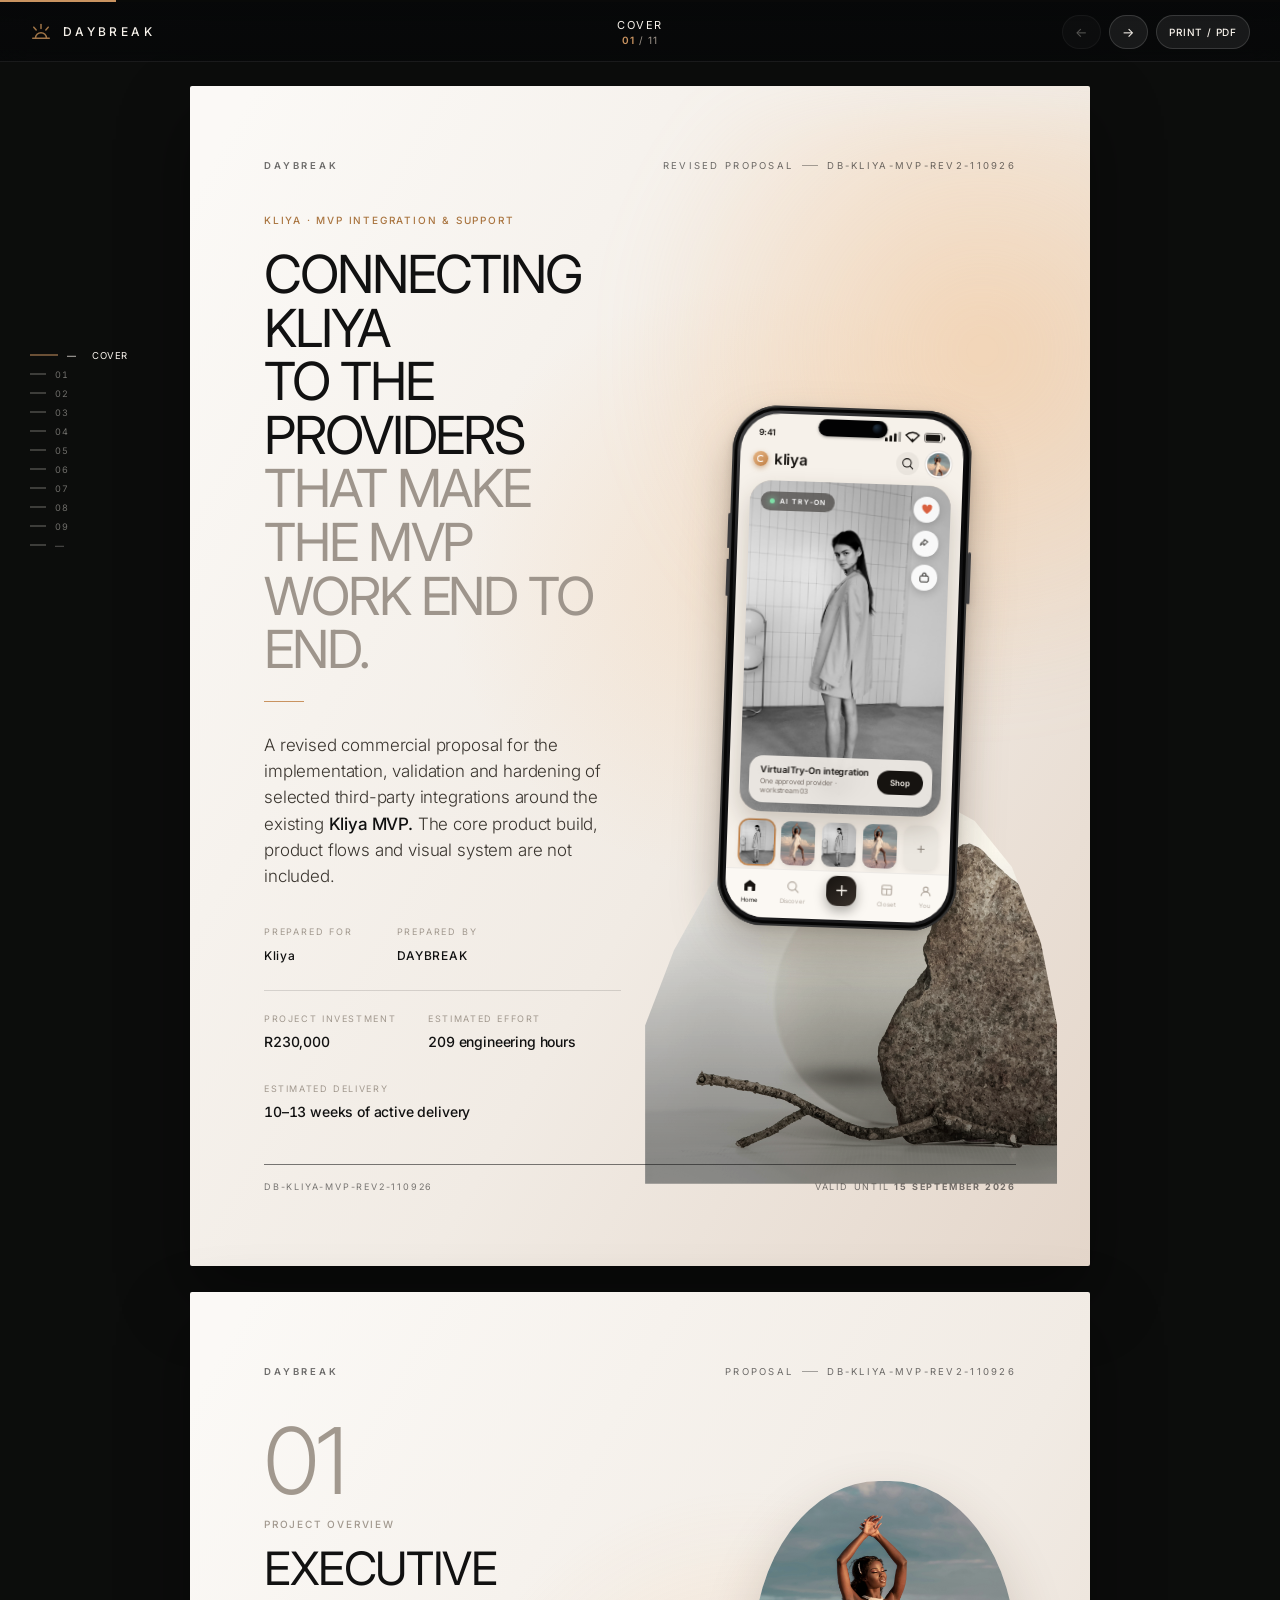
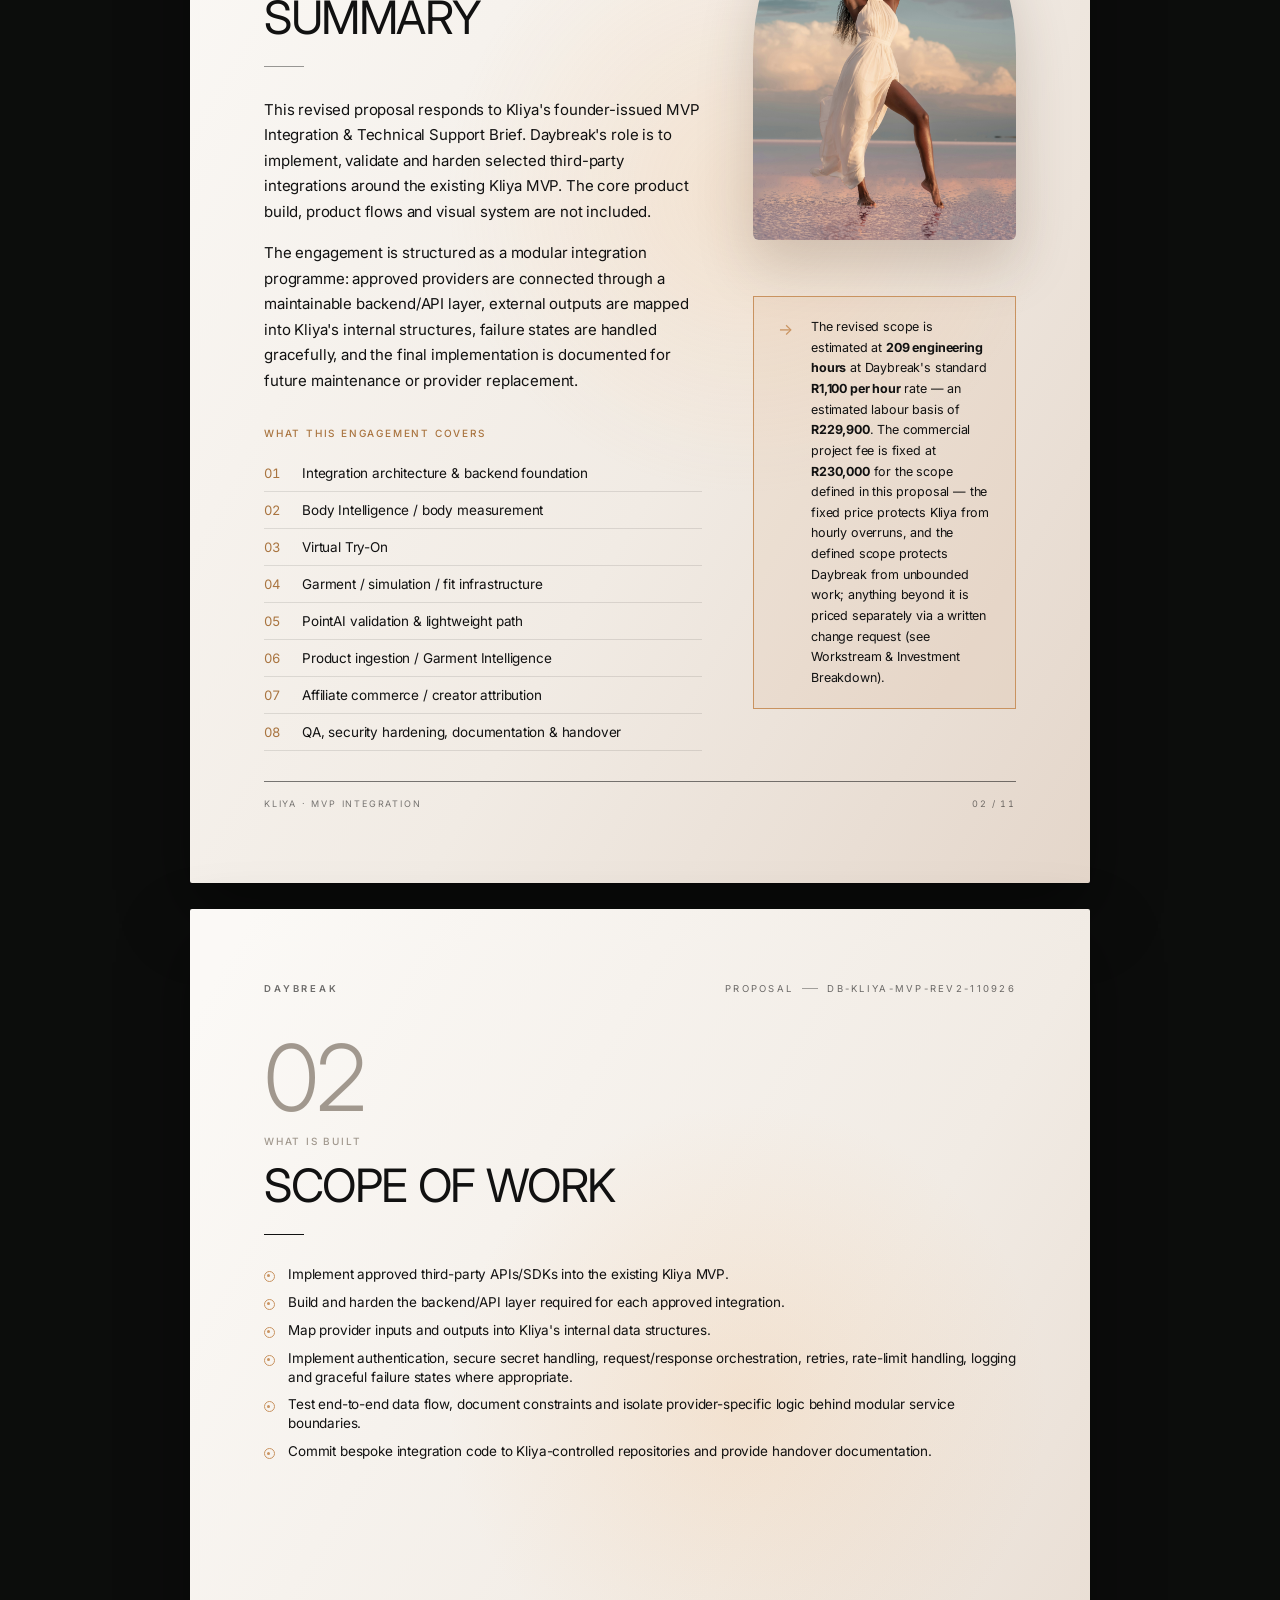
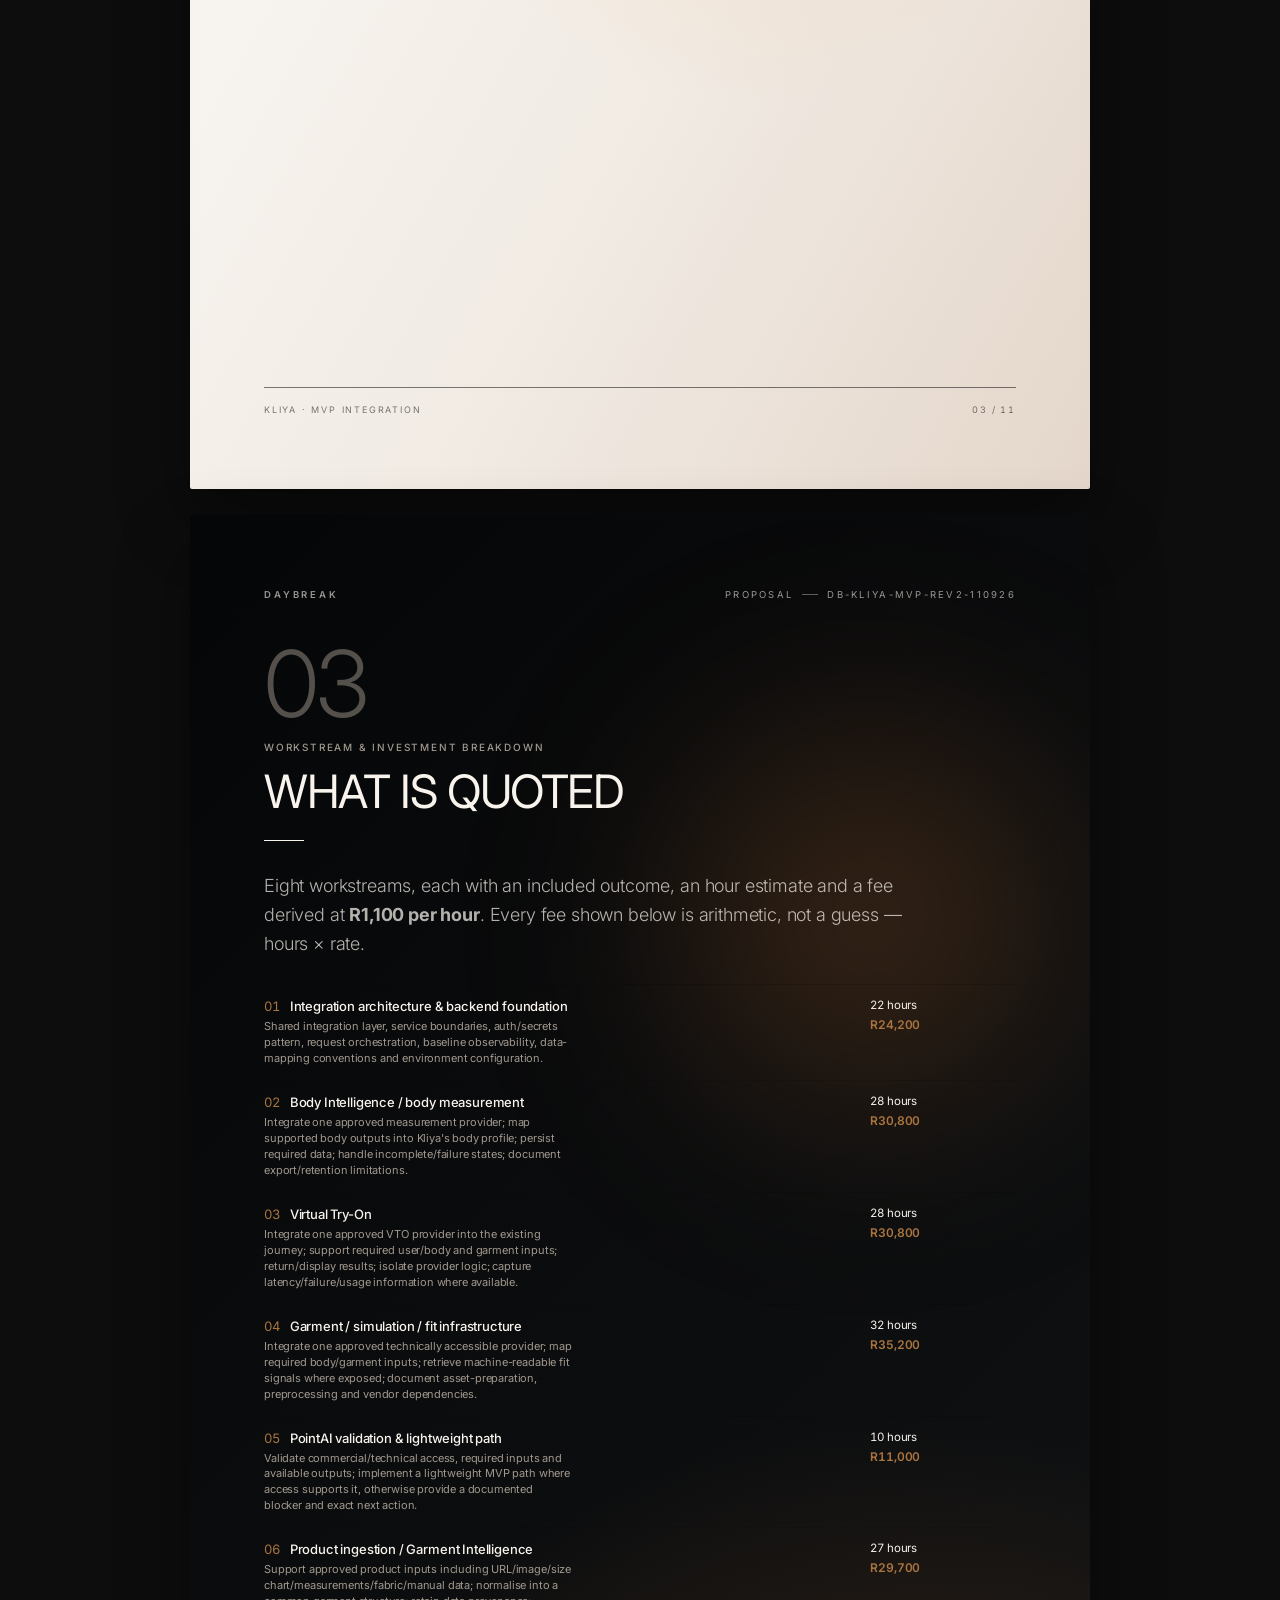
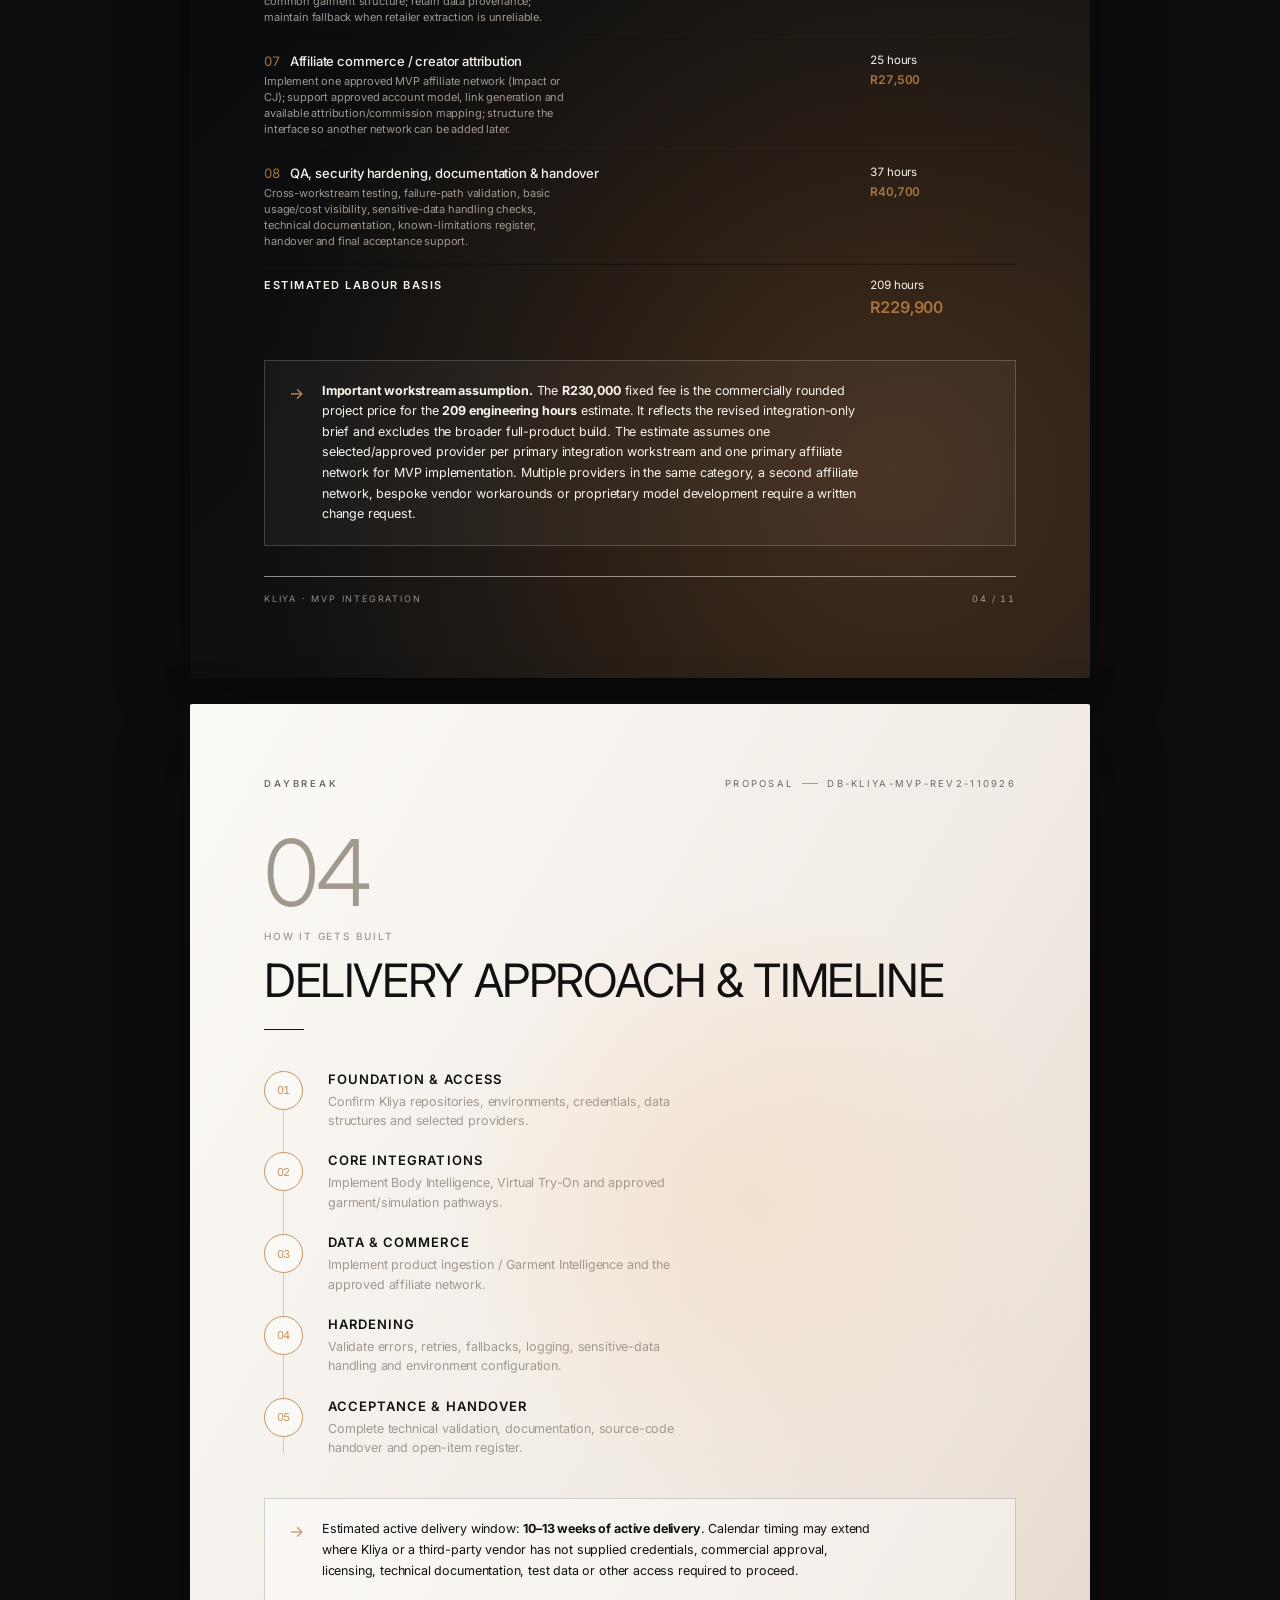
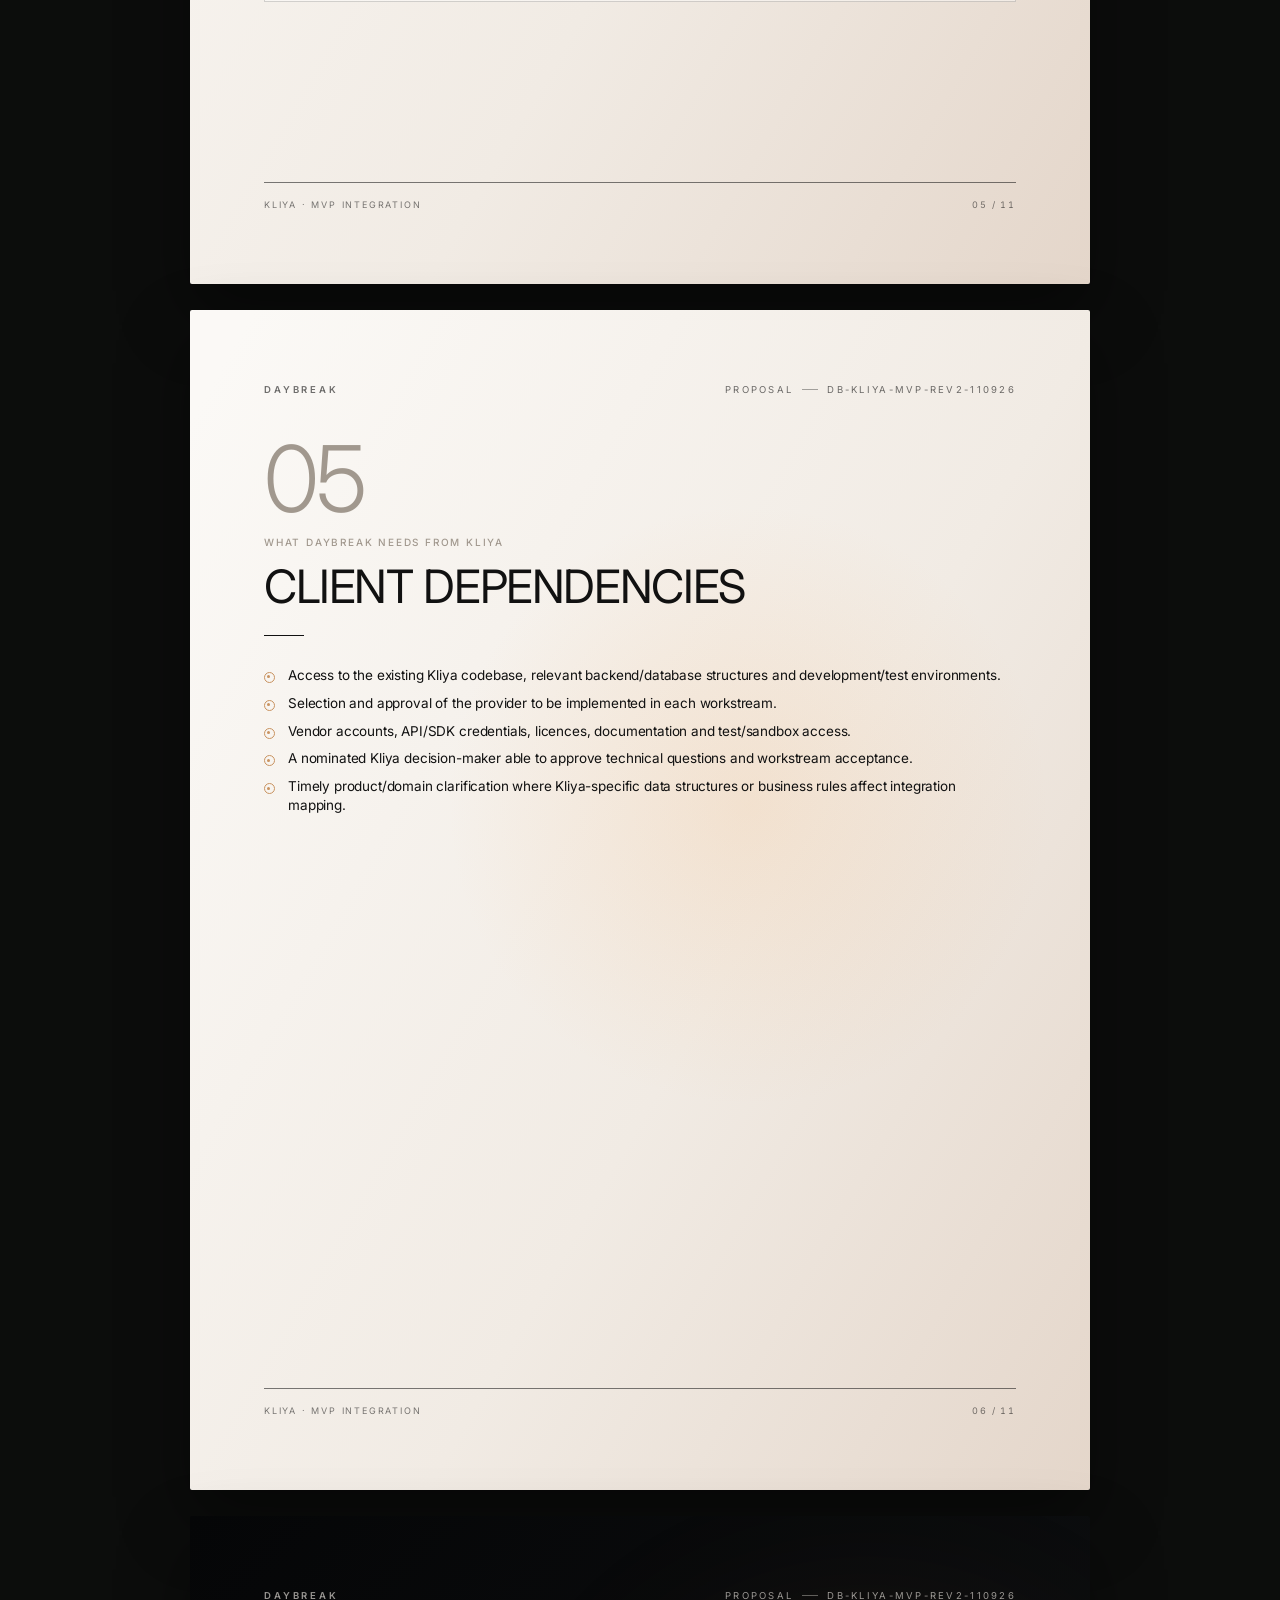
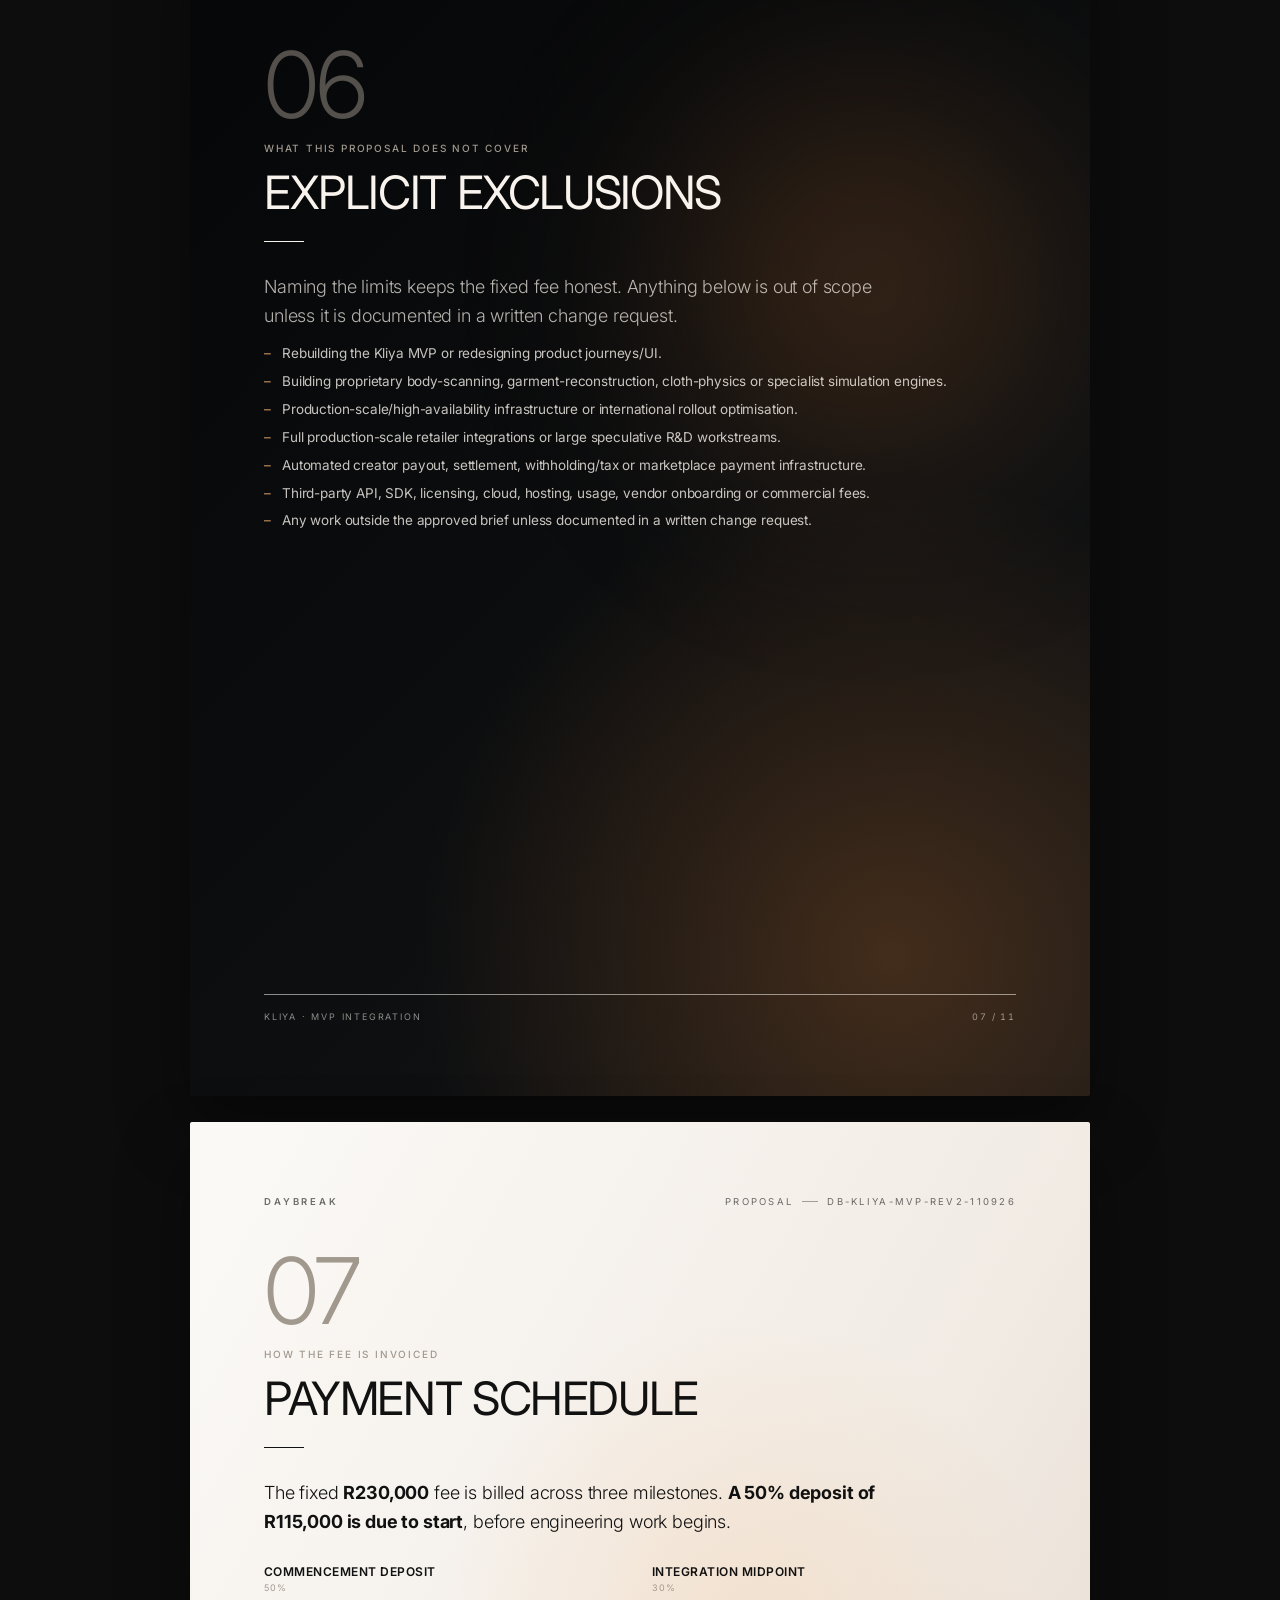
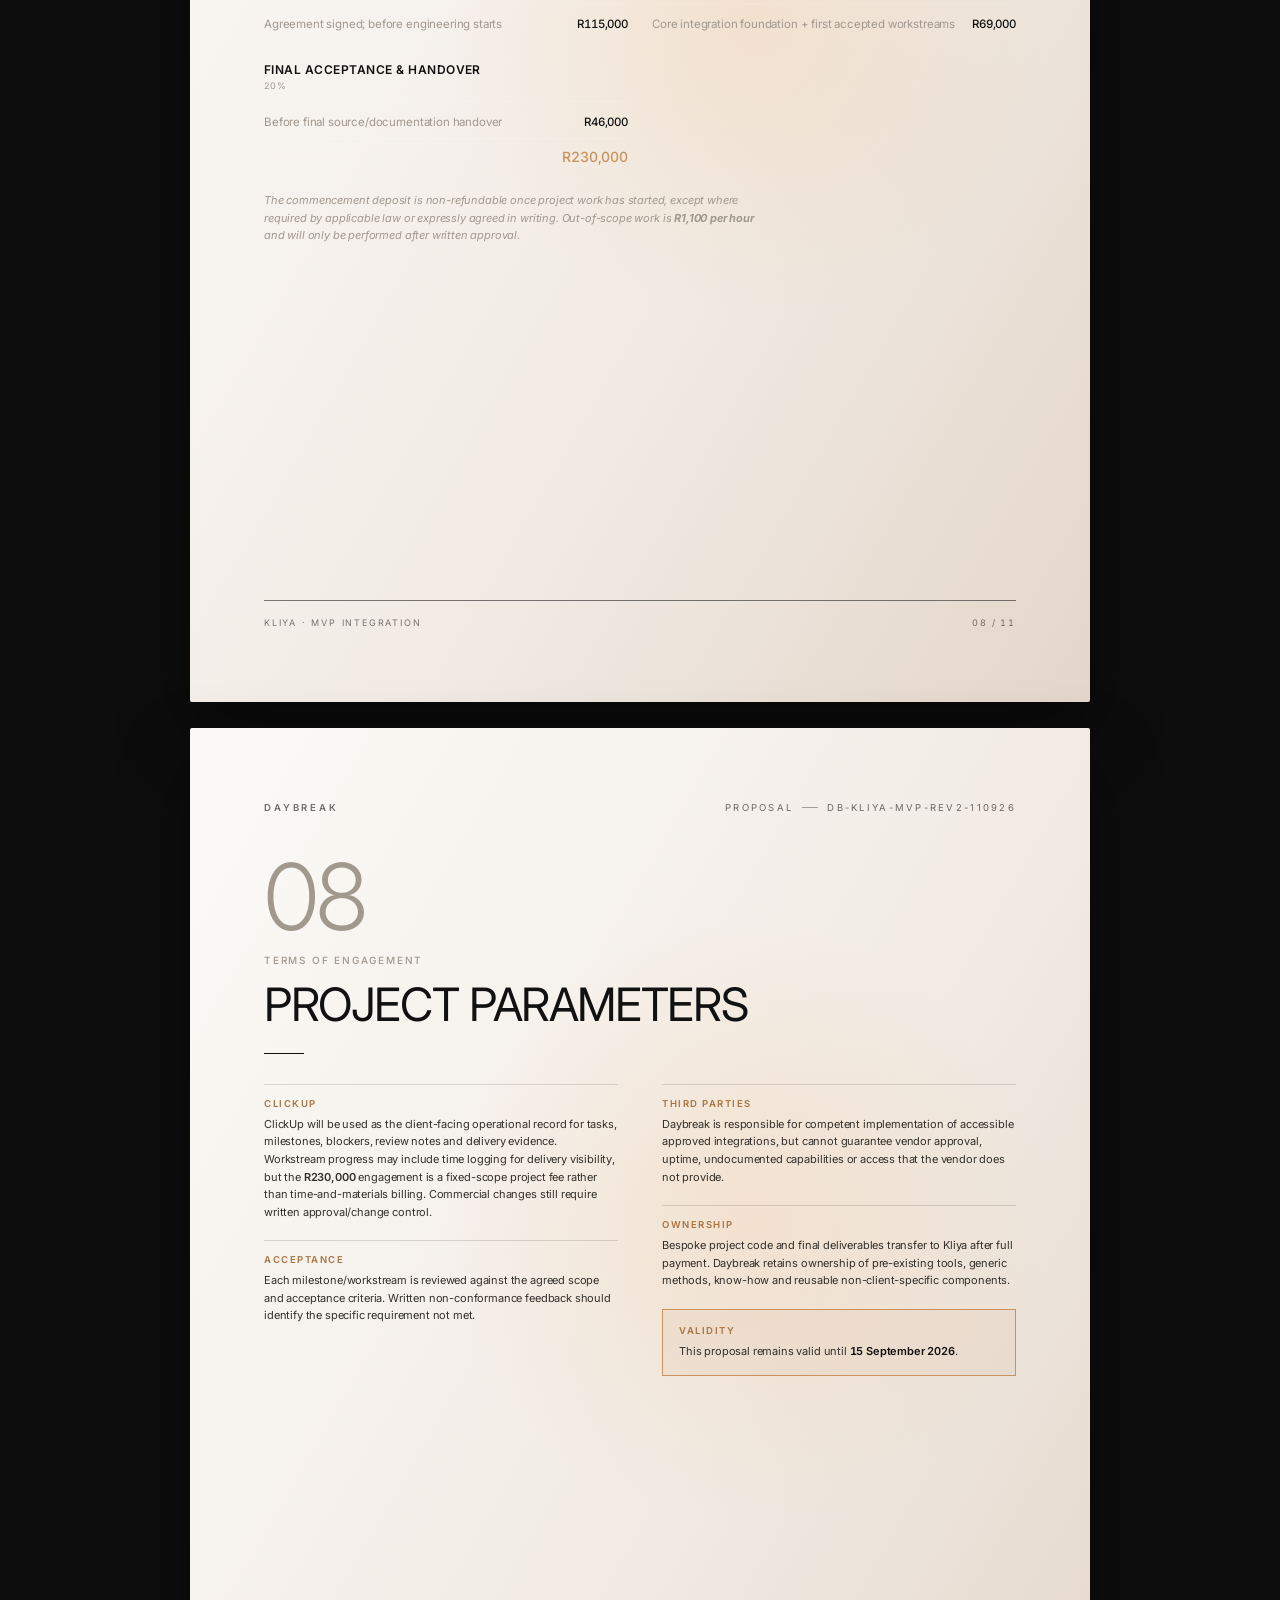
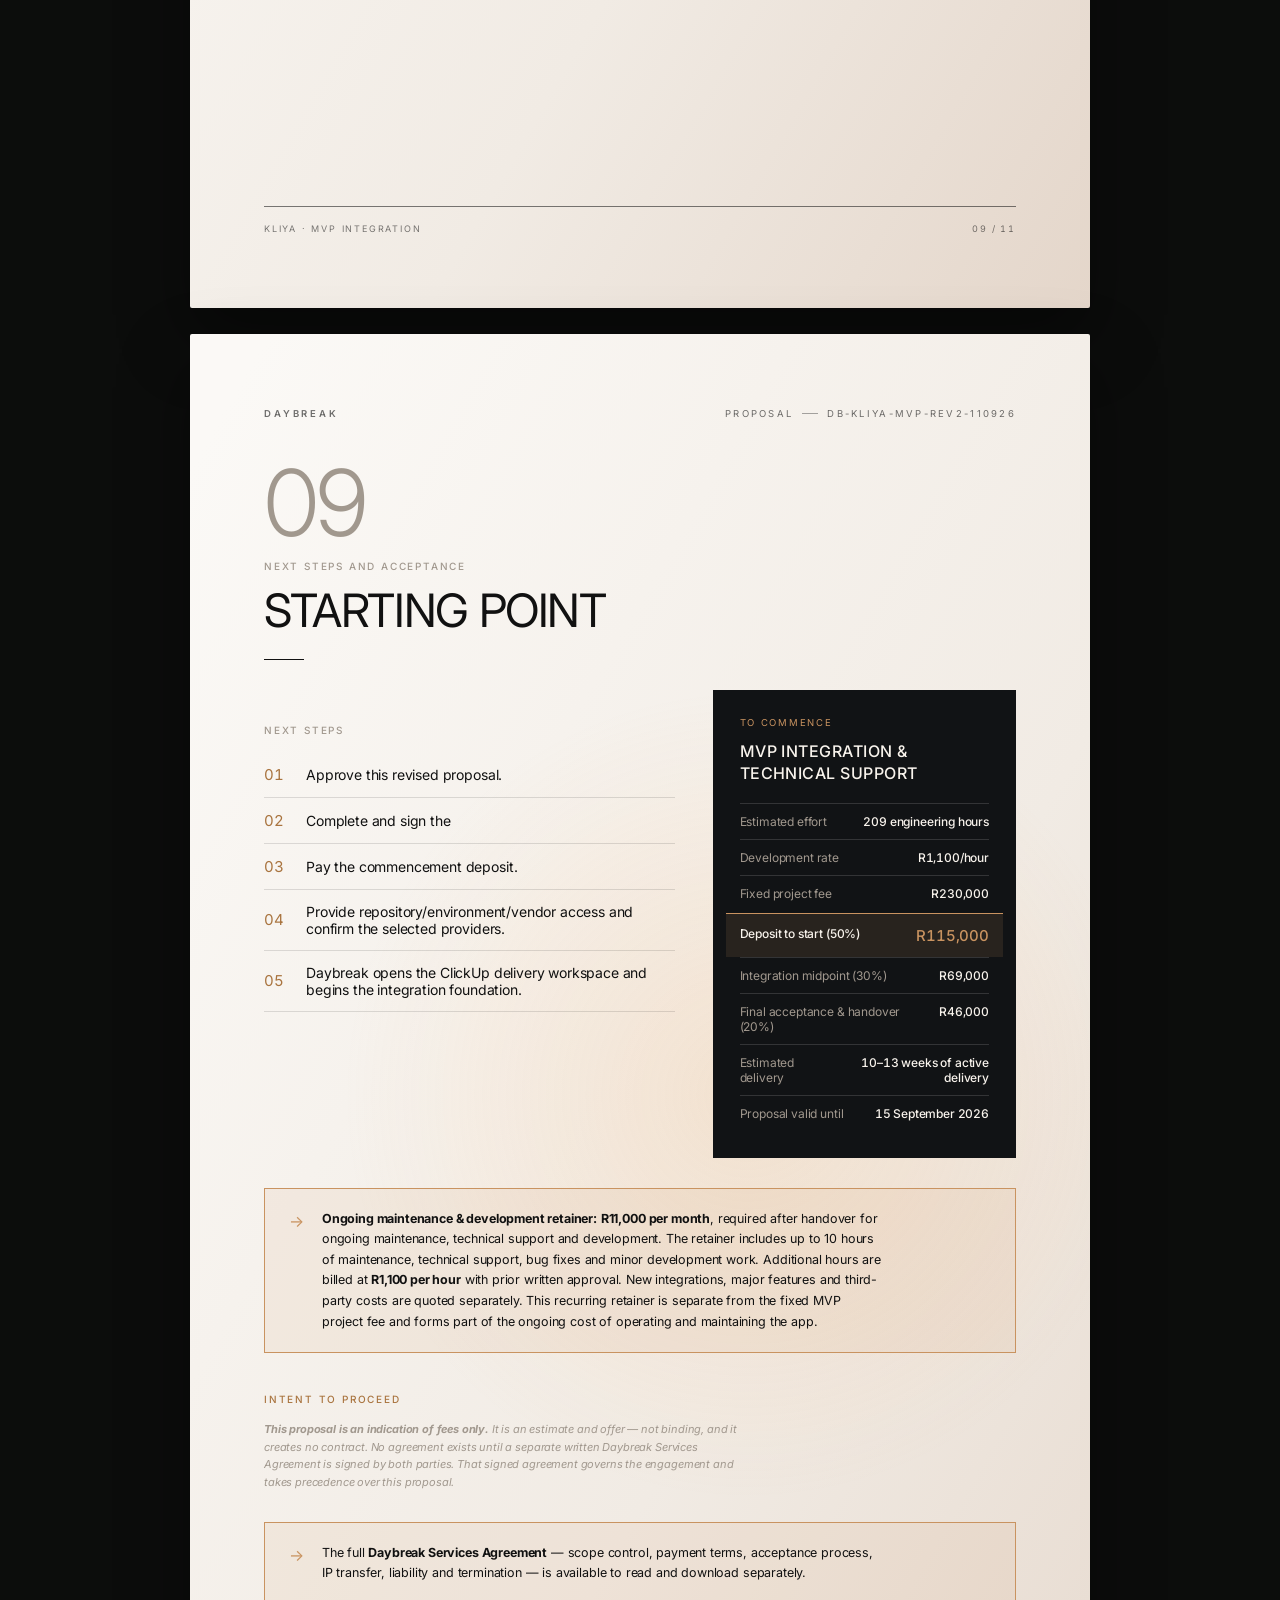
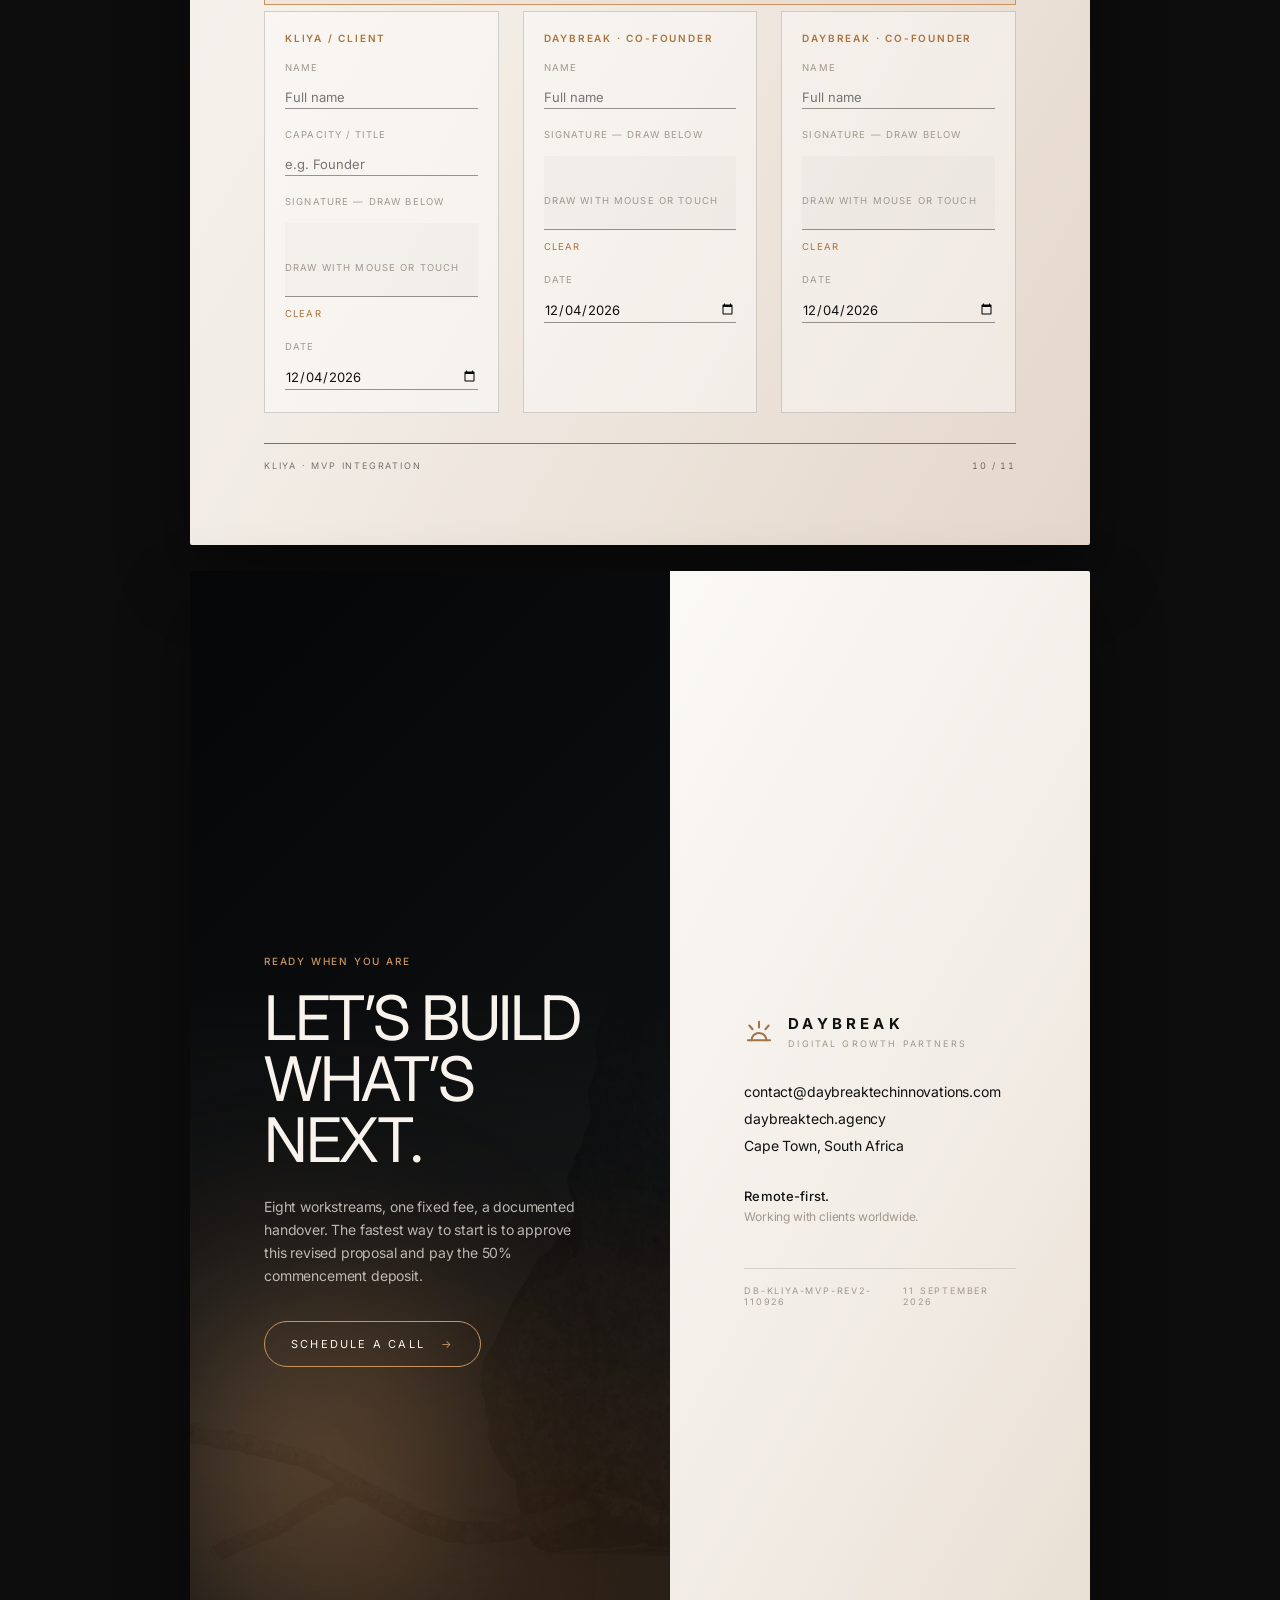
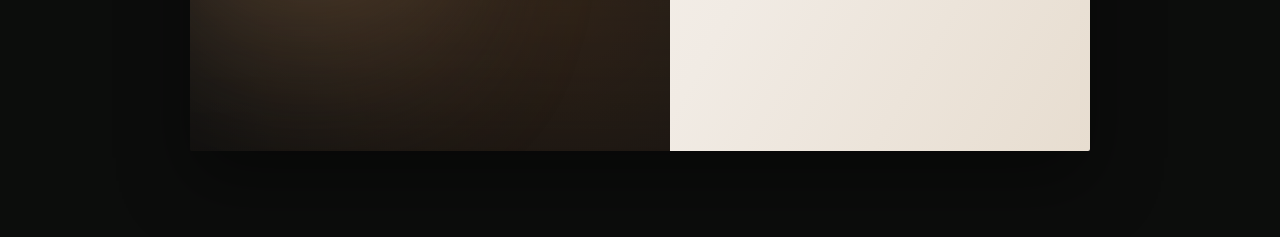
<file: index.html>
<!doctype html>
<html lang="en">
  <head>
    <meta charset="utf-8" />
    <meta name="viewport" content="width=device-width, initial-scale=1" />
    <title>Daybreak — Kliya MVP Integration &amp; Technical Support Proposal</title>
    <meta
      name="description"
      content="Daybreak revised commercial proposal for Kliya — MVP Integration &amp; Technical Support, a fixed-fee integration programme at R230,000."
    />
    <link rel="preconnect" href="https://fonts.googleapis.com" />
    <link rel="preconnect" href="https://fonts.gstatic.com" crossorigin />
    <link
      href="https://fonts.googleapis.com/css2?family=Inter:wght@300;400;500;600&display=swap"
      rel="stylesheet"
    />
    <link rel="stylesheet" href="styles.css" />
  </head>
  <body>
    <!-- fixed chrome -->
    <div class="progress" aria-hidden="true">
      <span id="progressFill"></span>
    </div>

    <header class="topbar">
      <a class="tb-brand" href="#page-1" aria-label="Daybreak — go to cover">
        <svg class="brand-sun" viewBox="0 0 32 26" fill="none" aria-hidden="true">
          <path d="M8 22 A8 8 0 0 1 24 22" stroke="currentColor" stroke-width="2.2" stroke-linecap="round" />
          <line x1="4" y1="22" x2="28" y2="22" stroke="currentColor" stroke-width="2.2" stroke-linecap="round" />
          <line x1="16" y1="2" x2="16" y2="8" stroke="currentColor" stroke-width="2.2" stroke-linecap="round" />
          <line x1="5.5" y1="6" x2="9" y2="10" stroke="currentColor" stroke-width="2.2" stroke-linecap="round" />
          <line x1="26.5" y1="6" x2="23" y2="10" stroke="currentColor" stroke-width="2.2" stroke-linecap="round" />
        </svg>
        <span>DAYBREAK</span>
      </a>
      <div class="tb-center">
        <span class="tb-title" id="tbTitle">Cover</span>
        <span class="tb-count"
          ><b id="countCurrent">01</b> / <span id="countTotal">11</span></span
        >
      </div>
      <div class="tb-actions">
        <button class="tb-btn" id="prevPage" aria-label="Previous page">
          ←
        </button>
        <button class="tb-btn" id="nextPage" aria-label="Next page">→</button>
        <button
          class="tb-btn tb-print"
          id="printBtn"
          aria-label="Print or export to PDF"
        >
          <span>PRINT / PDF</span>
        </button>
      </div>
    </header>

    <nav class="sidenav" id="sidenav" aria-label="Proposal contents"></nav>

    <main class="pages" id="pages">
      <!-- 01 · COVER -->
      <article
        class="proposal-page page-light cover"
        id="page-1"
        data-title="Cover"
      >
        <div class="cover-glow" aria-hidden="true"></div>
        <header class="page-head">
          <span class="page-brand">DAYBREAK</span>
          <span class="page-tag"
            >REVISED PROPOSAL<i></i
            ><span data-fill="doc-ref">DB-KLIYA-MVP-REV2-110926</span></span
          >
        </header>

        <div class="cover-grid">
          <div class="cover-inner">
            <p class="eyebrow gold">KLIYA · MVP INTEGRATION &amp; SUPPORT</p>
            <h1 class="cover-title">
              <span>Connecting Kliya</span>
              <span>to the providers</span>
              <span class="muted">that make the MVP</span>
              <span class="muted">work end to end.</span>
            </h1>
            <span class="rule"></span>
            <p class="cover-lead">
              A revised commercial proposal for the implementation,
              validation and hardening of selected third-party integrations
              around the existing
              <strong>Kliya MVP.</strong> The core product build, product
              flows and visual system are not included.
            </p>
            <div class="prepared">
              <div>
                <span>PREPARED FOR</span
                ><b data-fill="client-name">Kliya</b>
              </div>
              <div><span>PREPARED BY</span><b>DAYBREAK</b></div>
            </div>
            <div class="cover-stats">
              <div>
                <span>PROJECT INVESTMENT</span
                ><b data-fill="fixed-fee">R230,000</b>
              </div>
              <div>
                <span>ESTIMATED EFFORT</span
                ><b data-fill="total-hours-long">209 engineering hours</b>
              </div>
              <div>
                <span>ESTIMATED DELIVERY</span
                ><b data-fill="delivery-window">10–13 weeks of active delivery</b>
              </div>
            </div>
          </div>

          <div class="cover-stage" aria-hidden="true">
            <div class="editorial-rock"></div>
            <div class="phone-shadow"></div>
            <div
              class="device device-cover"
              aria-label="Kliya fit-intelligence app interface"
            >
              <div class="device-frame">
                <div class="device-notch"></div>
                <div class="device-screen klear">
                  <div class="k-status">
                    <span class="k-time">9:41</span>
                    <span class="k-sys">
                      <svg viewBox="0 0 18 12" width="16">
                        <rect x="0" y="7" width="3" height="5" rx="1" />
                        <rect x="5" y="4.5" width="3" height="7.5" rx="1" />
                        <rect x="10" y="2" width="3" height="10" rx="1" />
                        <rect
                          x="15"
                          y="0"
                          width="3"
                          height="12"
                          rx="1"
                          opacity=".35"
                        />
                      </svg>
                      <svg viewBox="0 0 16 12" width="15">
                        <path
                          d="M8 11.2 1 4.2a9.9 9.9 0 0 1 14 0Z"
                          fill="none"
                          stroke="currentColor"
                          stroke-width="1.4"
                        />
                        <circle cx="8" cy="9.5" r="1.4" />
                      </svg>
                      <svg viewBox="0 0 26 12" width="22">
                        <rect
                          x="0.6"
                          y="0.6"
                          width="21"
                          height="10.8"
                          rx="3"
                          fill="none"
                          stroke="currentColor"
                          stroke-width="1.1"
                          opacity=".55"
                        />
                        <rect x="2" y="2" width="17" height="8" rx="1.6" />
                        <rect x="23" y="4" width="2" height="4" rx="1" />
                      </svg>
                    </span>
                  </div>
                  <div class="k-header">
                    <div class="k-brand">
                      <span class="k-logo"></span
                      ><span class="k-word">kliya</span>
                    </div>
                    <div class="k-tools">
                      <span class="k-icon-btn"
                        ><svg viewBox="0 0 20 20" width="13">
                          <circle
                            cx="9"
                            cy="9"
                            r="6.5"
                            fill="none"
                            stroke="currentColor"
                            stroke-width="1.6"
                          />
                          <line
                            x1="14"
                            y1="14"
                            x2="18"
                            y2="18"
                            stroke="currentColor"
                            stroke-width="1.6"
                            stroke-linecap="round"
                          /></svg
                      ></span>
                      <span class="k-avatar"></span>
                    </div>
                  </div>
                  <div class="k-hero">
                    <img
                      src="assets/model-blazer.jpg"
                      alt="Fashion model previewed with Kliya virtual try-on"
                    />
                    <span class="k-badge"><i></i>AI TRY-ON</span>
                    <div class="k-side">
                      <button class="k-fab k-fab-like">
                        <svg viewBox="0 0 20 20" width="13">
                          <path
                            d="M10 17S2.5 12.3 2.5 7.3A3.8 3.8 0 0 1 10 5.7 3.8 3.8 0 0 1 17.5 7.3C17.5 12.3 10 17 10 17Z"
                          />
                        </svg>
                      </button>
                      <button class="k-fab">
                        <svg viewBox="0 0 20 20" width="12">
                          <path
                            d="M14 6.5 8 3v3.2C4 6.6 2 9.4 2 13c1.8-2.4 3.8-3.3 6-3.3v3.1Z"
                            fill="none"
                            stroke="currentColor"
                            stroke-width="1.5"
                            stroke-linejoin="round"
                          />
                        </svg>
                      </button>
                      <button class="k-fab">
                        <svg viewBox="0 0 20 20" width="12">
                          <rect
                            x="3"
                            y="7"
                            width="14"
                            height="10"
                            rx="2"
                            fill="none"
                            stroke="currentColor"
                            stroke-width="1.5"
                          />
                          <path
                            d="M7 7V5a3 3 0 0 1 6 0v2"
                            fill="none"
                            stroke="currentColor"
                            stroke-width="1.5"
                          />
                        </svg>
                      </button>
                    </div>
                    <div class="k-card">
                      <div class="k-card-info">
                        <strong>Virtual Try-On integration</strong
                        ><span>One approved provider · workstream 03</span>
                      </div>
                      <button class="k-shop">Shop</button>
                    </div>
                  </div>
                  <div class="k-rail">
                    <span class="active"
                      ><img src="assets/model-blazer.jpg" alt=""
                    /></span>
                    <span><img src="assets/model-beige.jpg" alt="" /></span>
                    <span><img src="assets/model-blazer.jpg" alt="" /></span>
                    <span><img src="assets/model-beige.jpg" alt="" /></span>
                    <span class="k-add">+</span>
                  </div>
                  <nav class="k-nav">
                    <span class="active"
                      ><svg viewBox="0 0 22 22" width="15">
                        <path
                          d="M3 9 11 3l8 6v9a1 1 0 0 1-1 1h-4v-6H8v6H4a1 1 0 0 1-1-1Z"
                        /></svg
                      ><i>Home</i></span
                    >
                    <span
                      ><svg viewBox="0 0 22 22" width="15">
                        <circle
                          cx="10"
                          cy="10"
                          r="6.2"
                          fill="none"
                          stroke="currentColor"
                          stroke-width="1.7"
                        />
                        <line
                          x1="14.5"
                          y1="14.5"
                          x2="19"
                          y2="19"
                          stroke="currentColor"
                          stroke-width="1.7"
                          stroke-linecap="round"
                        /></svg
                      ><i>Discover</i></span
                    >
                    <span class="k-create"
                      ><svg viewBox="0 0 22 22" width="15">
                        <line
                          x1="11"
                          y1="4"
                          x2="11"
                          y2="18"
                          stroke="currentColor"
                          stroke-width="2"
                          stroke-linecap="round"
                        />
                        <line
                          x1="4"
                          y1="11"
                          x2="18"
                          y2="11"
                          stroke="currentColor"
                          stroke-width="2"
                          stroke-linecap="round"
                        /></svg
                    ></span>
                    <span
                      ><svg viewBox="0 0 22 22" width="15">
                        <rect
                          x="4"
                          y="4"
                          width="14"
                          height="14"
                          rx="2"
                          fill="none"
                          stroke="currentColor"
                          stroke-width="1.7"
                        />
                        <line
                          x1="4"
                          y1="9.5"
                          x2="18"
                          y2="9.5"
                          stroke="currentColor"
                          stroke-width="1.5"
                        />
                        <line
                          x1="11"
                          y1="9.5"
                          x2="11"
                          y2="18"
                          stroke="currentColor"
                          stroke-width="1.5"
                        /></svg
                      ><i>Closet</i></span
                    >
                    <span
                      ><svg viewBox="0 0 22 22" width="15">
                        <circle
                          cx="11"
                          cy="8"
                          r="3.4"
                          fill="none"
                          stroke="currentColor"
                          stroke-width="1.7"
                        />
                        <path
                          d="M4.5 18a6.5 6.5 0 0 1 13 0"
                          fill="none"
                          stroke="currentColor"
                          stroke-width="1.7"
                        /></svg
                      ><i>You</i></span
                    >
                  </nav>
                </div>
              </div>
            </div>
          </div>
        </div>

        <footer class="page-foot">
          <span data-fill="doc-ref">DB-KLIYA-MVP-REV2-110926</span>
          <span>VALID UNTIL <b data-fill="valid-until">—</b></span>
        </footer>
      </article>

      <!-- 02 · EXECUTIVE SUMMARY -->
      <article
        class="proposal-page page-light"
        id="page-2"
        data-title="Executive Summary"
        data-num="01"
      >
        <header class="page-head">
          <span class="page-brand">DAYBREAK</span
          ><span class="page-tag"
            >PROPOSAL<i></i><span data-fill="doc-ref">DB-KLIYA-MVP-REV2-110926</span></span
          >
        </header>
        <div class="page-inner vision-grid">
          <div>
            <span class="sec-num">01</span>
            <p class="eyebrow">PROJECT OVERVIEW</p>
            <h2 class="title">Executive Summary</h2>
            <span class="rule"></span>
            <div class="prose measure">
              <p>
                This revised proposal responds to Kliya's founder-issued MVP
                Integration &amp; Technical Support Brief. Daybreak's role is
                to implement, validate and harden selected third-party
                integrations around the existing Kliya MVP. The core product
                build, product flows and visual system are not included.
              </p>
              <p>
                The engagement is structured as a modular integration
                programme: approved providers are connected through a
                maintainable backend/API layer, external outputs are mapped
                into Kliya's internal structures, failure states are handled
                gracefully, and the final implementation is documented for
                future maintenance or provider replacement.
              </p>
            </div>
            <p class="eyebrow gold spaced">WHAT THIS ENGAGEMENT COVERS</p>
            <ol class="numlist">
              <li><span>01</span>Integration architecture &amp; backend foundation</li>
              <li><span>02</span>Body Intelligence / body measurement</li>
              <li><span>03</span>Virtual Try-On</li>
              <li><span>04</span>Garment / simulation / fit infrastructure</li>
              <li><span>05</span>PointAI validation &amp; lightweight path</li>
              <li><span>06</span>Product ingestion / Garment Intelligence</li>
              <li><span>07</span>Affiliate commerce / creator attribution</li>
              <li><span>08</span>QA, security hardening, documentation &amp; handover</li>
            </ol>
          </div>
          <div class="vision-side">
            <div class="arched-image tall" aria-hidden="true">
              <img src="assets/model-beige.jpg" alt="" />
            </div>
            <div class="callout emphasis">
              <span class="co-mark">→</span>
              <p>
                The revised scope is estimated at
                <b data-fill="total-hours-long">209 engineering hours</b> at
                Daybreak's standard <b data-fill="build-rate">R1,100/hour</b>
                rate — an estimated labour basis of
                <b data-fill="labour-basis">R229,900</b>. The commercial
                project fee is fixed at
                <b data-fill="fixed-fee">R230,000</b> for the scope defined
                in this proposal — the fixed price protects Kliya from
                hourly overruns, and the defined scope protects Daybreak from
                unbounded work; anything beyond it is priced separately via a
                written change request (see Workstream &amp; Investment
                Breakdown).
              </p>
            </div>
          </div>
        </div>
        <footer class="page-foot">
          <span>KLIYA · MVP INTEGRATION</span
          ><span class="page-num">02 / 11</span>
        </footer>
      </article>

      <!-- 03 · SCOPE OF WORK -->
      <article
        class="proposal-page page-light"
        id="page-3"
        data-title="Scope of Work"
        data-num="02"
      >
        <header class="page-head">
          <span class="page-brand">DAYBREAK</span
          ><span class="page-tag"
            >PROPOSAL<i></i><span data-fill="doc-ref">DB-KLIYA-MVP-REV2-110926</span></span
          >
        </header>
        <div class="page-inner">
          <span class="sec-num">02</span>
          <p class="eyebrow">WHAT IS BUILT</p>
          <h2 class="title">Scope of Work</h2>
          <span class="rule"></span>
          <ul class="ticklist">
            <li>
              Implement approved third-party APIs/SDKs into the existing
              Kliya MVP.
            </li>
            <li>
              Build and harden the backend/API layer required for each
              approved integration.
            </li>
            <li>
              Map provider inputs and outputs into Kliya's internal data
              structures.
            </li>
            <li>
              Implement authentication, secure secret handling,
              request/response orchestration, retries, rate-limit handling,
              logging and graceful failure states where appropriate.
            </li>
            <li>
              Test end-to-end data flow, document constraints and isolate
              provider-specific logic behind modular service boundaries.
            </li>
            <li>
              Commit bespoke integration code to Kliya-controlled
              repositories and provide handover documentation.
            </li>
          </ul>
        </div>
        <footer class="page-foot">
          <span>KLIYA · MVP INTEGRATION</span
          ><span class="page-num">03 / 11</span>
        </footer>
      </article>

      <!-- 04 · WORKSTREAM & INVESTMENT BREAKDOWN -->
      <article
        class="proposal-page page-dark"
        id="page-4"
        data-title="Investment Breakdown"
        data-num="03"
      >
        <div class="dark-glow" aria-hidden="true"></div>
        <header class="page-head">
          <span class="page-brand">DAYBREAK</span
          ><span class="page-tag"
            >PROPOSAL<i></i><span data-fill="doc-ref">DB-KLIYA-MVP-REV2-110926</span></span
          >
        </header>
        <div class="page-inner">
          <span class="sec-num">03</span>
          <p class="eyebrow">WORKSTREAM &amp; INVESTMENT BREAKDOWN</p>
          <h2 class="title">What Is Quoted</h2>
          <span class="rule"></span>
          <p class="lead measure dim">
            Eight workstreams, each with an included outcome, an hour
            estimate and a fee derived at
            <b data-fill="build-rate">R1,100 per hour</b>. Every fee shown
            below is arithmetic, not a guess — hours × rate.
          </p>
          <div class="cost-list breakdown" data-lines="workstreams"></div>
          <div class="callout emphasis">
            <span class="co-mark">→</span>
            <p>
              <b>Important workstream assumption.</b> The
              <b data-fill="fixed-fee">R230,000</b> fixed fee is the
              commercially rounded project price for the
              <b data-fill="total-hours-long">209-hour</b> estimate. It
              reflects the revised integration-only brief and excludes the
              broader full-product build. The estimate assumes one
              selected/approved provider per primary integration workstream
              and one primary affiliate network for MVP implementation.
              Multiple providers in the same category, a second affiliate
              network, bespoke vendor workarounds or proprietary model
              development require a written change request.
            </p>
          </div>
        </div>
        <footer class="page-foot">
          <span>KLIYA · MVP INTEGRATION</span
          ><span class="page-num">04 / 11</span>
        </footer>
      </article>

      <!-- 05 · DELIVERY APPROACH & TIMELINE -->
      <article
        class="proposal-page page-light"
        id="page-5"
        data-title="Delivery Approach"
        data-num="04"
      >
        <header class="page-head">
          <span class="page-brand">DAYBREAK</span
          ><span class="page-tag"
            >PROPOSAL<i></i><span data-fill="doc-ref">DB-KLIYA-MVP-REV2-110926</span></span
          >
        </header>
        <div class="page-inner">
          <span class="sec-num">04</span>
          <p class="eyebrow">HOW IT GETS BUILT</p>
          <h2 class="title">Delivery Approach &amp; Timeline</h2>
          <span class="rule"></span>
          <ol class="vtimeline">
            <li>
              <span class="vt-num">01</span>
              <div>
                <strong>FOUNDATION &amp; ACCESS</strong>
                <p>
                  Confirm Kliya repositories, environments, credentials, data
                  structures and selected providers.
                </p>
              </div>
            </li>
            <li>
              <span class="vt-num">02</span>
              <div>
                <strong>CORE INTEGRATIONS</strong>
                <p>
                  Implement Body Intelligence, Virtual Try-On and approved
                  garment/simulation pathways.
                </p>
              </div>
            </li>
            <li>
              <span class="vt-num">03</span>
              <div>
                <strong>DATA &amp; COMMERCE</strong>
                <p>
                  Implement product ingestion / Garment Intelligence and the
                  approved affiliate network.
                </p>
              </div>
            </li>
            <li>
              <span class="vt-num">04</span>
              <div>
                <strong>HARDENING</strong>
                <p>
                  Validate errors, retries, fallbacks, logging, sensitive-data
                  handling and environment configuration.
                </p>
              </div>
            </li>
            <li>
              <span class="vt-num">05</span>
              <div>
                <strong>ACCEPTANCE &amp; HANDOVER</strong>
                <p>
                  Complete technical validation, documentation, source-code
                  handover and open-item register.
                </p>
              </div>
            </li>
          </ol>
          <div class="callout">
            <span class="co-mark">→</span>
            <p>
              Estimated active delivery window:
              <b data-fill="delivery-window">10–13 weeks of active delivery</b>.
              Calendar timing may extend where Kliya or a third-party vendor
              has not supplied credentials, commercial approval, licensing,
              technical documentation, test data or other access required to
              proceed.
            </p>
          </div>
        </div>
        <footer class="page-foot">
          <span>KLIYA · MVP INTEGRATION</span
          ><span class="page-num">05 / 11</span>
        </footer>
      </article>

      <!-- 06 · CLIENT DEPENDENCIES -->
      <article
        class="proposal-page page-light"
        id="page-6"
        data-title="Client Dependencies"
        data-num="05"
      >
        <header class="page-head">
          <span class="page-brand">DAYBREAK</span
          ><span class="page-tag"
            >PROPOSAL<i></i><span data-fill="doc-ref">DB-KLIYA-MVP-REV2-110926</span></span
          >
        </header>
        <div class="page-inner">
          <span class="sec-num">05</span>
          <p class="eyebrow">WHAT DAYBREAK NEEDS FROM KLIYA</p>
          <h2 class="title">Client Dependencies</h2>
          <span class="rule"></span>
          <ul class="ticklist">
            <li>
              Access to the existing Kliya codebase, relevant
              backend/database structures and development/test environments.
            </li>
            <li>
              Selection and approval of the provider to be implemented in
              each workstream.
            </li>
            <li>
              Vendor accounts, API/SDK credentials, licences, documentation
              and test/sandbox access.
            </li>
            <li>
              A nominated Kliya decision-maker able to approve technical
              questions and workstream acceptance.
            </li>
            <li>
              Timely product/domain clarification where Kliya-specific data
              structures or business rules affect integration mapping.
            </li>
          </ul>
        </div>
        <footer class="page-foot">
          <span>KLIYA · MVP INTEGRATION</span
          ><span class="page-num">06 / 11</span>
        </footer>
      </article>

      <!-- 07 · EXPLICIT EXCLUSIONS -->
      <article
        class="proposal-page page-dark"
        id="page-7"
        data-title="Exclusions"
        data-num="06"
      >
        <div class="dark-glow" aria-hidden="true"></div>
        <header class="page-head">
          <span class="page-brand">DAYBREAK</span
          ><span class="page-tag"
            >PROPOSAL<i></i><span data-fill="doc-ref">DB-KLIYA-MVP-REV2-110926</span></span
          >
        </header>
        <div class="page-inner">
          <span class="sec-num">06</span>
          <p class="eyebrow">WHAT THIS PROPOSAL DOES NOT COVER</p>
          <h2 class="title">Explicit Exclusions</h2>
          <span class="rule"></span>
          <p class="lead measure dim">
            Naming the limits keeps the fixed fee honest. Anything below is
            out of scope unless it is documented in a written change
            request.
          </p>
          <ul class="ticklist dim dash">
            <li>Rebuilding the Kliya MVP or redesigning product journeys/UI.</li>
            <li>
              Building proprietary body-scanning, garment-reconstruction,
              cloth-physics or specialist simulation engines.
            </li>
            <li>
              Production-scale/high-availability infrastructure or
              international rollout optimisation.
            </li>
            <li>
              Full production-scale retailer integrations or large
              speculative R&amp;D workstreams.
            </li>
            <li>
              Automated creator payout, settlement, withholding/tax or
              marketplace payment infrastructure.
            </li>
            <li>
              Third-party API, SDK, licensing, cloud, hosting, usage, vendor
              onboarding or commercial fees.
            </li>
            <li>Any work outside the approved brief unless documented in a written change request.</li>
          </ul>
        </div>
        <footer class="page-foot">
          <span>KLIYA · MVP INTEGRATION</span
          ><span class="page-num">07 / 11</span>
        </footer>
      </article>

      <!-- 08 · PAYMENT SCHEDULE -->
      <article
        class="proposal-page page-light"
        id="page-8"
        data-title="Payment Schedule"
        data-num="07"
      >
        <header class="page-head">
          <span class="page-brand">DAYBREAK</span
          ><span class="page-tag"
            >PROPOSAL<i></i><span data-fill="doc-ref">DB-KLIYA-MVP-REV2-110926</span></span
          >
        </header>
        <div class="page-inner">
          <span class="sec-num">07</span>
          <p class="eyebrow">HOW THE FEE IS INVOICED</p>
          <h2 class="title">Payment Schedule</h2>
          <span class="rule"></span>
          <p class="lead measure">
            The fixed <b data-fill="fixed-fee">R230,000</b> fee is billed
            across three milestones.
            <b
              >A 50% deposit of <span data-fill="deposit-amount">R115,000</span>
              is due to start</b
            >, before engineering work begins.
          </p>

          <div class="ti-block">
            <div class="ti-growth stack">
              <div class="ti-stage">
                <div class="ti-stage-head">
                  <span class="ti-stage-name">COMMENCEMENT DEPOSIT</span>
                  <span class="ti-stage-users">50%</span>
                </div>
                <div class="ti-stage-figures">
                  <div>
                    <span>Agreement signed; before engineering starts</span
                    ><b data-fill="deposit-amount">R115,000</b>
                  </div>
                </div>
              </div>
              <div class="ti-stage">
                <div class="ti-stage-head">
                  <span class="ti-stage-name">INTEGRATION MIDPOINT</span>
                  <span class="ti-stage-users">30%</span>
                </div>
                <div class="ti-stage-figures">
                  <div>
                    <span
                      >Core integration foundation + first accepted
                      workstreams</span
                    ><b data-fill="midpoint-amount">R69,000</b>
                  </div>
                </div>
              </div>
              <div class="ti-stage">
                <div class="ti-stage-head">
                  <span class="ti-stage-name">FINAL ACCEPTANCE &amp; HANDOVER</span>
                  <span class="ti-stage-users">20%</span>
                </div>
                <div class="ti-stage-figures">
                  <div>
                    <span>Before final source/documentation handover</span
                    ><b data-fill="final-amount">R46,000</b>
                  </div>
                  <div class="ti-stage-total">
                    <span>Total project fee</span
                    ><b data-fill="fixed-fee">R230,000</b>
                  </div>
                </div>
              </div>
            </div>
          </div>

          <p class="fineprint" style="margin-top: 20px">
            The commencement deposit is non-refundable once project work has
            started, except where required by applicable law or expressly
            agreed in writing. Out-of-scope work is
            <b data-fill="build-rate">R1,100 per hour</b> and will only be
            performed after written approval.
          </p>
        </div>
        <footer class="page-foot">
          <span>KLIYA · MVP INTEGRATION</span
          ><span class="page-num">08 / 11</span>
        </footer>
      </article>

      <!-- 09 · PROJECT PARAMETERS -->
      <article
        class="proposal-page page-light"
        id="page-9"
        data-title="Project Parameters"
        data-num="08"
      >
        <header class="page-head">
          <span class="page-brand">DAYBREAK</span
          ><span class="page-tag"
            >PROPOSAL<i></i><span data-fill="doc-ref">DB-KLIYA-MVP-REV2-110926</span></span
          >
        </header>
        <div class="page-inner">
          <span class="sec-num">08</span>
          <p class="eyebrow">TERMS OF ENGAGEMENT</p>
          <h2 class="title">Project Parameters</h2>
          <span class="rule"></span>
          <div class="terms-cols">
            <div class="term">
              <h5>CLICKUP</h5>
              <p>
                ClickUp will be used as the client-facing operational record
                for tasks, milestones, blockers, review notes and delivery
                evidence. Workstream progress may include time logging for
                delivery visibility, but the <b data-fill="fixed-fee">R230,000</b>
                engagement is a fixed-scope project fee rather than
                time-and-materials billing. Commercial changes still require
                written approval/change control.
              </p>
            </div>
            <div class="term">
              <h5>ACCEPTANCE</h5>
              <p>
                Each milestone/workstream is reviewed against the agreed
                scope and acceptance criteria. Written non-conformance
                feedback should identify the specific requirement not met.
              </p>
            </div>
            <div class="term">
              <h5>THIRD PARTIES</h5>
              <p>
                Daybreak is responsible for competent implementation of
                accessible approved integrations, but cannot guarantee vendor
                approval, uptime, undocumented capabilities or access that
                the vendor does not provide.
              </p>
            </div>
            <div class="term">
              <h5>OWNERSHIP</h5>
              <p>
                Bespoke project code and final deliverables transfer to
                Kliya after full payment. Daybreak retains ownership of
                pre-existing tools, generic methods, know-how and reusable
                non-client-specific components.
              </p>
            </div>
            <div class="term feature">
              <h5>VALIDITY</h5>
              <p>
                This proposal remains valid until
                <b data-fill="valid-until">15 September 2026</b>.
              </p>
            </div>
          </div>
        </div>
        <footer class="page-foot">
          <span>KLIYA · MVP INTEGRATION</span
          ><span class="page-num">09 / 11</span>
        </footer>
      </article>

      <!-- 10 · NEXT STEPS & ACCEPTANCE -->
      <article
        class="proposal-page page-light"
        id="page-10"
        data-title="Next Steps"
        data-num="09"
      >
        <header class="page-head">
          <span class="page-brand">DAYBREAK</span
          ><span class="page-tag"
            >PROPOSAL<i></i><span data-fill="doc-ref">DB-KLIYA-MVP-REV2-110926</span></span
          >
        </header>
        <div class="page-inner">
          <span class="sec-num">09</span>
          <p class="eyebrow">NEXT STEPS AND ACCEPTANCE</p>
          <h2 class="title">Starting Point</h2>
          <span class="rule"></span>
          <div class="split-scope">
            <div>
              <p class="eyebrow spaced">NEXT STEPS</p>
              <ol class="steps single">
                <li><span>01</span>Approve this revised proposal.</li>
                <li>
                  <span>02</span>Complete and sign the
                  <!-- <a href="agreement.html">Daybreak Services Agreement</a>. -->
                </li>
                <li><span>03</span>Pay the commencement deposit.</li>
                <li>
                  <span>04</span>Provide repository/environment/vendor access
                  and confirm the selected providers.
                </li>
                <li>
                  <span>05</span>Daybreak opens the ClickUp delivery
                  workspace and begins the integration foundation.
                </li>
              </ol>
            </div>
            <aside class="price-card solid">
              <span class="pc-label gold">TO COMMENCE</span>
              <span class="pc-title">MVP INTEGRATION &amp; TECHNICAL SUPPORT</span>
              <div class="pc-meta">
                <div>
                  <span>Estimated effort</span
                  ><b data-fill="total-hours-long">209 engineering hours</b>
                </div>
                <div>
                  <span>Development rate</span
                  ><b data-fill="build-rate-short">R1,100/hour</b>
                </div>
                <div>
                  <span>Fixed project fee</span
                  ><b data-fill="fixed-fee">R230,000</b>
                </div>
                <div class="pc-meta-total">
                  <span>Deposit to start (50%)</span
                  ><b data-fill="deposit-amount">R115,000</b>
                </div>
                <div>
                  <span>Integration midpoint (30%)</span
                  ><b data-fill="midpoint-amount">R69,000</b>
                </div>
                <div>
                  <span>Final acceptance &amp; handover (20%)</span
                  ><b data-fill="final-amount">R46,000</b>
                </div>
                <div>
                  <span>Estimated delivery</span
                  ><b data-fill="delivery-window">10–13 weeks</b>
                </div>
                <div>
                  <span>Proposal valid until</span
                  ><b data-fill="valid-until">—</b>
                </div>
              </div>
            </aside>
          </div>

          <div class="callout emphasis">
            <span class="co-mark">→</span>
            <p>
              <b>Ongoing maintenance &amp; development retainer:</b>
              <b>R11,000 per month</b>, required after handover for ongoing
              maintenance, technical support and development. The retainer
              includes up to 10 hours of maintenance,
              technical support, bug fixes and minor development work. Additional
              hours are billed at <b data-fill="build-rate">R1,100/hour</b> with
              prior written approval. New integrations, major features and
              third-party costs are quoted separately. This recurring retainer
              is separate from the fixed MVP project fee and forms part of the
              ongoing cost of operating and maintaining the app.
            </p>
          </div>

          <div class="accept">
            <p class="eyebrow gold spaced">INTENT TO PROCEED</p>
            <p class="fineprint" style="margin-top: 0">
              <b>This proposal is an indication of fees only.</b> It is an
              estimate and offer — not binding, and it creates no contract.
              No agreement exists until a separate written Daybreak Services
              Agreement is signed by both parties. That signed agreement
              governs the engagement and takes precedence over this
              proposal.
            </p>
            <div class="callout emphasis">
              <span class="co-mark">→</span>
              <p>
                The full <b>Daybreak Services Agreement</b> — scope control,
                payment terms, acceptance process, IP transfer, liability and
                termination — is available to read and download separately.
                <!-- <a href="agreement.html"><b>Open the Services Agreement →</b></a> -->
              </p>
            </div>
            <div class="sign-grid three">
              <div class="sign-block">
                <h5>KLIYA / CLIENT</h5>
                <div class="sig-line">
                  <span>Name</span><input type="text" placeholder="Full name" />
                </div>
                <div class="sig-line">
                  <span>Capacity / title</span
                  ><input type="text" placeholder="e.g. Founder" />
                </div>
                <div class="sig-line">
                  <span>Signature — draw below</span>
                  <div class="sig-pad-wrap">
                    <canvas class="sig-pad"></canvas>
                    <span class="sig-pad-hint">Draw with mouse or touch</span>
                  </div>
                  <button type="button" class="sig-clear">Clear</button>
                </div>
                <div class="sig-line"><span>Date</span><input type="date" /></div>
              </div>
              <div class="sign-block">
                <h5>DAYBREAK · CO-FOUNDER</h5>
                <div class="sig-line">
                  <span>Name</span><input type="text" placeholder="Full name" />
                </div>
                <div class="sig-line">
                  <span>Signature — draw below</span>
                  <div class="sig-pad-wrap">
                    <canvas class="sig-pad"></canvas>
                    <span class="sig-pad-hint">Draw with mouse or touch</span>
                  </div>
                  <button type="button" class="sig-clear">Clear</button>
                </div>
                <div class="sig-line"><span>Date</span><input type="date" /></div>
              </div>
              <div class="sign-block">
                <h5>DAYBREAK · CO-FOUNDER</h5>
                <div class="sig-line">
                  <span>Name</span><input type="text" placeholder="Full name" />
                </div>
                <div class="sig-line">
                  <span>Signature — draw below</span>
                  <div class="sig-pad-wrap">
                    <canvas class="sig-pad"></canvas>
                    <span class="sig-pad-hint">Draw with mouse or touch</span>
                  </div>
                  <button type="button" class="sig-clear">Clear</button>
                </div>
                <div class="sig-line"><span>Date</span><input type="date" /></div>
              </div>
            </div>
          </div>
        </div>
        <footer class="page-foot">
          <span>KLIYA · MVP INTEGRATION</span
          ><span class="page-num">10 / 11</span>
        </footer>
      </article>

      <!-- 11 · CLOSING -->
      <article
        class="proposal-page page-split"
        id="page-11"
        data-title="Closing"
      >
        <div class="split-dark">
          <div class="split-glow" aria-hidden="true"></div>
          <p class="eyebrow gold">READY WHEN YOU ARE</p>
          <h2 class="contact-title">LET’S BUILD<br />WHAT’S NEXT.</h2>
          <p class="contact-sub">
            Eight workstreams, one fixed fee, a documented handover. The
            fastest way to start is to approve this revised proposal and pay
            the 50% commencement deposit.
          </p>
          <a
            class="primary-button"
            href="mailto:contact@daybreaktechinnovations.com"
            ><span>SCHEDULE A CALL</span><i>→</i></a
          >
        </div>
        <div class="split-light">
          <div class="contact-brand">
            <svg class="brand-sun" viewBox="0 0 32 26" fill="none" aria-hidden="true">
              <path d="M8 22 A8 8 0 0 1 24 22" stroke="currentColor" stroke-width="2.2" stroke-linecap="round" />
              <line x1="4" y1="22" x2="28" y2="22" stroke="currentColor" stroke-width="2.2" stroke-linecap="round" />
              <line x1="16" y1="2" x2="16" y2="8" stroke="currentColor" stroke-width="2.2" stroke-linecap="round" />
              <line x1="5.5" y1="6" x2="9" y2="10" stroke="currentColor" stroke-width="2.2" stroke-linecap="round" />
              <line x1="26.5" y1="6" x2="23" y2="10" stroke="currentColor" stroke-width="2.2" stroke-linecap="round" />
            </svg>
            <div>
              <strong>DAYBREAK</strong><span>DIGITAL GROWTH PARTNERS</span>
            </div>
          </div>
          <div class="contact-lines">
            <a href="mailto:contact@daybreaktechinnovations.com"
              >contact@daybreaktechinnovations.com</a
            >
            <a href="https://daybreaktech.agency">daybreaktech.agency</a>
            <span>Cape Town, South Africa</span>
          </div>
          <div class="contact-remote">
            <strong>Remote-first.</strong>
            <span>Working with clients worldwide.</span>
          </div>
          <div class="contact-foot">
            <span data-fill="doc-ref">DB-KLIYA-MVP-REV2-110926</span>
            <span data-fill="issue-date">11 SEPTEMBER 2026</span>
          </div>
        </div>
      </article>
    </main>

    <script src="script.js"></script>
    <script src="signature-pad.js"></script>
  </body>
</html>
</file>
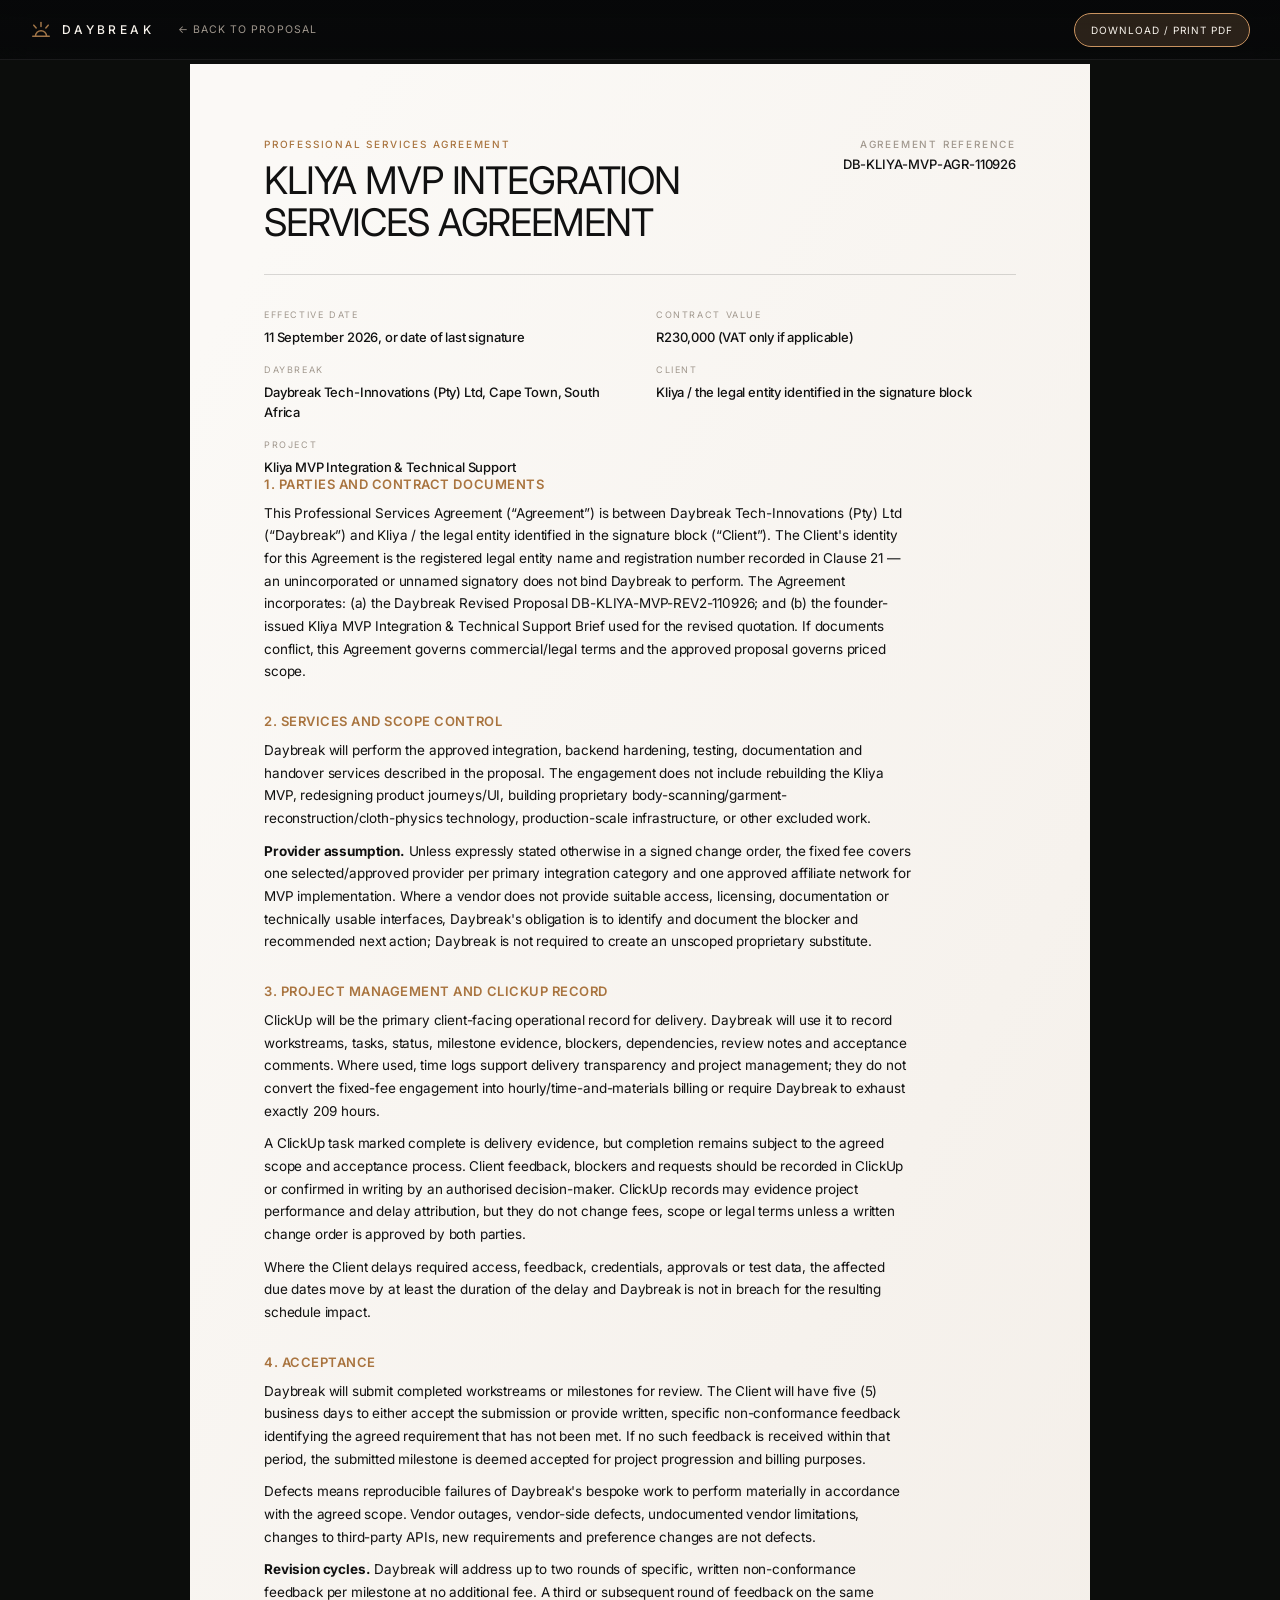
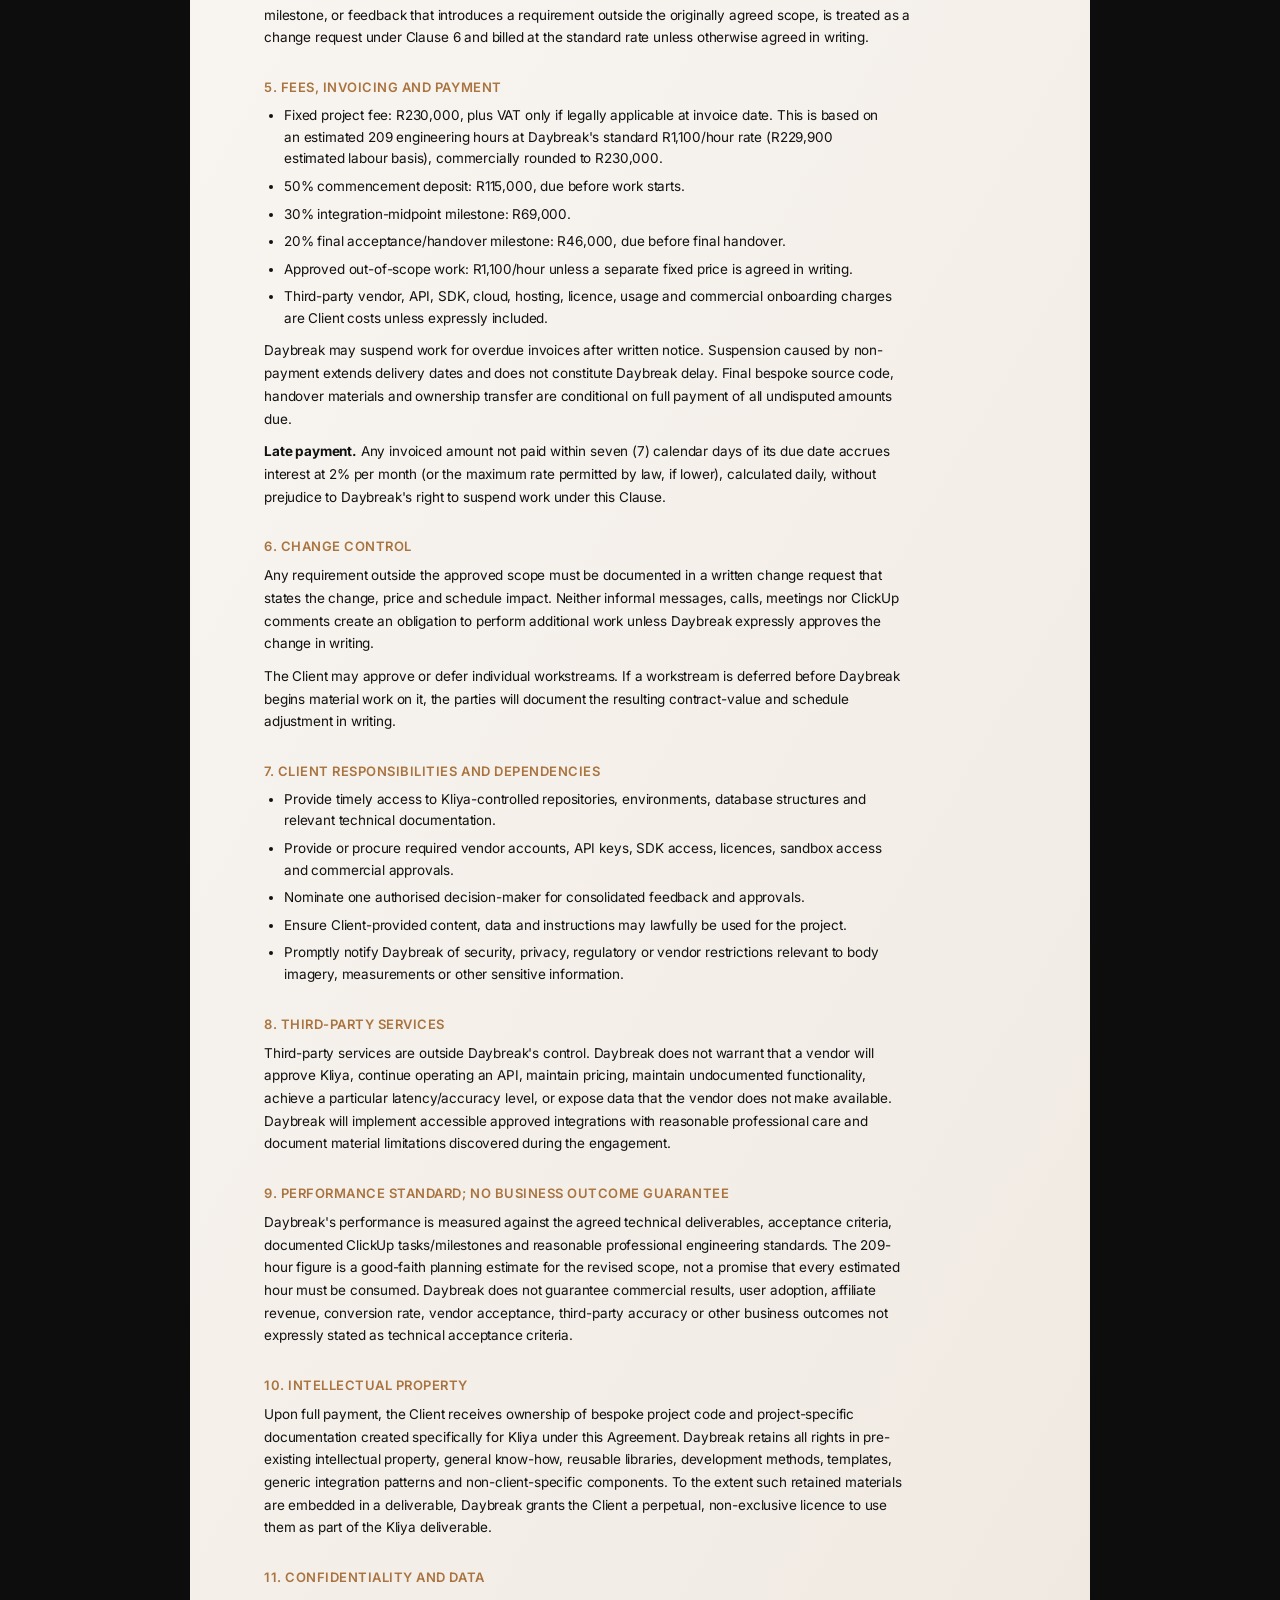
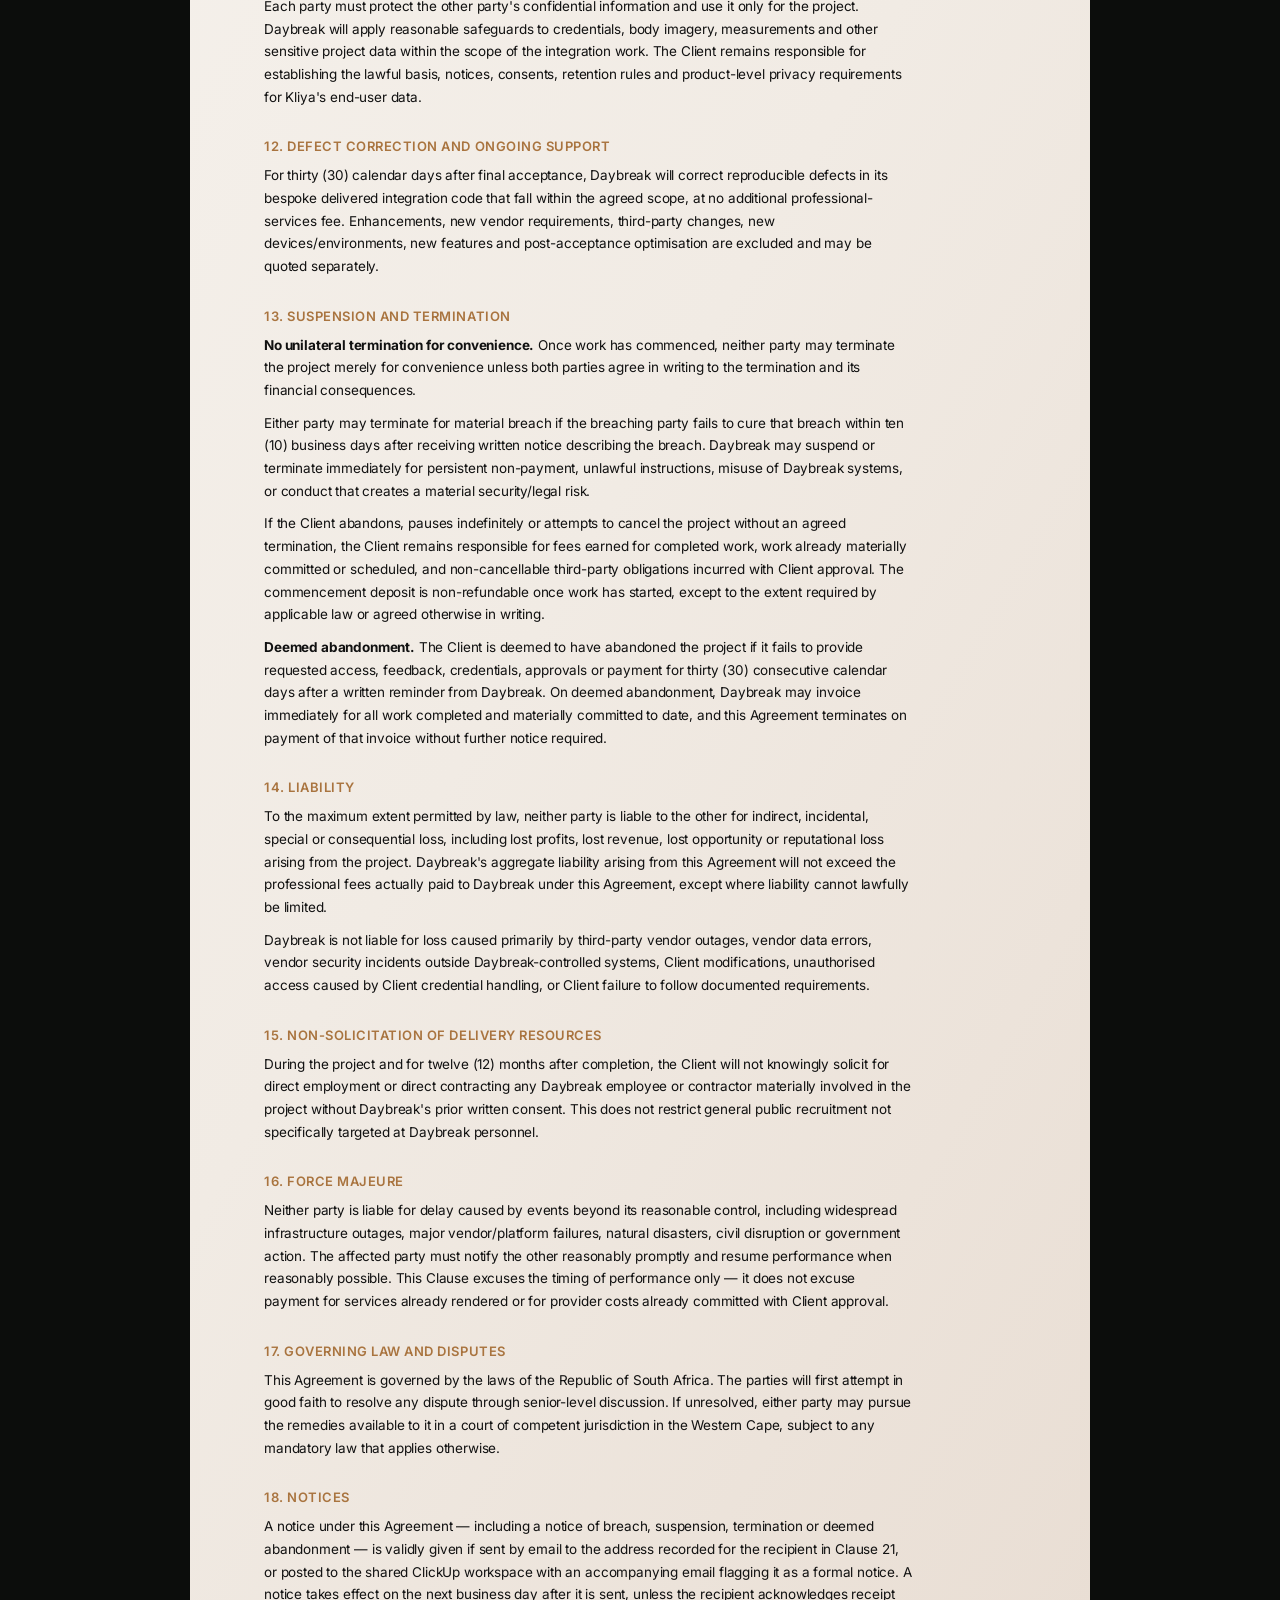
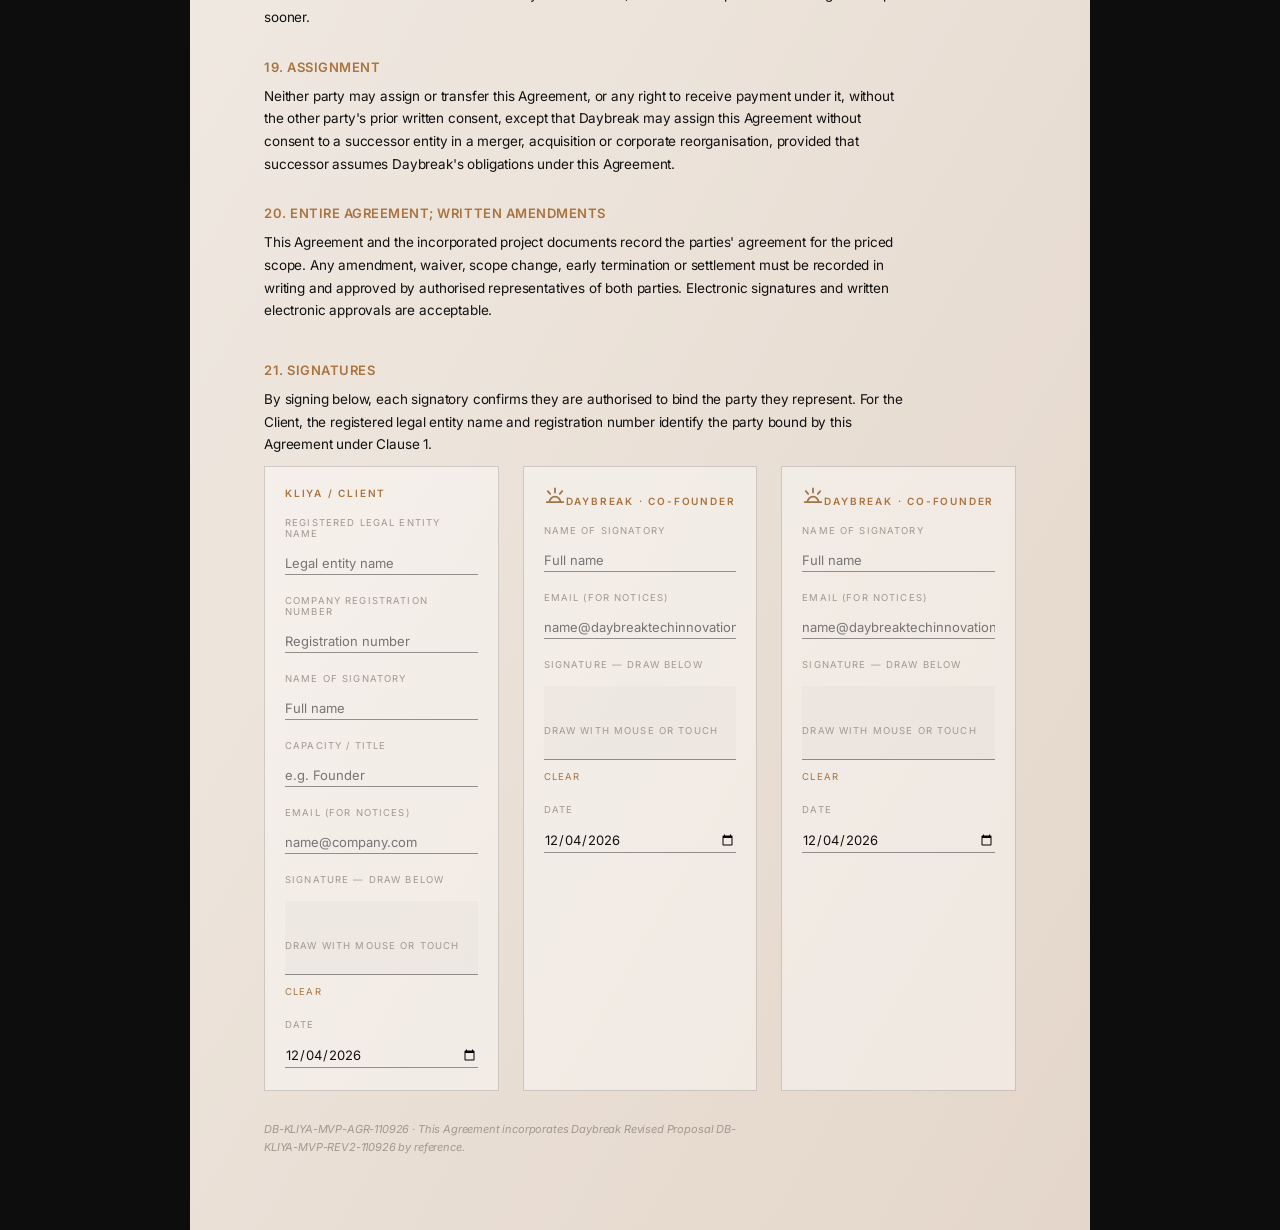
<file: agreement.html>
<!doctype html>
<html lang="en">
  <head>
    <meta charset="utf-8" />
    <meta name="viewport" content="width=device-width, initial-scale=1" />
    <title>Daybreak — Kliya MVP Integration Services Agreement</title>
    <meta
      name="description"
      content="Professional Services Agreement between Daybreak Tech-Innovations (Pty) Ltd and Kliya for MVP Integration &amp; Technical Support — DB-KLIYA-MVP-AGR-110926."
    />
    <link rel="preconnect" href="https://fonts.googleapis.com" />
    <link rel="preconnect" href="https://fonts.gstatic.com" crossorigin />
    <link
      href="https://fonts.googleapis.com/css2?family=Inter:wght@300;400;500;600&display=swap"
      rel="stylesheet"
    />
    <link rel="stylesheet" href="styles.css" />
    <style>
      /* Agreement-specific layout: a single continuous legal document rather
         than the paginated proposal deck. Reuses the same design tokens,
         type scale and component classes as index.html. */
      body.agreement {
        padding-top: 64px;
      }
      .agr-topbar {
        position: fixed;
        top: 0;
        left: 0;
        right: 0;
        height: 60px;
        z-index: 110;
        display: flex;
        align-items: center;
        justify-content: space-between;
        padding: 0 clamp(16px, 3vw, 30px);
        background: linear-gradient(
          to bottom,
          rgba(7, 8, 9, 0.96),
          rgba(7, 8, 9, 0.82)
        );
        backdrop-filter: blur(16px);
        border-bottom: 1px solid rgba(255, 255, 255, 0.08);
        color: var(--white);
      }
      .agr-topbar a.tb-brand {
        display: flex;
        align-items: center;
        gap: 10px;
        color: inherit;
        text-decoration: none;
        font-size: 12px;
        font-weight: 500;
        letter-spacing: 0.28em;
      }
      .agr-back {
        color: var(--muted);
        text-decoration: none;
        font-size: 10.5px;
        letter-spacing: 0.1em;
        text-transform: uppercase;
        margin-right: auto;
        margin-left: 24px;
      }
      .agr-back:hover {
        color: var(--white);
      }
      .agr-doc {
        max-width: var(--page-w);
        margin: 0 auto;
        padding: clamp(30px, 6vw, 74px);
        background: linear-gradient(
          120deg,
          #fbf9f6 4%,
          #f1ebe4 58%,
          #e4d6ca 100%
        );
        color: var(--ink);
      }
      .agr-head {
        display: flex;
        align-items: flex-start;
        justify-content: space-between;
        gap: 24px;
        flex-wrap: wrap;
        border-bottom: 1px solid rgba(0, 0, 0, 0.14);
        padding-bottom: 30px;
        margin-bottom: 34px;
      }
      .agr-title h1 {
        font-weight: 400;
        font-size: clamp(24px, 3.4vw, 38px);
        line-height: 1.1;
        letter-spacing: -0.03em;
        text-transform: uppercase;
        margin: 10px 0 0;
      }
      .agr-parties {
        display: grid;
        grid-template-columns: repeat(2, minmax(160px, 1fr));
        gap: 18px 32px;
        margin-top: 30px;
      }
      .agr-parties div span {
        display: block;
        font-size: 9px;
        letter-spacing: 0.18em;
        text-transform: uppercase;
        color: var(--muted);
        margin-bottom: 6px;
      }
      .agr-parties div b {
        font-size: 13px;
        font-weight: 500;
      }
      .clause {
        margin: 0 0 30px;
        break-inside: avoid;
        page-break-inside: avoid;
      }
      .clause h3 {
        font-size: 13px;
        font-weight: 600;
        letter-spacing: 0.04em;
        text-transform: uppercase;
        color: var(--warm-deep);
        margin: 0 0 10px;
      }
      .clause p {
        font-size: 13.5px;
        line-height: 1.68;
        margin: 0 0 10px;
        max-width: 72ch;
      }
      .clause ul {
        margin: 0 0 10px;
        padding-left: 20px;
      }
      .clause li {
        font-size: 13.5px;
        line-height: 1.6;
        margin-bottom: 6px;
        max-width: 68ch;
      }
      .agr-download {
        display: inline-flex;
        align-items: center;
        gap: 8px;
        height: 34px;
        padding: 0 16px;
        border-radius: 999px;
        background: rgba(201, 147, 96, 0.18);
        border: 1px solid var(--warm);
        color: var(--white);
        font-size: 10px;
        letter-spacing: 0.1em;
        text-transform: uppercase;
        cursor: pointer;
        font-family: inherit;
      }
      .agr-download:hover {
        background: rgba(201, 147, 96, 0.32);
      }
      .agr-sign-note {
        margin: 40px 0 0;
      }
      @media print {
        .agr-topbar {
          display: none !important;
        }
        body.agreement {
          padding-top: 0;
          -webkit-print-color-adjust: exact;
          print-color-adjust: exact;
        }
        .agr-doc {
          padding: 16mm 16mm;
          max-width: none;
          min-height: 297mm;
          -webkit-print-color-adjust: exact;
          print-color-adjust: exact;
        }
        .clause {
          break-inside: avoid;
          page-break-inside: avoid;
        }
      }
      @page {
        size: A4;
        margin: 0;
      }
      @media (max-width: 640px) {
        .agr-parties {
          grid-template-columns: 1fr;
        }
      }
    </style>
  </head>
  <body class="agreement">
    <header class="agr-topbar">
      <a class="tb-brand" href="index.html">
        <svg class="brand-sun" viewBox="0 0 32 26" fill="none" aria-hidden="true">
          <path d="M8 22 A8 8 0 0 1 24 22" stroke="currentColor" stroke-width="2.2" stroke-linecap="round" />
          <line x1="4" y1="22" x2="28" y2="22" stroke="currentColor" stroke-width="2.2" stroke-linecap="round" />
          <line x1="16" y1="2" x2="16" y2="8" stroke="currentColor" stroke-width="2.2" stroke-linecap="round" />
          <line x1="5.5" y1="6" x2="9" y2="10" stroke="currentColor" stroke-width="2.2" stroke-linecap="round" />
          <line x1="26.5" y1="6" x2="23" y2="10" stroke="currentColor" stroke-width="2.2" stroke-linecap="round" />
        </svg>
        <span>DAYBREAK</span>
      </a>
      <a class="agr-back" href="index.html">← BACK TO PROPOSAL</a>
      <button class="agr-download" id="agrPrint">
        <span>DOWNLOAD / PRINT PDF</span>
      </button>
    </header>

    <main class="agr-doc">
      <div class="agr-head">
        <div class="agr-title">
          <p class="eyebrow gold">PROFESSIONAL SERVICES AGREEMENT</p>
          <h1>Kliya MVP Integration<br />Services Agreement</h1>
        </div>
        <div style="text-align: right">
          <p class="eyebrow">AGREEMENT REFERENCE</p>
          <p style="font-size: 13px; font-weight: 500; margin: 6px 0 0">
            DB-KLIYA-MVP-AGR-110926
          </p>
        </div>
      </div>

      <div class="agr-parties">
        <div>
          <span>EFFECTIVE DATE</span
          ><b>11 September 2026, or date of last signature</b>
        </div>
        <div>
          <span>CONTRACT VALUE</span><b>R230,000 (VAT only if applicable)</b>
        </div>
        <div>
          <span>DAYBREAK</span
          ><b>Daybreak Tech-Innovations (Pty) Ltd, Cape Town, South Africa</b>
        </div>
        <div>
          <span>CLIENT</span
          ><b>Kliya / the legal entity identified in the signature block</b>
        </div>
        <div style="grid-column: 1 / -1">
          <span>PROJECT</span><b>Kliya MVP Integration &amp; Technical Support</b>
        </div>
      </div>

      <div class="clause">
        <h3>1. Parties and Contract Documents</h3>
        <p>
          This Professional Services Agreement (“Agreement”) is between
          Daybreak Tech-Innovations (Pty) Ltd (“Daybreak”) and Kliya / the
          legal entity identified in the signature block (“Client”). The
          Client's identity for this Agreement is the registered legal
          entity name and registration number recorded in Clause 21 — an
          unincorporated or unnamed signatory does not bind Daybreak to
          perform. The Agreement incorporates: (a) the Daybreak Revised
          Proposal DB-KLIYA-MVP-REV2-110926; and (b) the founder-issued
          Kliya MVP Integration &amp; Technical Support Brief used for the
          revised quotation. If documents conflict, this Agreement governs
          commercial/legal terms and the approved proposal governs priced
          scope.
        </p>
      </div>

      <div class="clause">
        <h3>2. Services and Scope Control</h3>
        <p>
          Daybreak will perform the approved integration, backend hardening,
          testing, documentation and handover services described in the
          proposal. The engagement does not include rebuilding the Kliya
          MVP, redesigning product journeys/UI, building proprietary
          body-scanning/garment-reconstruction/cloth-physics technology,
          production-scale infrastructure, or other excluded work.
        </p>
        <p>
          <b>Provider assumption.</b> Unless expressly stated otherwise in a
          signed change order, the fixed fee covers one selected/approved
          provider per primary integration category and one approved
          affiliate network for MVP implementation. Where a vendor does not
          provide suitable access, licensing, documentation or technically
          usable interfaces, Daybreak's obligation is to identify and
          document the blocker and recommended next action; Daybreak is not
          required to create an unscoped proprietary substitute.
        </p>
      </div>

      <div class="clause">
        <h3>3. Project Management and ClickUp Record</h3>
        <p>
          ClickUp will be the primary client-facing operational record for
          delivery. Daybreak will use it to record workstreams, tasks,
          status, milestone evidence, blockers, dependencies, review notes
          and acceptance comments. Where used, time logs support delivery
          transparency and project management; they do not convert the
          fixed-fee engagement into hourly/time-and-materials billing or
          require Daybreak to exhaust exactly 209 hours.
        </p>
        <p>
          A ClickUp task marked complete is delivery evidence, but
          completion remains subject to the agreed scope and acceptance
          process. Client feedback, blockers and requests should be recorded
          in ClickUp or confirmed in writing by an authorised
          decision-maker. ClickUp records may evidence project performance
          and delay attribution, but they do not change fees, scope or legal
          terms unless a written change order is approved by both parties.
        </p>
        <p>
          Where the Client delays required access, feedback, credentials,
          approvals or test data, the affected due dates move by at least
          the duration of the delay and Daybreak is not in breach for the
          resulting schedule impact.
        </p>
      </div>

      <div class="clause">
        <h3>4. Acceptance</h3>
        <p>
          Daybreak will submit completed workstreams or milestones for
          review. The Client will have five (5) business days to either
          accept the submission or provide written, specific
          non-conformance feedback identifying the agreed requirement that
          has not been met. If no such feedback is received within that
          period, the submitted milestone is deemed accepted for project
          progression and billing purposes.
        </p>
        <p>
          Defects means reproducible failures of Daybreak's bespoke work to
          perform materially in accordance with the agreed scope. Vendor
          outages, vendor-side defects, undocumented vendor limitations,
          changes to third-party APIs, new requirements and preference
          changes are not defects.
        </p>
        <p>
          <b>Revision cycles.</b> Daybreak will address up to two rounds of
          specific, written non-conformance feedback per milestone at no
          additional fee. A third or subsequent round of feedback on the
          same milestone, or feedback that introduces a requirement outside
          the originally agreed scope, is treated as a change request under
          Clause 6 and billed at the standard rate unless otherwise agreed
          in writing.
        </p>
      </div>

      <div class="clause">
        <h3>5. Fees, Invoicing and Payment</h3>
        <ul>
          <li>
            Fixed project fee: R230,000, plus VAT only if legally applicable
            at invoice date. This is based on an estimated 209 engineering
            hours at Daybreak's standard R1,100/hour rate (R229,900
            estimated labour basis), commercially rounded to R230,000.
          </li>
          <li>50% commencement deposit: R115,000, due before work starts.</li>
          <li>30% integration-midpoint milestone: R69,000.</li>
          <li>
            20% final acceptance/handover milestone: R46,000, due before
            final handover.
          </li>
          <li>
            Approved out-of-scope work: R1,100/hour unless a separate fixed
            price is agreed in writing.
          </li>
          <li>
            Third-party vendor, API, SDK, cloud, hosting, licence, usage and
            commercial onboarding charges are Client costs unless expressly
            included.
          </li>
        </ul>
        <p>
          Daybreak may suspend work for overdue invoices after written
          notice. Suspension caused by non-payment extends delivery dates
          and does not constitute Daybreak delay. Final bespoke source
          code, handover materials and ownership transfer are conditional
          on full payment of all undisputed amounts due.
        </p>
        <p>
          <b>Late payment.</b> Any invoiced amount not paid within seven (7)
          calendar days of its due date accrues interest at 2% per month
          (or the maximum rate permitted by law, if lower), calculated
          daily, without prejudice to Daybreak's right to suspend work under
          this Clause.
        </p>
      </div>

      <div class="clause">
        <h3>6. Change Control</h3>
        <p>
          Any requirement outside the approved scope must be documented in a
          written change request that states the change, price and schedule
          impact. Neither informal messages, calls, meetings nor ClickUp
          comments create an obligation to perform additional work unless
          Daybreak expressly approves the change in writing.
        </p>
        <p>
          The Client may approve or defer individual workstreams. If a
          workstream is deferred before Daybreak begins material work on
          it, the parties will document the resulting contract-value and
          schedule adjustment in writing.
        </p>
      </div>

      <div class="clause">
        <h3>7. Client Responsibilities and Dependencies</h3>
        <ul>
          <li>
            Provide timely access to Kliya-controlled repositories,
            environments, database structures and relevant technical
            documentation.
          </li>
          <li>
            Provide or procure required vendor accounts, API keys, SDK
            access, licences, sandbox access and commercial approvals.
          </li>
          <li>
            Nominate one authorised decision-maker for consolidated feedback
            and approvals.
          </li>
          <li>
            Ensure Client-provided content, data and instructions may
            lawfully be used for the project.
          </li>
          <li>
            Promptly notify Daybreak of security, privacy, regulatory or
            vendor restrictions relevant to body imagery, measurements or
            other sensitive information.
          </li>
        </ul>
      </div>

      <div class="clause">
        <h3>8. Third-Party Services</h3>
        <p>
          Third-party services are outside Daybreak's control. Daybreak does
          not warrant that a vendor will approve Kliya, continue operating
          an API, maintain pricing, maintain undocumented functionality,
          achieve a particular latency/accuracy level, or expose data that
          the vendor does not make available. Daybreak will implement
          accessible approved integrations with reasonable professional
          care and document material limitations discovered during the
          engagement.
        </p>
      </div>

      <div class="clause">
        <h3>9. Performance Standard; No Business Outcome Guarantee</h3>
        <p>
          Daybreak's performance is measured against the agreed technical
          deliverables, acceptance criteria, documented ClickUp
          tasks/milestones and reasonable professional engineering
          standards. The 209-hour figure is a good-faith planning estimate
          for the revised scope, not a promise that every estimated hour
          must be consumed. Daybreak does not guarantee commercial results,
          user adoption, affiliate revenue, conversion rate, vendor
          acceptance, third-party accuracy or other business outcomes not
          expressly stated as technical acceptance criteria.
        </p>
      </div>

      <div class="clause">
        <h3>10. Intellectual Property</h3>
        <p>
          Upon full payment, the Client receives ownership of bespoke
          project code and project-specific documentation created
          specifically for Kliya under this Agreement. Daybreak retains all
          rights in pre-existing intellectual property, general know-how,
          reusable libraries, development methods, templates, generic
          integration patterns and non-client-specific components. To the
          extent such retained materials are embedded in a deliverable,
          Daybreak grants the Client a perpetual, non-exclusive licence to
          use them as part of the Kliya deliverable.
        </p>
      </div>

      <div class="clause">
        <h3>11. Confidentiality and Data</h3>
        <p>
          Each party must protect the other party's confidential
          information and use it only for the project. Daybreak will apply
          reasonable safeguards to credentials, body imagery, measurements
          and other sensitive project data within the scope of the
          integration work. The Client remains responsible for establishing
          the lawful basis, notices, consents, retention rules and
          product-level privacy requirements for Kliya's end-user data.
        </p>
      </div>

      <div class="clause">
        <h3>12. Defect Correction and Ongoing Support</h3>
        <p>
          For thirty (30) calendar days after final acceptance, Daybreak
          will correct reproducible defects in its bespoke delivered
          integration code that fall within the agreed scope, at no
          additional professional-services fee. Enhancements, new vendor
          requirements, third-party changes, new devices/environments, new
          features and post-acceptance optimisation are excluded and may be
          quoted separately.
        </p>
      </div>

      <div class="clause">
        <h3>13. Suspension and Termination</h3>
        <p>
          <b>No unilateral termination for convenience.</b> Once work has
          commenced, neither party may terminate the project merely for
          convenience unless both parties agree in writing to the
          termination and its financial consequences.
        </p>
        <p>
          Either party may terminate for material breach if the breaching
          party fails to cure that breach within ten (10) business days
          after receiving written notice describing the breach. Daybreak
          may suspend or terminate immediately for persistent non-payment,
          unlawful instructions, misuse of Daybreak systems, or conduct that
          creates a material security/legal risk.
        </p>
        <p>
          If the Client abandons, pauses indefinitely or attempts to cancel
          the project without an agreed termination, the Client remains
          responsible for fees earned for completed work, work already
          materially committed or scheduled, and non-cancellable
          third-party obligations incurred with Client approval. The
          commencement deposit is non-refundable once work has started,
          except to the extent required by applicable law or agreed
          otherwise in writing.
        </p>
        <p>
          <b>Deemed abandonment.</b> The Client is deemed to have abandoned
          the project if it fails to provide requested access, feedback,
          credentials, approvals or payment for thirty (30) consecutive
          calendar days after a written reminder from Daybreak. On deemed
          abandonment, Daybreak may invoice immediately for all work
          completed and materially committed to date, and this Agreement
          terminates on payment of that invoice without further notice
          required.
        </p>
      </div>

      <div class="clause">
        <h3>14. Liability</h3>
        <p>
          To the maximum extent permitted by law, neither party is liable
          to the other for indirect, incidental, special or consequential
          loss, including lost profits, lost revenue, lost opportunity or
          reputational loss arising from the project. Daybreak's aggregate
          liability arising from this Agreement will not exceed the
          professional fees actually paid to Daybreak under this Agreement,
          except where liability cannot lawfully be limited.
        </p>
        <p>
          Daybreak is not liable for loss caused primarily by third-party
          vendor outages, vendor data errors, vendor security incidents
          outside Daybreak-controlled systems, Client modifications,
          unauthorised access caused by Client credential handling, or
          Client failure to follow documented requirements.
        </p>
      </div>

      <div class="clause">
        <h3>15. Non-Solicitation of Delivery Resources</h3>
        <p>
          During the project and for twelve (12) months after completion,
          the Client will not knowingly solicit for direct employment or
          direct contracting any Daybreak employee or contractor materially
          involved in the project without Daybreak's prior written consent.
          This does not restrict general public recruitment not
          specifically targeted at Daybreak personnel.
        </p>
      </div>

      <div class="clause">
        <h3>16. Force Majeure</h3>
        <p>
          Neither party is liable for delay caused by events beyond its
          reasonable control, including widespread infrastructure outages,
          major vendor/platform failures, natural disasters, civil
          disruption or government action. The affected party must notify
          the other reasonably promptly and resume performance when
          reasonably possible. This Clause excuses the timing of
          performance only — it does not excuse payment for services
          already rendered or for provider costs already committed with
          Client approval.
        </p>
      </div>

      <div class="clause">
        <h3>17. Governing Law and Disputes</h3>
        <p>
          This Agreement is governed by the laws of the Republic of South
          Africa. The parties will first attempt in good faith to resolve
          any dispute through senior-level discussion. If unresolved,
          either party may pursue the remedies available to it in a court
          of competent jurisdiction in the Western Cape, subject to any
          mandatory law that applies otherwise.
        </p>
      </div>

      <div class="clause">
        <h3>18. Notices</h3>
        <p>
          A notice under this Agreement — including a notice of breach,
          suspension, termination or deemed abandonment — is validly given
          if sent by email to the address recorded for the recipient in
          Clause 21, or posted to the shared ClickUp workspace with an
          accompanying email flagging it as a formal notice. A notice takes
          effect on the next business day after it is sent, unless the
          recipient acknowledges receipt sooner.
        </p>
      </div>

      <div class="clause">
        <h3>19. Assignment</h3>
        <p>
          Neither party may assign or transfer this Agreement, or any
          right to receive payment under it, without the other party's
          prior written consent, except that Daybreak may assign this
          Agreement without consent to a successor entity in a merger,
          acquisition or corporate reorganisation, provided that successor
          assumes Daybreak's obligations under this Agreement.
        </p>
      </div>

      <div class="clause">
        <h3>20. Entire Agreement; Written Amendments</h3>
        <p>
          This Agreement and the incorporated project documents record the
          parties' agreement for the priced scope. Any amendment, waiver,
          scope change, early termination or settlement must be recorded in
          writing and approved by authorised representatives of both
          parties. Electronic signatures and written electronic approvals
          are acceptable.
        </p>
      </div>

      <div class="clause agr-sign-note">
        <h3>21. Signatures</h3>
        <p>
          By signing below, each signatory confirms they are authorised to
          bind the party they represent. For the Client, the registered
          legal entity name and registration number identify the party
          bound by this Agreement under Clause 1.
        </p>
      </div>

      <div class="sign-grid three">
        <div class="sign-block">
          <h5>KLIYA / CLIENT</h5>
          <div class="sig-line">
            <span>Registered legal entity name</span
            ><input type="text" placeholder="Legal entity name" />
          </div>
          <div class="sig-line">
            <span>Company registration number</span
            ><input type="text" placeholder="Registration number" />
          </div>
          <div class="sig-line">
            <span>Name of signatory</span
            ><input type="text" placeholder="Full name" />
          </div>
          <div class="sig-line">
            <span>Capacity / title</span
            ><input type="text" placeholder="e.g. Founder" />
          </div>
          <div class="sig-line">
            <span>Email (for notices)</span
            ><input type="text" placeholder="name@company.com" />
          </div>
          <div class="sig-line">
            <span>Signature — draw below</span>
            <div class="sig-pad-wrap">
              <canvas class="sig-pad"></canvas>
              <span class="sig-pad-hint">Draw with mouse or touch</span>
            </div>
            <button type="button" class="sig-clear">Clear</button>
          </div>
          <div class="sig-line"><span>Date</span><input type="date" /></div>
        </div>
        <div class="sign-block">
          <h5><svg class="brand-sun tiny" viewBox="0 0 32 26" fill="none" aria-hidden="true"><path d="M8 22 A8 8 0 0 1 24 22" stroke="currentColor" stroke-width="2.6" stroke-linecap="round"/><line x1="4" y1="22" x2="28" y2="22" stroke="currentColor" stroke-width="2.6" stroke-linecap="round"/><line x1="16" y1="2" x2="16" y2="8" stroke="currentColor" stroke-width="2.6" stroke-linecap="round"/><line x1="5.5" y1="6" x2="9" y2="10" stroke="currentColor" stroke-width="2.6" stroke-linecap="round"/><line x1="26.5" y1="6" x2="23" y2="10" stroke="currentColor" stroke-width="2.6" stroke-linecap="round"/></svg>DAYBREAK · CO-FOUNDER</h5>
          <div class="sig-line">
            <span>Name of signatory</span
            ><input type="text" placeholder="Full name" />
          </div>
          <div class="sig-line">
            <span>Email (for notices)</span
            ><input type="text" placeholder="name@daybreaktechinnovations.com" />
          </div>
          <div class="sig-line">
            <span>Signature — draw below</span>
            <div class="sig-pad-wrap">
              <canvas class="sig-pad"></canvas>
              <span class="sig-pad-hint">Draw with mouse or touch</span>
            </div>
            <button type="button" class="sig-clear">Clear</button>
          </div>
          <div class="sig-line"><span>Date</span><input type="date" /></div>
        </div>
        <div class="sign-block">
          <h5><svg class="brand-sun tiny" viewBox="0 0 32 26" fill="none" aria-hidden="true"><path d="M8 22 A8 8 0 0 1 24 22" stroke="currentColor" stroke-width="2.6" stroke-linecap="round"/><line x1="4" y1="22" x2="28" y2="22" stroke="currentColor" stroke-width="2.6" stroke-linecap="round"/><line x1="16" y1="2" x2="16" y2="8" stroke="currentColor" stroke-width="2.6" stroke-linecap="round"/><line x1="5.5" y1="6" x2="9" y2="10" stroke="currentColor" stroke-width="2.6" stroke-linecap="round"/><line x1="26.5" y1="6" x2="23" y2="10" stroke="currentColor" stroke-width="2.6" stroke-linecap="round"/></svg>DAYBREAK · CO-FOUNDER</h5>
          <div class="sig-line">
            <span>Name of signatory</span
            ><input type="text" placeholder="Full name" />
          </div>
          <div class="sig-line">
            <span>Email (for notices)</span
            ><input type="text" placeholder="name@daybreaktechinnovations.com" />
          </div>
          <div class="sig-line">
            <span>Signature — draw below</span>
            <div class="sig-pad-wrap">
              <canvas class="sig-pad"></canvas>
              <span class="sig-pad-hint">Draw with mouse or touch</span>
            </div>
            <button type="button" class="sig-clear">Clear</button>
          </div>
          <div class="sig-line"><span>Date</span><input type="date" /></div>
        </div>
      </div>

      <p class="fineprint" style="margin-top: 30px">
        DB-KLIYA-MVP-AGR-110926 · This Agreement incorporates Daybreak
        Revised Proposal DB-KLIYA-MVP-REV2-110926 by reference.
      </p>
    </main>

    <script src="signature-pad.js"></script>
    <script>
      document
        .getElementById("agrPrint")
        .addEventListener("click", () => window.print());
    </script>
  </body>
</html>
</file>
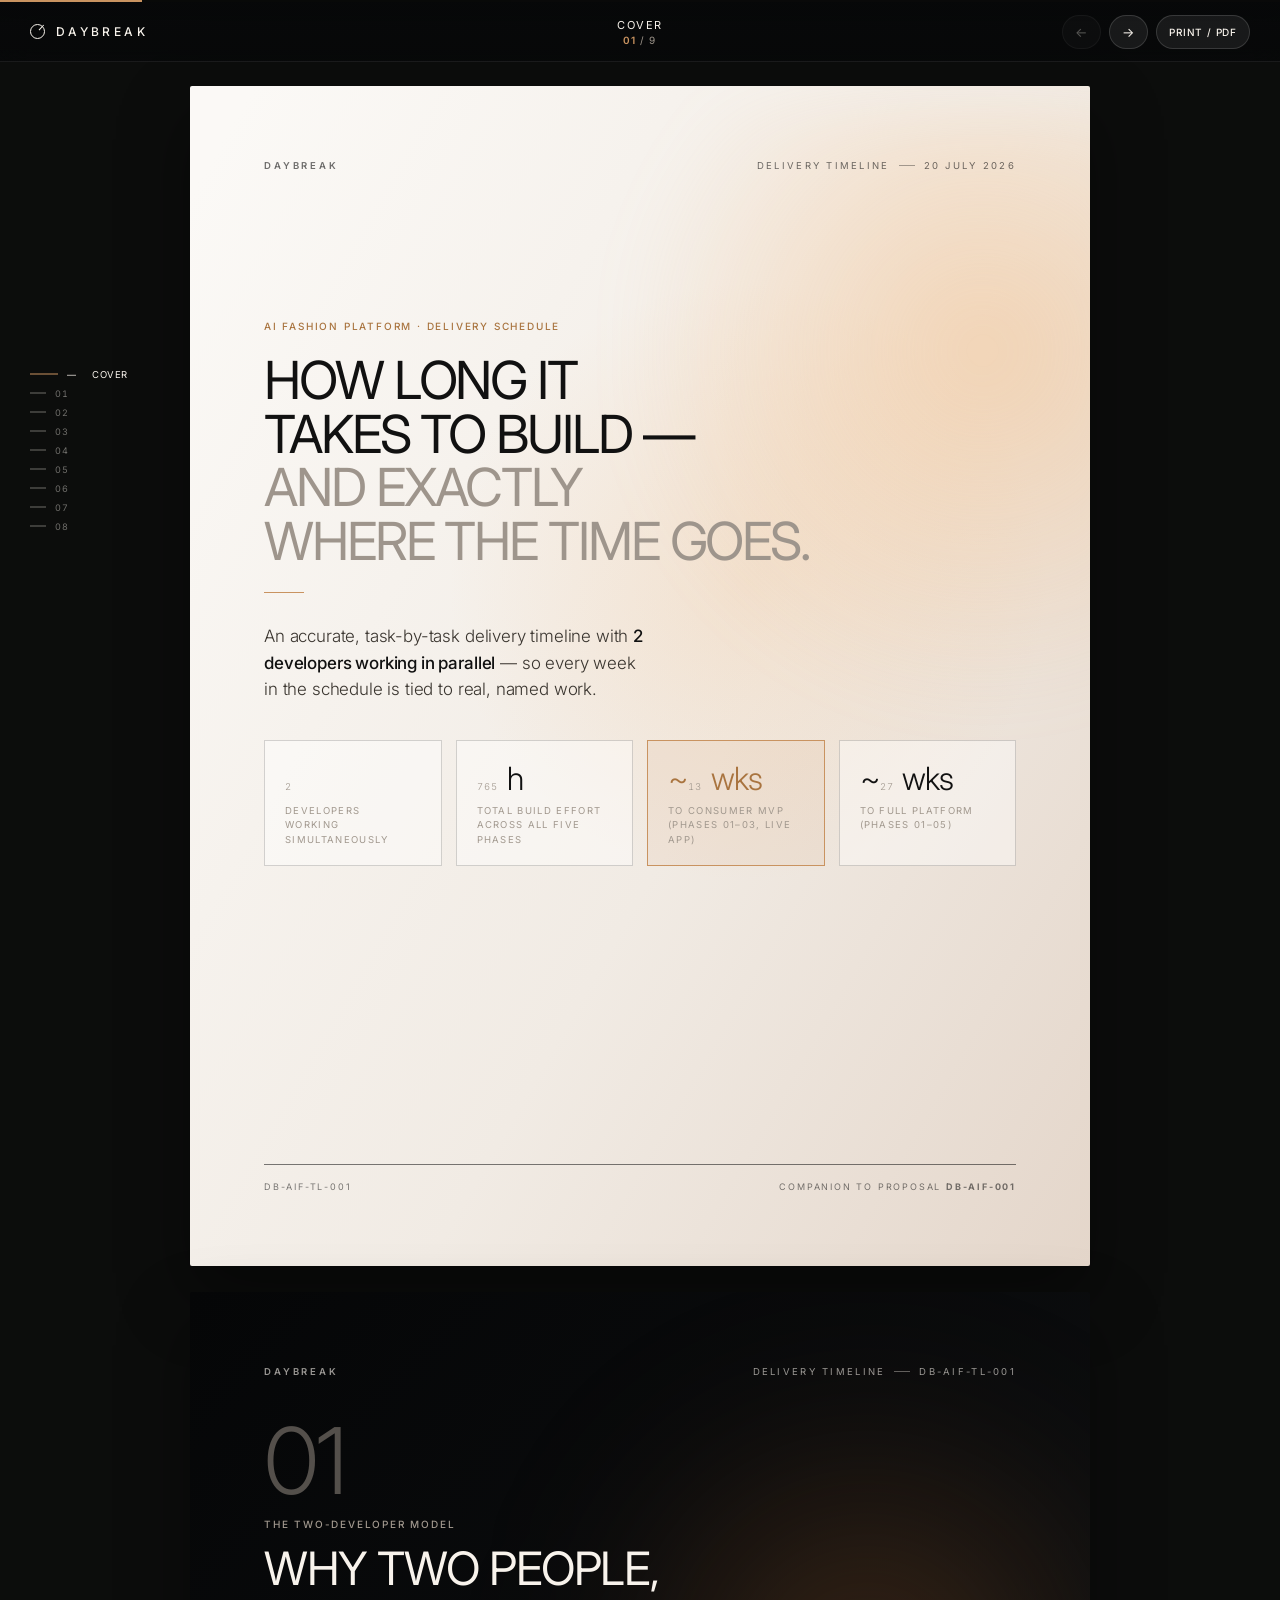
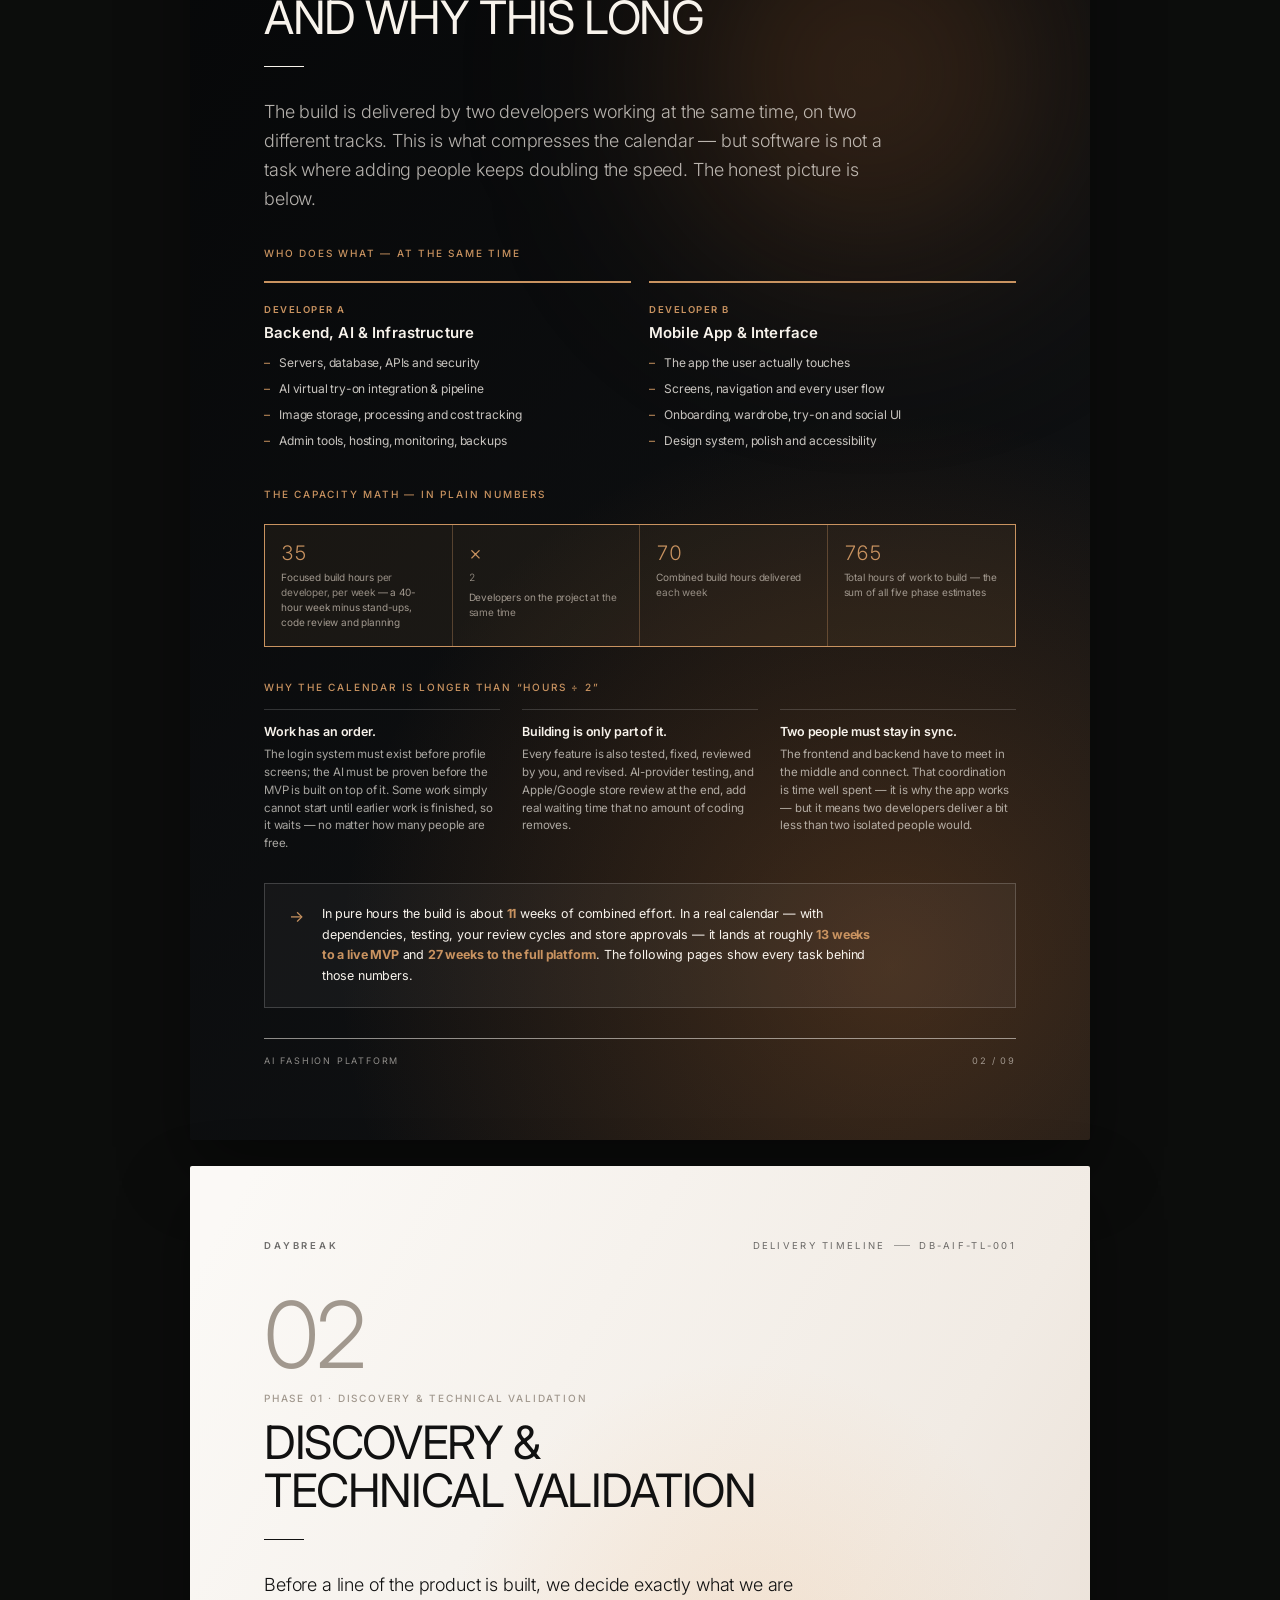
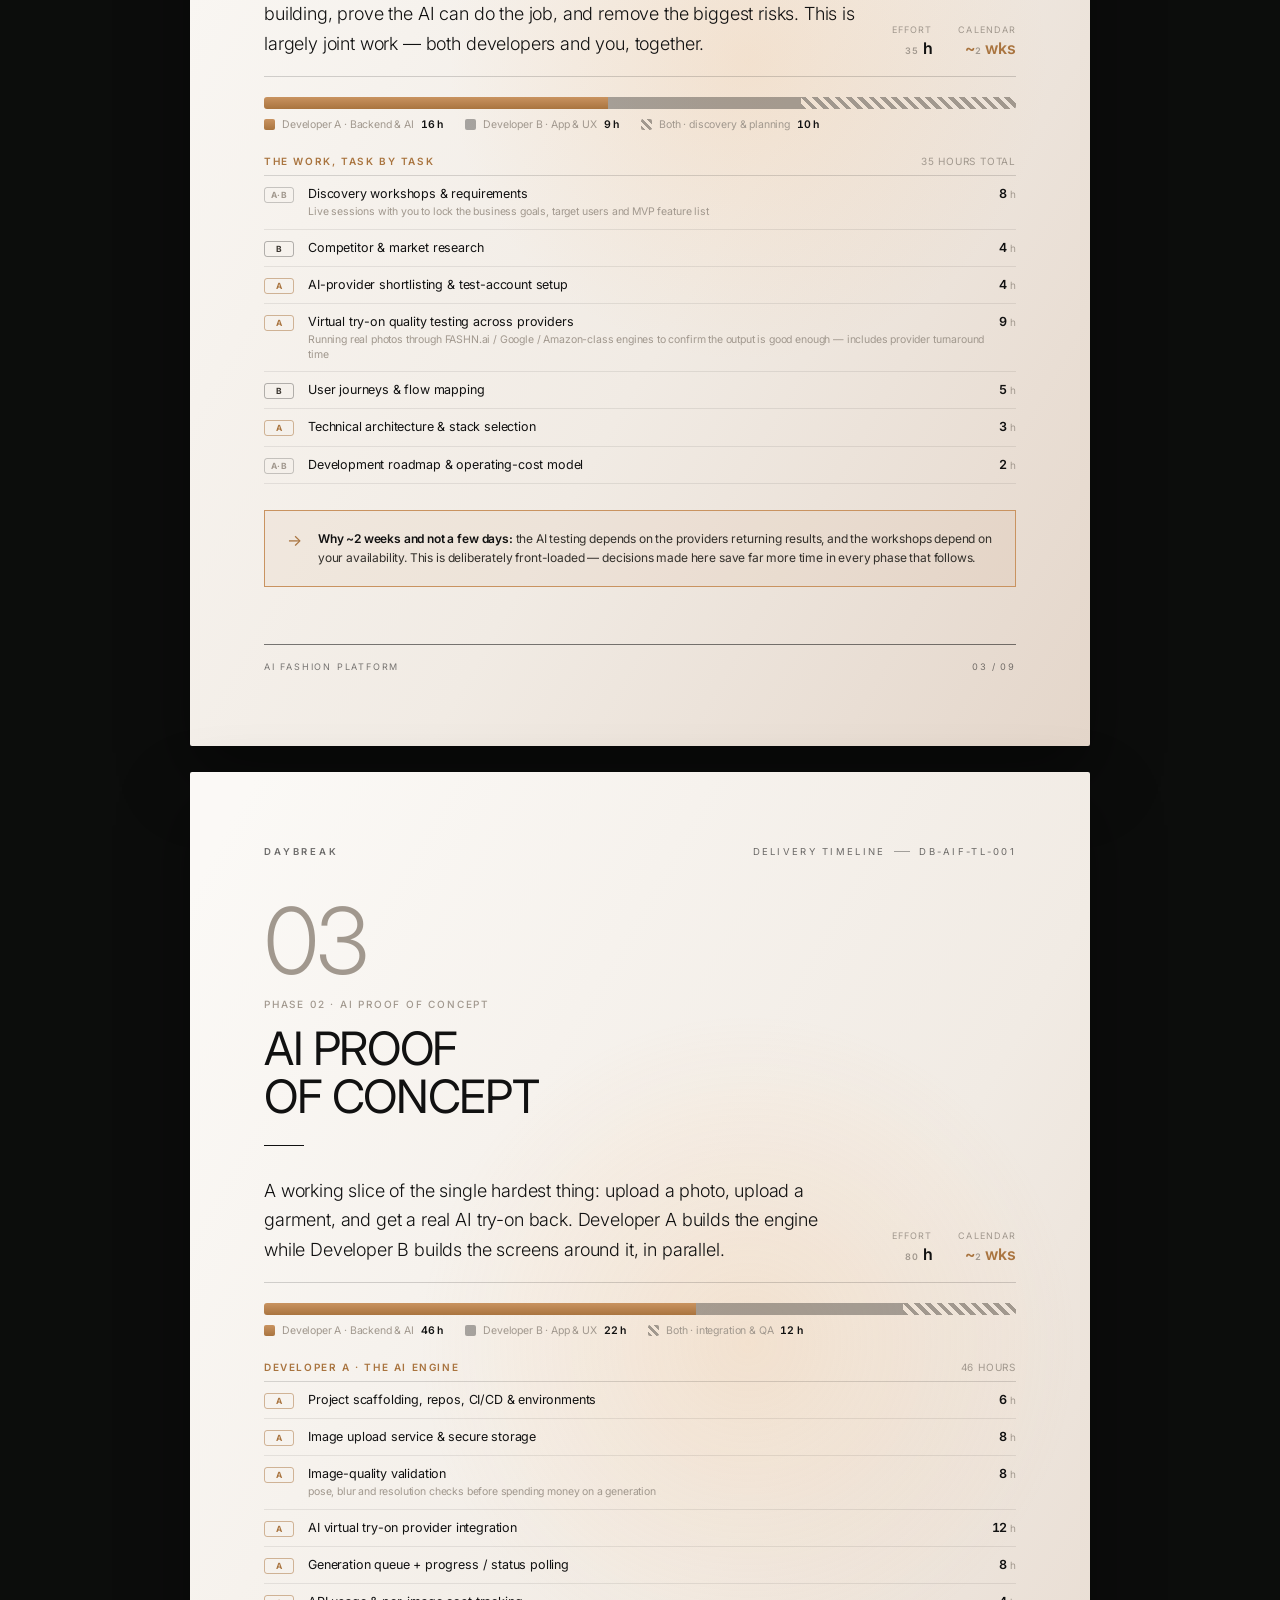
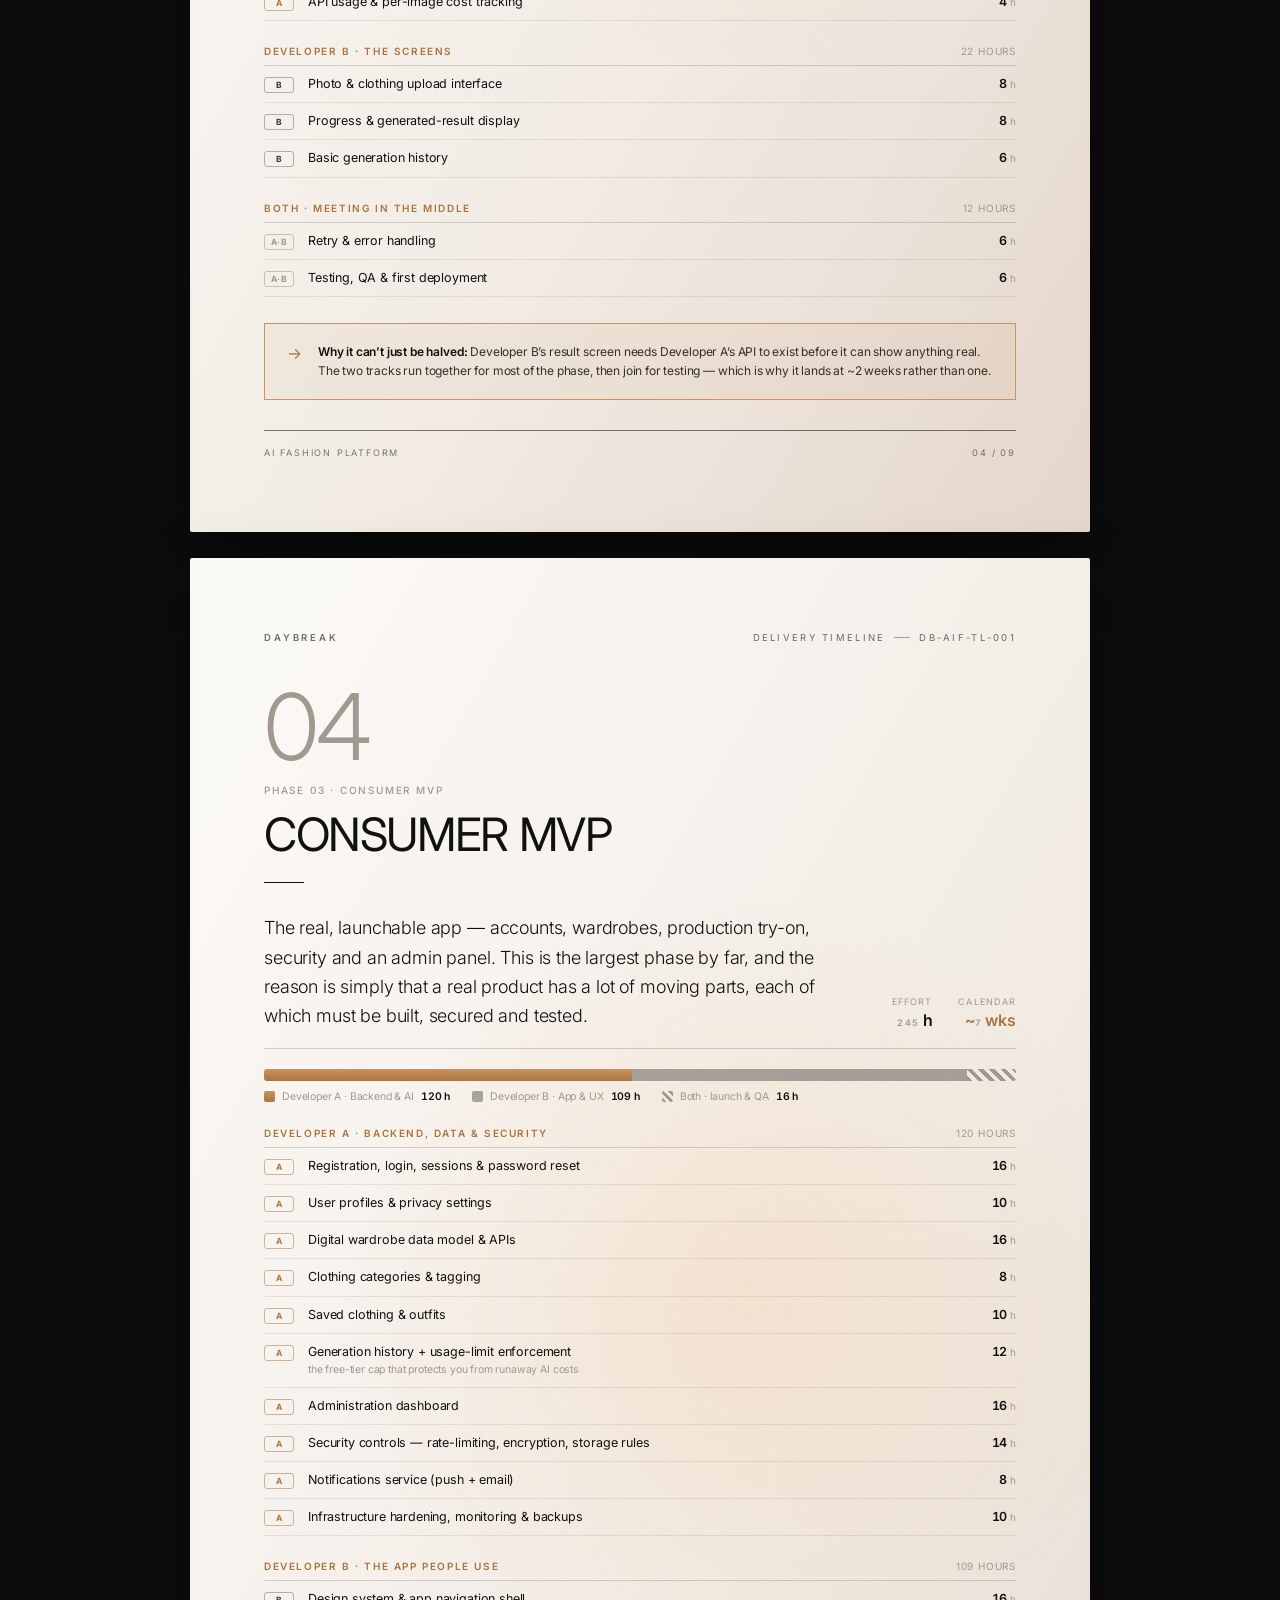
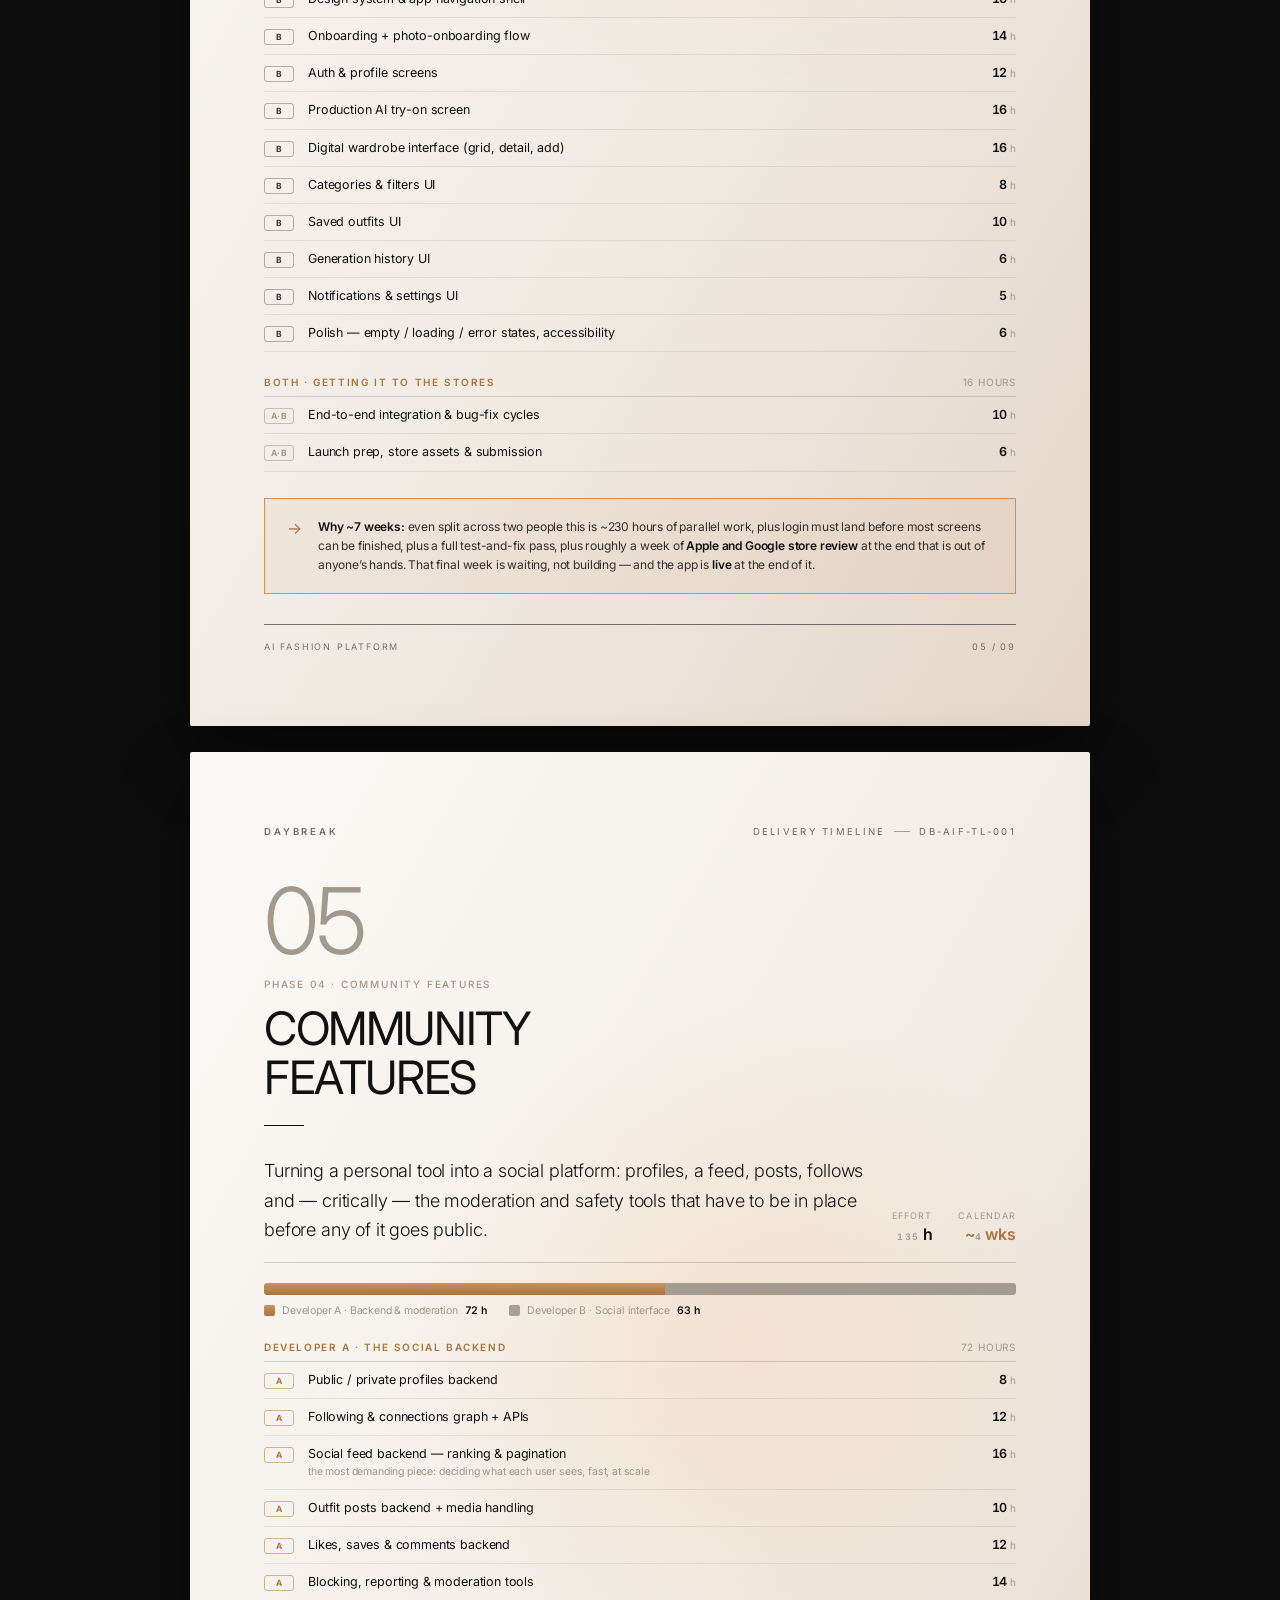
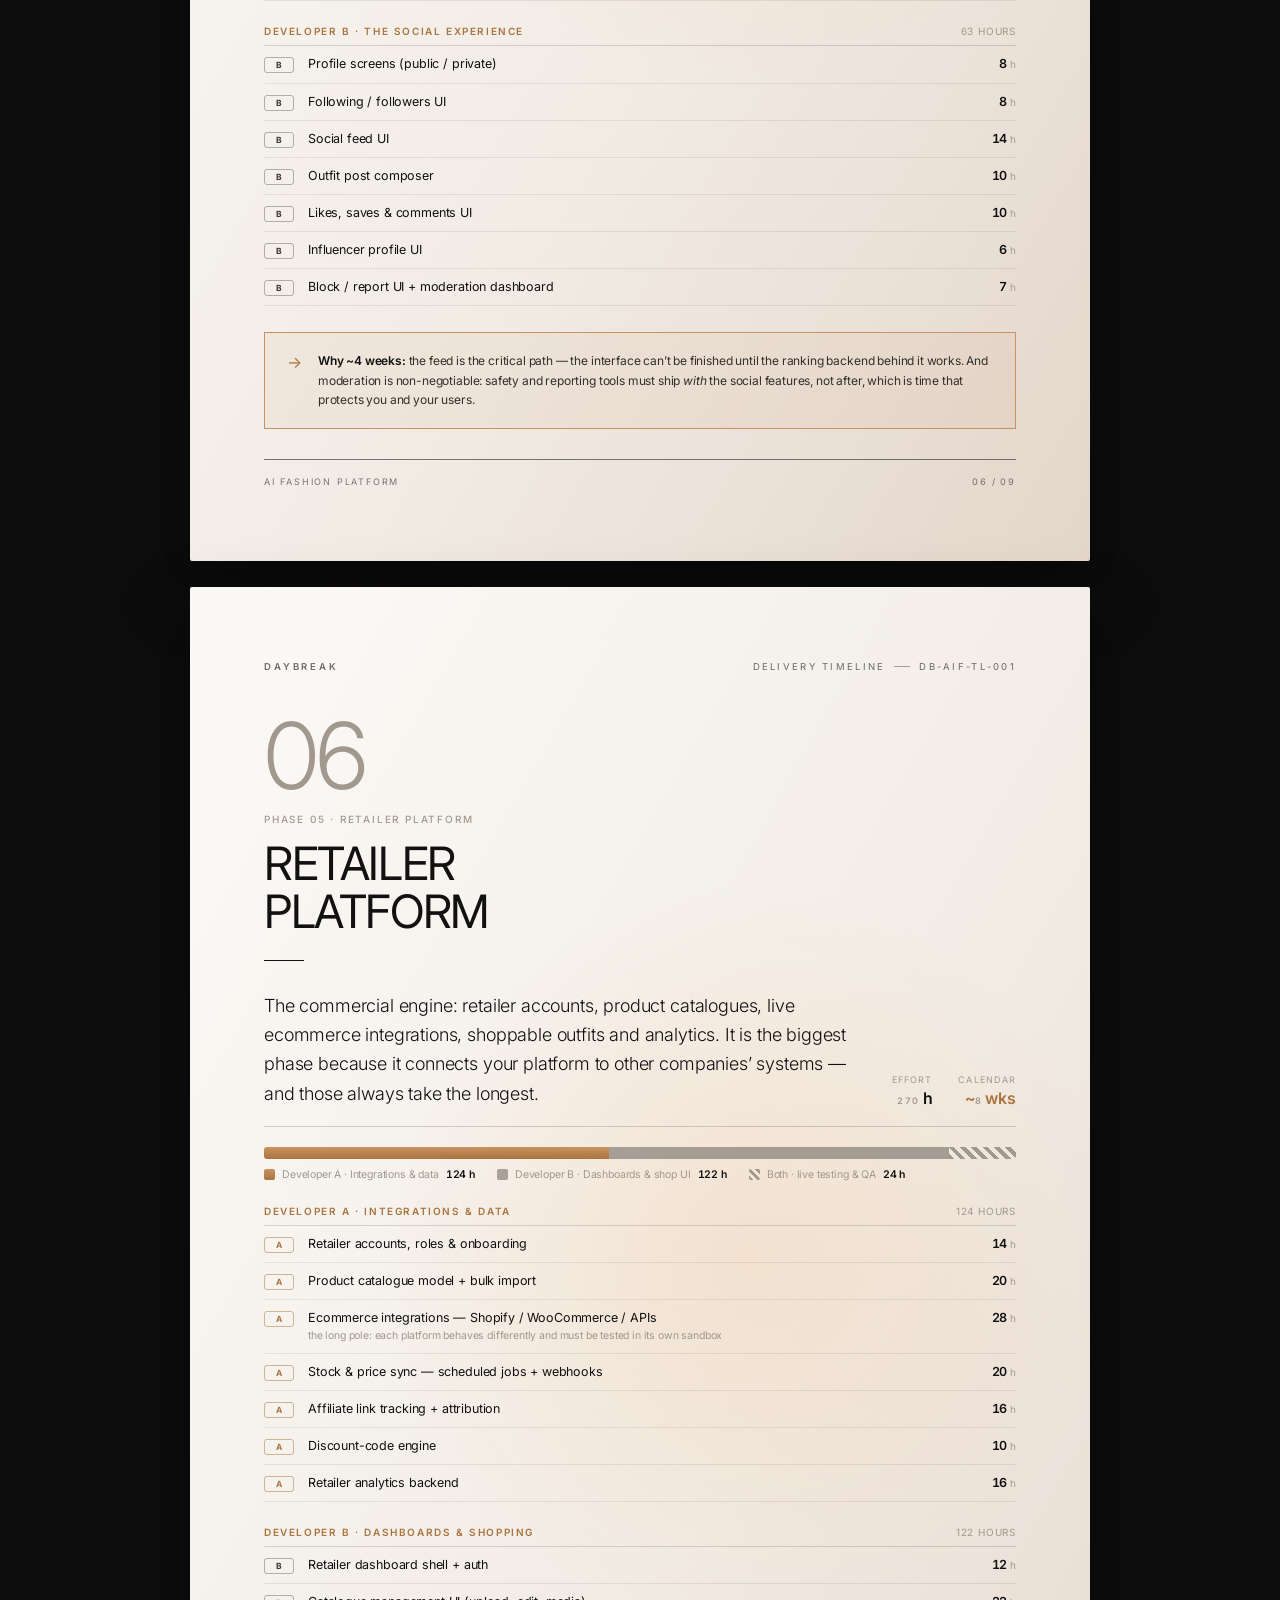
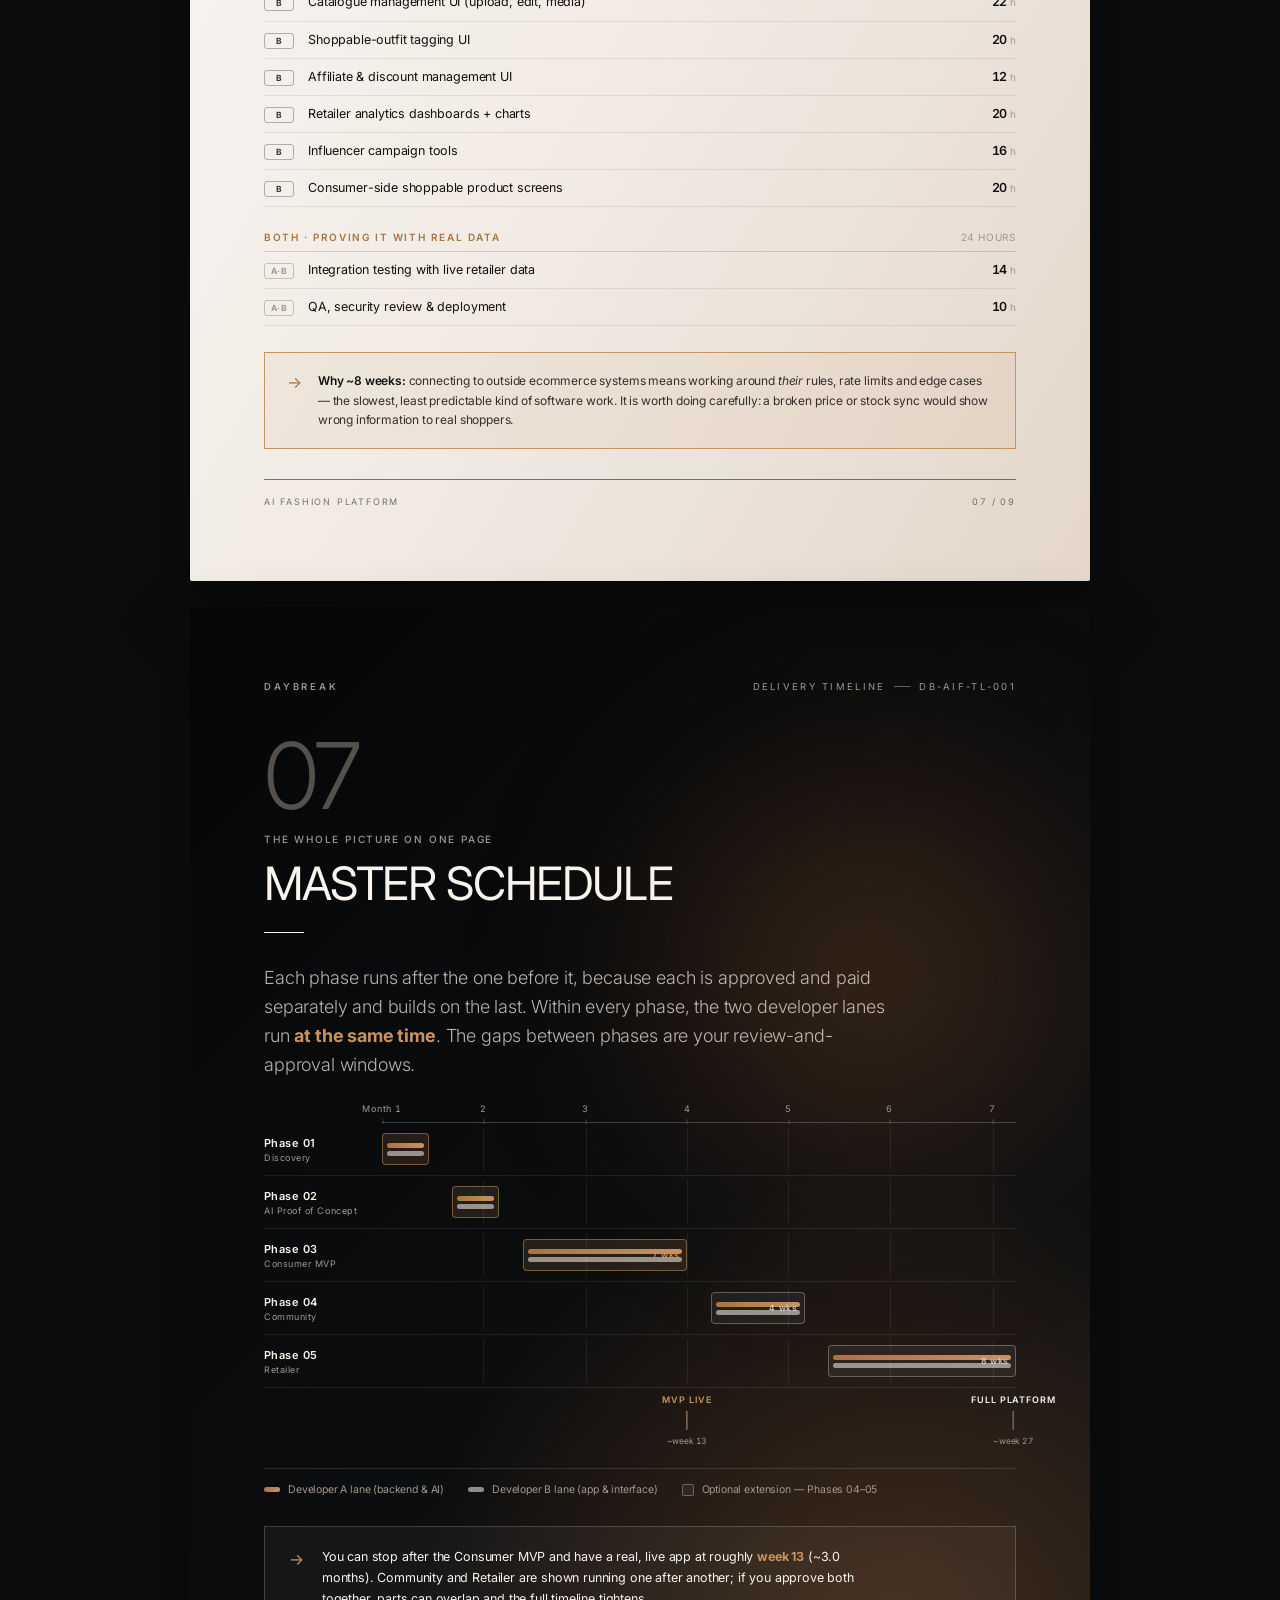
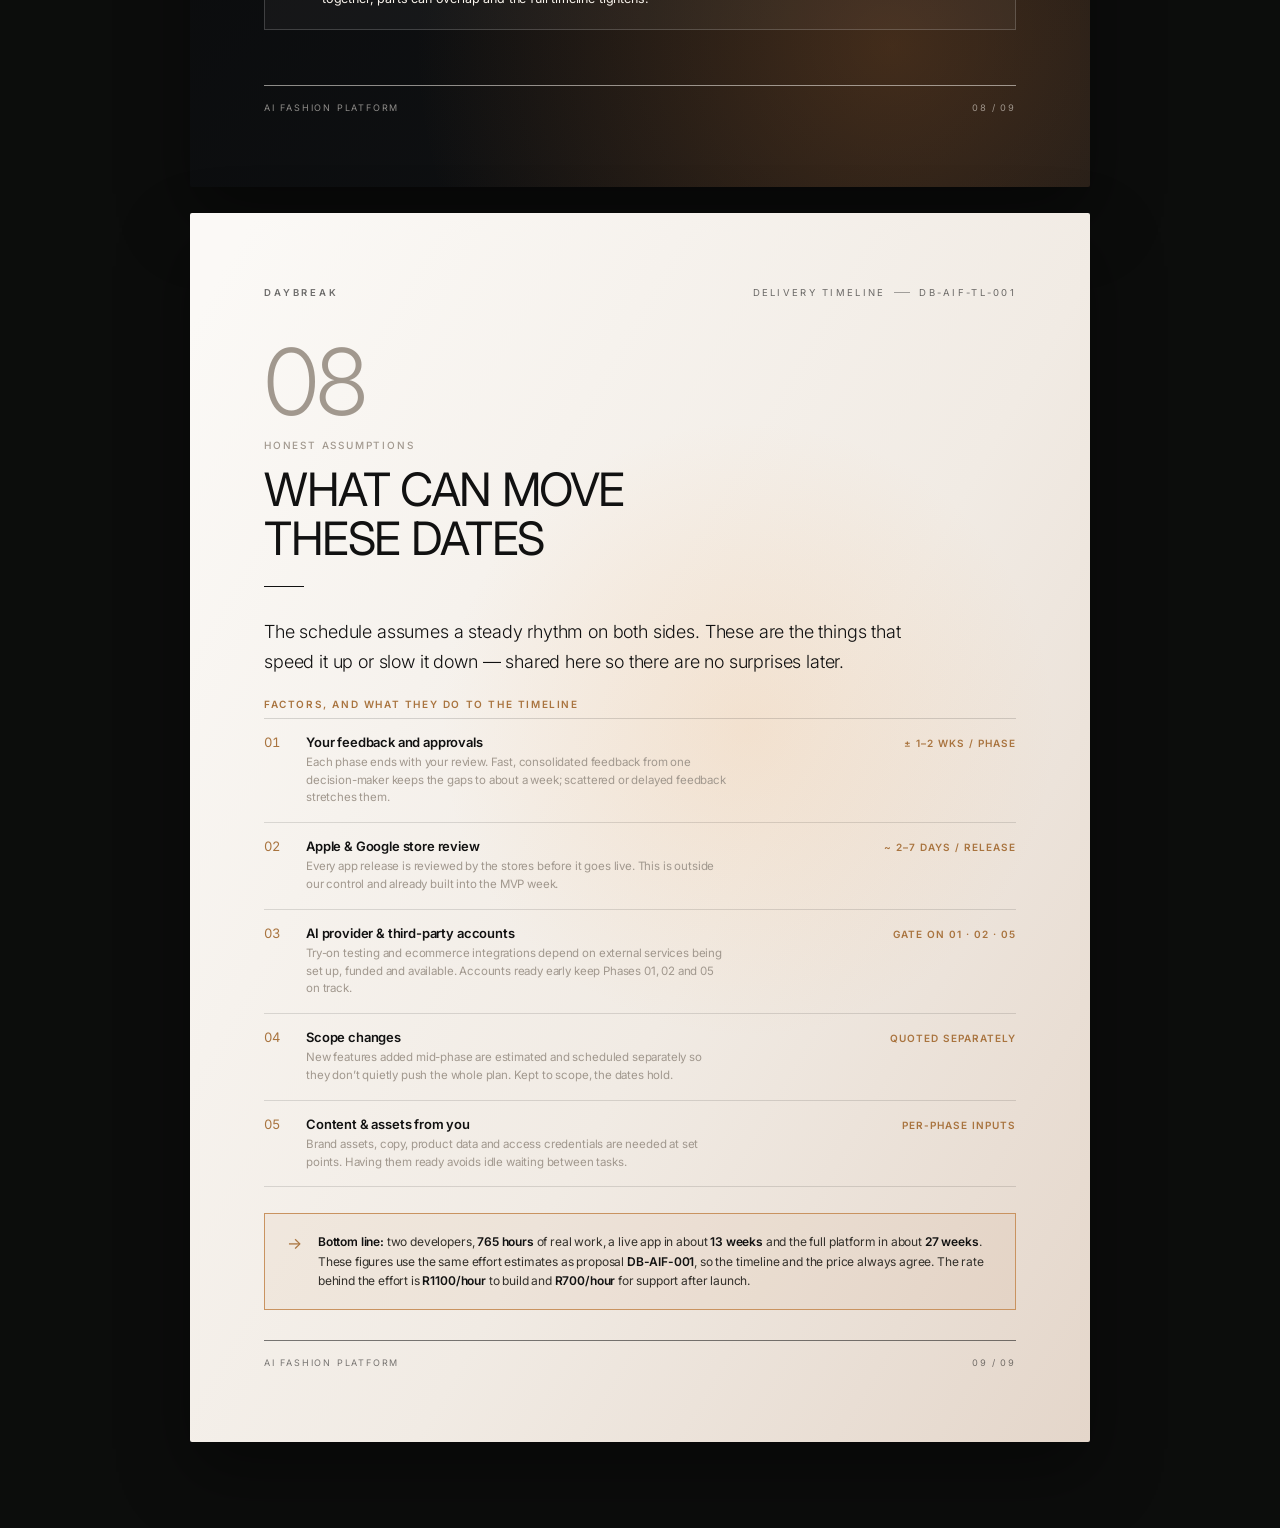
<file: timeline.html>
<!doctype html>
<html lang="en">
  <head>
    <meta charset="utf-8" />
    <meta name="viewport" content="width=device-width, initial-scale=1" />
    <title>Daybreak — AI Fashion Platform Delivery Timeline</title>
    <meta
      name="description"
      content="Daybreak delivery timeline for the AI Fashion Platform — two developers, task-by-task effort and an accurate calendar schedule."
    />
    <link rel="preconnect" href="https://fonts.googleapis.com" />
    <link rel="preconnect" href="https://fonts.gstatic.com" crossorigin />
    <link
      href="https://fonts.googleapis.com/css2?family=Inter:wght@300;400;500;600&display=swap"
      rel="stylesheet"
    />
    <link rel="stylesheet" href="styles.css" />
    <link rel="stylesheet" href="timeline.css" />
  </head>
  <body>
    <!-- fixed chrome -->
    <div class="progress" aria-hidden="true">
      <span id="progressFill"></span>
    </div>

    <header class="topbar">
      <a class="tb-brand" href="#page-1" aria-label="Daybreak — go to cover">
        <span class="brand-mark" aria-hidden="true"></span>
        <span>DAYBREAK</span>
      </a>
      <div class="tb-center">
        <span class="tb-title" id="tbTitle">Cover</span>
        <span class="tb-count"
          ><b id="countCurrent">01</b> / <span id="countTotal">9</span></span
        >
      </div>
      <div class="tb-actions">
        <button class="tb-btn" id="prevPage" aria-label="Previous page">
          ←
        </button>
        <button class="tb-btn" id="nextPage" aria-label="Next page">→</button>
        <button
          class="tb-btn tb-print"
          id="printBtn"
          aria-label="Print or export to PDF"
        >
          <span>PRINT / PDF</span>
        </button>
      </div>
    </header>

    <nav class="sidenav" id="sidenav" aria-label="Timeline contents"></nav>

    <main class="pages" id="pages">
      <!-- 01 · COVER -->
      <article
        class="proposal-page page-light cover"
        id="page-1"
        data-title="Cover"
      >
        <div class="cover-glow" aria-hidden="true"></div>
        <header class="page-head">
          <span class="page-brand">DAYBREAK</span>
          <span class="page-tag">DELIVERY TIMELINE<i></i>20 JULY 2026</span>
        </header>

        <div class="cover-inner" style="margin: auto 0">
          <p class="eyebrow gold">AI FASHION PLATFORM · DELIVERY SCHEDULE</p>
          <h1 class="cover-title">
            <span>How long it</span>
            <span>takes to build —</span>
            <span class="muted">and exactly</span>
            <span class="muted">where the time goes.</span>
          </h1>
          <span class="rule"></span>
          <p class="cover-lead">
            An accurate, task-by-task delivery timeline with
            <strong
              ><span data-fill="devs">2</span> developers working in
              parallel</strong
            >
            — so every week in the schedule is tied to real, named work.
          </p>

          <div class="tl-cover-foot">
            <div class="tl-stat">
              <b><span data-fill="devs">2</span></b>
              <span>Developers<br />working simultaneously</span>
            </div>
            <div class="tl-stat">
              <b><span data-fill="full-hours">765</span> h</b>
              <span>Total build effort<br />across all five phases</span>
            </div>
            <div class="tl-stat warm">
              <b>~<span data-fill="core-calendar">13</span> wks</b>
              <span>To Consumer MVP<br />(Phases 01–03, live app)</span>
            </div>
            <div class="tl-stat">
              <b>~<span data-fill="full-calendar">27</span> wks</b>
              <span>To full platform<br />(Phases 01–05)</span>
            </div>
          </div>
        </div>

        <footer class="page-foot">
          <span>DB-AIF-TL-001</span>
          <span>COMPANION TO PROPOSAL <b>DB-AIF-001</b></span>
        </footer>
      </article>

      <!-- 02 · HOW THIS TIMELINE IS BUILT -->
      <article
        class="proposal-page page-dark"
        id="page-2"
        data-title="How It's Estimated"
        data-num="01"
      >
        <div class="dark-glow" aria-hidden="true"></div>
        <header class="page-head">
          <span class="page-brand">DAYBREAK</span
          ><span class="page-tag">DELIVERY TIMELINE<i></i>DB-AIF-TL-001</span>
        </header>
        <div class="page-inner">
          <span class="sec-num">01</span>
          <p class="eyebrow">THE TWO-DEVELOPER MODEL</p>
          <h2 class="title">Why Two People,<br />and Why This Long</h2>
          <span class="rule"></span>
          <p class="lead measure dim">
            The build is delivered by two developers working at the same time,
            on two different tracks. This is what compresses the calendar — but
            software is not a task where adding people keeps doubling the speed.
            The honest picture is below.
          </p>

          <p class="eyebrow gold spaced">WHO DOES WHAT — AT THE SAME TIME</p>
          <div class="roles-grid">
            <div class="role-card">
              <span class="r-tag">DEVELOPER A</span>
              <h4>Backend, AI &amp; Infrastructure</h4>
              <ul>
                <li>Servers, database, APIs and security</li>
                <li>AI virtual try-on integration &amp; pipeline</li>
                <li>Image storage, processing and cost tracking</li>
                <li>Admin tools, hosting, monitoring, backups</li>
              </ul>
            </div>
            <div class="role-card">
              <span class="r-tag">DEVELOPER B</span>
              <h4>Mobile App &amp; Interface</h4>
              <ul>
                <li>The app the user actually touches</li>
                <li>Screens, navigation and every user flow</li>
                <li>Onboarding, wardrobe, try-on and social UI</li>
                <li>Design system, polish and accessibility</li>
              </ul>
            </div>
          </div>

          <p class="eyebrow gold spaced">
            THE CAPACITY MATH — IN PLAIN NUMBERS
          </p>
          <div class="velo">
            <div>
              <b data-fill="hours-per-dev">35</b>
              <span
                >Focused build hours <em>per developer, per week</em> — a
                40-hour week minus stand-ups, code review and planning</span
              >
            </div>
            <div>
              <b>× <span data-fill="devs">2</span></b>
              <span>Developers on the project <em>at the same time</em></span>
            </div>
            <div>
              <b data-fill="weekly-capacity">70</b>
              <span>Combined build hours delivered <em>each week</em></span>
            </div>
            <div>
              <b data-fill="full-hours">765</b>
              <span
                >Total hours of work to build — the sum of all five phase
                estimates</span
              >
            </div>
          </div>

          <p class="eyebrow gold spaced">
            WHY THE CALENDAR IS LONGER THAN “HOURS ÷ 2”
          </p>
          <div class="method-grid">
            <div class="method-point">
              <b>Work has an order.</b>
              <p>
                The login system must exist before profile screens; the AI must
                be proven before the MVP is built on top of it. Some work simply
                cannot start until earlier work is finished, so it waits — no
                matter how many people are free.
              </p>
            </div>
            <div class="method-point">
              <b>Building is only part of it.</b>
              <p>
                Every feature is also tested, fixed, reviewed by you, and
                revised. AI-provider testing, and Apple/Google store review at
                the end, add real waiting time that no amount of coding removes.
              </p>
            </div>
            <div class="method-point">
              <b>Two people must stay in sync.</b>
              <p>
                The frontend and backend have to meet in the middle and connect.
                That coordination is time well spent — it is why the app works —
                but it means two developers deliver a bit less than two isolated
                people would.
              </p>
            </div>
          </div>

          <div class="callout">
            <span class="co-mark">→</span>
            <p>
              In pure hours the build is about
              <b class="gold" data-fill="pure-weeks">11</b> weeks of combined
              effort. In a real calendar — with dependencies, testing, your
              review cycles and store approvals — it lands at roughly
              <b class="gold"
                ><span data-fill="core-calendar">13</span> weeks to a live
                MVP</b
              >
              and
              <b class="gold"
                ><span data-fill="full-calendar">27</span> weeks to the full
                platform</b
              >. The following pages show every task behind those numbers.
            </p>
          </div>
        </div>
        <footer class="page-foot">
          <span>AI FASHION PLATFORM</span><span class="page-num">02 / 09</span>
        </footer>
      </article>

      <!-- 03 · PHASE 01 -->
      <article
        class="proposal-page page-light"
        id="page-3"
        data-title="Phase 01 · Discovery"
        data-num="02"
      >
        <header class="page-head">
          <span class="page-brand">DAYBREAK</span
          ><span class="page-tag">DELIVERY TIMELINE<i></i>DB-AIF-TL-001</span>
        </header>
        <div class="page-inner">
          <span class="sec-num">02</span>
          <p class="eyebrow">PHASE 01 · DISCOVERY &amp; TECHNICAL VALIDATION</p>
          <h2 class="title">Discovery &amp;<br />Technical Validation</h2>
          <span class="rule"></span>

          <div class="pd-head">
            <div class="pd-title">
              <p class="lead measure" style="margin: 0">
                Before a line of the product is built, we decide exactly what we
                are building, prove the AI can do the job, and remove the
                biggest risks. This is largely joint work — both developers and
                you, together.
              </p>
            </div>
            <div class="pd-metrics">
              <div class="pd-metric">
                <span>Effort</span><b><span data-fill="p1-hours">35</span> h</b>
              </div>
              <div class="pd-metric warm">
                <span>Calendar</span
                ><b>~<span data-fill="p1-weeks">2</span> wks</b>
              </div>
            </div>
          </div>

          <div class="split-bar">
            <i class="sa" style="width: 45.7%"></i>
            <i class="sb" style="width: 25.7%"></i>
            <i class="ss" style="width: 28.6%"></i>
          </div>
          <div class="split-legend">
            <span
              ><i class="la"></i>Developer A · Backend &amp; AI
              <b>16 h</b></span
            >
            <span><i class="lb"></i>Developer B · App &amp; UX <b>9 h</b></span>
            <span
              ><i class="ls"></i>Both · discovery &amp; planning
              <b>10 h</b></span
            >
          </div>

          <div class="task-group">
            <div class="task-group-label">
              THE WORK, TASK BY TASK <em>35 hours total</em>
            </div>
            <div class="task-row">
              <span class="t-who ab">A·B</span>
              <span class="t-name"
                >Discovery workshops &amp; requirements
                <small
                  >Live sessions with you to lock the business goals, target
                  users and MVP feature list</small
                ></span
              ><span class="t-hrs">8 <em>h</em></span>
            </div>
            <div class="task-row">
              <span class="t-who b">B</span>
              <span class="t-name">Competitor &amp; market research</span
              ><span class="t-hrs">4 <em>h</em></span>
            </div>
            <div class="task-row">
              <span class="t-who">A</span>
              <span class="t-name"
                >AI-provider shortlisting &amp; test-account setup</span
              ><span class="t-hrs">4 <em>h</em></span>
            </div>
            <div class="task-row">
              <span class="t-who">A</span>
              <span class="t-name"
                >Virtual try-on quality testing across providers
                <small
                  >Running real photos through FASHN.ai / Google / Amazon-class
                  engines to confirm the output is good enough — includes
                  provider turnaround time</small
                ></span
              ><span class="t-hrs">9 <em>h</em></span>
            </div>
            <div class="task-row">
              <span class="t-who b">B</span>
              <span class="t-name">User journeys &amp; flow mapping</span
              ><span class="t-hrs">5 <em>h</em></span>
            </div>
            <div class="task-row">
              <span class="t-who">A</span>
              <span class="t-name"
                >Technical architecture &amp; stack selection</span
              ><span class="t-hrs">3 <em>h</em></span>
            </div>
            <div class="task-row">
              <span class="t-who ab">A·B</span>
              <span class="t-name"
                >Development roadmap &amp; operating-cost model</span
              ><span class="t-hrs">2 <em>h</em></span>
            </div>
          </div>

          <div class="why-time">
            <span class="co-mark">→</span>
            <p>
              <b>Why ~2 weeks and not a few days:</b> the AI testing depends on
              the providers returning results, and the workshops depend on your
              availability. This is deliberately front-loaded — decisions made
              here save far more time in every phase that follows.
            </p>
          </div>
        </div>
        <footer class="page-foot">
          <span>AI FASHION PLATFORM</span><span class="page-num">03 / 09</span>
        </footer>
      </article>

      <!-- 04 · PHASE 02 -->
      <article
        class="proposal-page page-light"
        id="page-4"
        data-title="Phase 02 · AI Proof of Concept"
        data-num="03"
      >
        <header class="page-head">
          <span class="page-brand">DAYBREAK</span
          ><span class="page-tag">DELIVERY TIMELINE<i></i>DB-AIF-TL-001</span>
        </header>
        <div class="page-inner">
          <span class="sec-num">03</span>
          <p class="eyebrow">PHASE 02 · AI PROOF OF CONCEPT</p>
          <h2 class="title">AI Proof<br />of Concept</h2>
          <span class="rule"></span>

          <div class="pd-head">
            <div class="pd-title">
              <p class="lead measure" style="margin: 0">
                A working slice of the single hardest thing: upload a photo,
                upload a garment, and get a real AI try-on back. Developer A
                builds the engine while Developer B builds the screens around
                it, in parallel.
              </p>
            </div>
            <div class="pd-metrics">
              <div class="pd-metric">
                <span>Effort</span><b><span data-fill="p2-hours">80</span> h</b>
              </div>
              <div class="pd-metric warm">
                <span>Calendar</span
                ><b>~<span data-fill="p2-weeks">2</span> wks</b>
              </div>
            </div>
          </div>

          <div class="split-bar">
            <i class="sa" style="width: 57.5%"></i>
            <i class="sb" style="width: 27.5%"></i>
            <i class="ss" style="width: 15%"></i>
          </div>
          <div class="split-legend">
            <span
              ><i class="la"></i>Developer A · Backend &amp; AI
              <b>46 h</b></span
            >
            <span
              ><i class="lb"></i>Developer B · App &amp; UX <b>22 h</b></span
            >
            <span
              ><i class="ls"></i>Both · integration &amp; QA <b>12 h</b></span
            >
          </div>

          <div class="task-group">
            <div class="task-group-label">
              DEVELOPER A · THE AI ENGINE <em>46 hours</em>
            </div>
            <div class="task-row">
              <span class="t-who">A</span
              ><span class="t-name"
                >Project scaffolding, repos, CI/CD &amp; environments</span
              ><span class="t-hrs">6 <em>h</em></span>
            </div>
            <div class="task-row">
              <span class="t-who">A</span
              ><span class="t-name"
                >Image upload service &amp; secure storage</span
              ><span class="t-hrs">8 <em>h</em></span>
            </div>
            <div class="task-row">
              <span class="t-who">A</span
              ><span class="t-name"
                >Image-quality validation
                <small
                  >pose, blur and resolution checks before spending money on a
                  generation</small
                ></span
              ><span class="t-hrs">8 <em>h</em></span>
            </div>
            <div class="task-row">
              <span class="t-who">A</span
              ><span class="t-name">AI virtual try-on provider integration</span
              ><span class="t-hrs">12 <em>h</em></span>
            </div>
            <div class="task-row">
              <span class="t-who">A</span
              ><span class="t-name"
                >Generation queue + progress / status polling</span
              ><span class="t-hrs">8 <em>h</em></span>
            </div>
            <div class="task-row">
              <span class="t-who">A</span
              ><span class="t-name"
                >API usage &amp; per-image cost tracking</span
              ><span class="t-hrs">4 <em>h</em></span>
            </div>
          </div>

          <div class="task-group">
            <div class="task-group-label">
              DEVELOPER B · THE SCREENS <em>22 hours</em>
            </div>
            <div class="task-row">
              <span class="t-who b">B</span
              ><span class="t-name">Photo &amp; clothing upload interface</span
              ><span class="t-hrs">8 <em>h</em></span>
            </div>
            <div class="task-row">
              <span class="t-who b">B</span
              ><span class="t-name"
                >Progress &amp; generated-result display</span
              ><span class="t-hrs">8 <em>h</em></span>
            </div>
            <div class="task-row">
              <span class="t-who b">B</span
              ><span class="t-name">Basic generation history</span
              ><span class="t-hrs">6 <em>h</em></span>
            </div>
          </div>

          <div class="task-group">
            <div class="task-group-label">
              BOTH · MEETING IN THE MIDDLE <em>12 hours</em>
            </div>
            <div class="task-row">
              <span class="t-who ab">A·B</span
              ><span class="t-name">Retry &amp; error handling</span
              ><span class="t-hrs">6 <em>h</em></span>
            </div>
            <div class="task-row">
              <span class="t-who ab">A·B</span
              ><span class="t-name">Testing, QA &amp; first deployment</span
              ><span class="t-hrs">6 <em>h</em></span>
            </div>
          </div>

          <div class="why-time">
            <span class="co-mark">→</span>
            <p>
              <b>Why it can’t just be halved:</b> Developer B’s result screen
              needs Developer A’s API to exist before it can show anything real.
              The two tracks run together for most of the phase, then join for
              testing — which is why it lands at ~2 weeks rather than one.
            </p>
          </div>
        </div>
        <footer class="page-foot">
          <span>AI FASHION PLATFORM</span><span class="page-num">04 / 09</span>
        </footer>
      </article>

      <!-- 05 · PHASE 03 -->
      <article
        class="proposal-page page-light"
        id="page-5"
        data-title="Phase 03 · Consumer MVP"
        data-num="04"
      >
        <header class="page-head">
          <span class="page-brand">DAYBREAK</span
          ><span class="page-tag">DELIVERY TIMELINE<i></i>DB-AIF-TL-001</span>
        </header>
        <div class="page-inner">
          <span class="sec-num">04</span>
          <p class="eyebrow">PHASE 03 · CONSUMER MVP</p>
          <h2 class="title">Consumer MVP</h2>
          <span class="rule"></span>

          <div class="pd-head">
            <div class="pd-title">
              <p class="lead measure" style="margin: 0">
                The real, launchable app — accounts, wardrobes, production
                try-on, security and an admin panel. This is the largest phase
                by far, and the reason is simply that a real product has a lot
                of moving parts, each of which must be built, secured and
                tested.
              </p>
            </div>
            <div class="pd-metrics">
              <div class="pd-metric">
                <span>Effort</span
                ><b><span data-fill="p3-hours">245</span> h</b>
              </div>
              <div class="pd-metric warm">
                <span>Calendar</span
                ><b>~<span data-fill="p3-weeks">7</span> wks</b>
              </div>
            </div>
          </div>

          <div class="split-bar">
            <i class="sa" style="width: 49%"></i>
            <i class="sb" style="width: 44.5%"></i>
            <i class="ss" style="width: 6.5%"></i>
          </div>
          <div class="split-legend">
            <span
              ><i class="la"></i>Developer A · Backend &amp; AI
              <b>120 h</b></span
            >
            <span
              ><i class="lb"></i>Developer B · App &amp; UX <b>109 h</b></span
            >
            <span><i class="ls"></i>Both · launch &amp; QA <b>16 h</b></span>
          </div>

          <div class="task-group">
            <div class="task-group-label">
              DEVELOPER A · BACKEND, DATA &amp; SECURITY <em>120 hours</em>
            </div>
            <div class="task-row">
              <span class="t-who">A</span
              ><span class="t-name"
                >Registration, login, sessions &amp; password reset</span
              ><span class="t-hrs">16 <em>h</em></span>
            </div>
            <div class="task-row">
              <span class="t-who">A</span
              ><span class="t-name">User profiles &amp; privacy settings</span
              ><span class="t-hrs">10 <em>h</em></span>
            </div>
            <div class="task-row">
              <span class="t-who">A</span
              ><span class="t-name">Digital wardrobe data model &amp; APIs</span
              ><span class="t-hrs">16 <em>h</em></span>
            </div>
            <div class="task-row">
              <span class="t-who">A</span
              ><span class="t-name">Clothing categories &amp; tagging</span
              ><span class="t-hrs">8 <em>h</em></span>
            </div>
            <div class="task-row">
              <span class="t-who">A</span
              ><span class="t-name">Saved clothing &amp; outfits</span
              ><span class="t-hrs">10 <em>h</em></span>
            </div>
            <div class="task-row">
              <span class="t-who">A</span
              ><span class="t-name"
                >Generation history + usage-limit enforcement<small
                  >the free-tier cap that protects you from runaway AI
                  costs</small
                ></span
              ><span class="t-hrs">12 <em>h</em></span>
            </div>
            <div class="task-row">
              <span class="t-who">A</span
              ><span class="t-name">Administration dashboard</span
              ><span class="t-hrs">16 <em>h</em></span>
            </div>
            <div class="task-row">
              <span class="t-who">A</span
              ><span class="t-name"
                >Security controls — rate-limiting, encryption, storage
                rules</span
              ><span class="t-hrs">14 <em>h</em></span>
            </div>
            <div class="task-row">
              <span class="t-who">A</span
              ><span class="t-name">Notifications service (push + email)</span
              ><span class="t-hrs">8 <em>h</em></span>
            </div>
            <div class="task-row">
              <span class="t-who">A</span
              ><span class="t-name"
                >Infrastructure hardening, monitoring &amp; backups</span
              ><span class="t-hrs">10 <em>h</em></span>
            </div>
          </div>

          <div class="task-group">
            <div class="task-group-label">
              DEVELOPER B · THE APP PEOPLE USE <em>109 hours</em>
            </div>
            <div class="task-row">
              <span class="t-who b">B</span
              ><span class="t-name"
                >Design system &amp; app navigation shell</span
              ><span class="t-hrs">16 <em>h</em></span>
            </div>
            <div class="task-row">
              <span class="t-who b">B</span
              ><span class="t-name">Onboarding + photo-onboarding flow</span
              ><span class="t-hrs">14 <em>h</em></span>
            </div>
            <div class="task-row">
              <span class="t-who b">B</span
              ><span class="t-name">Auth &amp; profile screens</span
              ><span class="t-hrs">12 <em>h</em></span>
            </div>
            <div class="task-row">
              <span class="t-who b">B</span
              ><span class="t-name">Production AI try-on screen</span
              ><span class="t-hrs">16 <em>h</em></span>
            </div>
            <div class="task-row">
              <span class="t-who b">B</span
              ><span class="t-name"
                >Digital wardrobe interface (grid, detail, add)</span
              ><span class="t-hrs">16 <em>h</em></span>
            </div>
            <div class="task-row">
              <span class="t-who b">B</span
              ><span class="t-name">Categories &amp; filters UI</span
              ><span class="t-hrs">8 <em>h</em></span>
            </div>
            <div class="task-row">
              <span class="t-who b">B</span
              ><span class="t-name">Saved outfits UI</span
              ><span class="t-hrs">10 <em>h</em></span>
            </div>
            <div class="task-row">
              <span class="t-who b">B</span
              ><span class="t-name">Generation history UI</span
              ><span class="t-hrs">6 <em>h</em></span>
            </div>
            <div class="task-row">
              <span class="t-who b">B</span
              ><span class="t-name">Notifications &amp; settings UI</span
              ><span class="t-hrs">5 <em>h</em></span>
            </div>
            <div class="task-row">
              <span class="t-who b">B</span
              ><span class="t-name"
                >Polish — empty / loading / error states, accessibility</span
              ><span class="t-hrs">6 <em>h</em></span>
            </div>
          </div>

          <div class="task-group">
            <div class="task-group-label">
              BOTH · GETTING IT TO THE STORES <em>16 hours</em>
            </div>
            <div class="task-row">
              <span class="t-who ab">A·B</span
              ><span class="t-name"
                >End-to-end integration &amp; bug-fix cycles</span
              ><span class="t-hrs">10 <em>h</em></span>
            </div>
            <div class="task-row">
              <span class="t-who ab">A·B</span
              ><span class="t-name"
                >Launch prep, store assets &amp; submission</span
              ><span class="t-hrs">6 <em>h</em></span>
            </div>
          </div>

          <div class="why-time">
            <span class="co-mark">→</span>
            <p>
              <b>Why ~7 weeks:</b> even split across two people this is ~230
              hours of parallel work, plus login must land before most screens
              can be finished, plus a full test-and-fix pass, plus roughly a
              week of <b>Apple and Google store review</b> at the end that is
              out of anyone’s hands. That final week is waiting, not building —
              and the app is <b>live</b> at the end of it.
            </p>
          </div>
        </div>
        <footer class="page-foot">
          <span>AI FASHION PLATFORM</span><span class="page-num">05 / 09</span>
        </footer>
      </article>

      <!-- 06 · PHASE 04 -->
      <article
        class="proposal-page page-light"
        id="page-6"
        data-title="Phase 04 · Community"
        data-num="05"
      >
        <header class="page-head">
          <span class="page-brand">DAYBREAK</span
          ><span class="page-tag">DELIVERY TIMELINE<i></i>DB-AIF-TL-001</span>
        </header>
        <div class="page-inner">
          <span class="sec-num">05</span>
          <p class="eyebrow">PHASE 04 · COMMUNITY FEATURES</p>
          <h2 class="title">Community<br />Features</h2>
          <span class="rule"></span>

          <div class="pd-head">
            <div class="pd-title">
              <p class="lead measure" style="margin: 0">
                Turning a personal tool into a social platform: profiles, a
                feed, posts, follows and — critically — the moderation and
                safety tools that have to be in place before any of it goes
                public.
              </p>
            </div>
            <div class="pd-metrics">
              <div class="pd-metric">
                <span>Effort</span
                ><b><span data-fill="p4-hours">135</span> h</b>
              </div>
              <div class="pd-metric warm">
                <span>Calendar</span
                ><b>~<span data-fill="p4-weeks">4</span> wks</b>
              </div>
            </div>
          </div>

          <div class="split-bar">
            <i class="sa" style="width: 53.3%"></i>
            <i class="sb" style="width: 46.7%"></i>
          </div>
          <div class="split-legend">
            <span
              ><i class="la"></i>Developer A · Backend &amp; moderation
              <b>72 h</b></span
            >
            <span
              ><i class="lb"></i>Developer B · Social interface
              <b>63 h</b></span
            >
          </div>

          <div class="task-group">
            <div class="task-group-label">
              DEVELOPER A · THE SOCIAL BACKEND <em>72 hours</em>
            </div>
            <div class="task-row">
              <span class="t-who">A</span
              ><span class="t-name">Public / private profiles backend</span
              ><span class="t-hrs">8 <em>h</em></span>
            </div>
            <div class="task-row">
              <span class="t-who">A</span
              ><span class="t-name"
                >Following &amp; connections graph + APIs</span
              ><span class="t-hrs">12 <em>h</em></span>
            </div>
            <div class="task-row">
              <span class="t-who">A</span
              ><span class="t-name"
                >Social feed backend — ranking &amp; pagination<small
                  >the most demanding piece: deciding what each user sees, fast,
                  at scale</small
                ></span
              ><span class="t-hrs">16 <em>h</em></span>
            </div>
            <div class="task-row">
              <span class="t-who">A</span
              ><span class="t-name">Outfit posts backend + media handling</span
              ><span class="t-hrs">10 <em>h</em></span>
            </div>
            <div class="task-row">
              <span class="t-who">A</span
              ><span class="t-name">Likes, saves &amp; comments backend</span
              ><span class="t-hrs">12 <em>h</em></span>
            </div>
            <div class="task-row">
              <span class="t-who">A</span
              ><span class="t-name"
                >Blocking, reporting &amp; moderation tools</span
              ><span class="t-hrs">14 <em>h</em></span>
            </div>
          </div>

          <div class="task-group">
            <div class="task-group-label">
              DEVELOPER B · THE SOCIAL EXPERIENCE <em>63 hours</em>
            </div>
            <div class="task-row">
              <span class="t-who b">B</span
              ><span class="t-name">Profile screens (public / private)</span
              ><span class="t-hrs">8 <em>h</em></span>
            </div>
            <div class="task-row">
              <span class="t-who b">B</span
              ><span class="t-name">Following / followers UI</span
              ><span class="t-hrs">8 <em>h</em></span>
            </div>
            <div class="task-row">
              <span class="t-who b">B</span
              ><span class="t-name">Social feed UI</span
              ><span class="t-hrs">14 <em>h</em></span>
            </div>
            <div class="task-row">
              <span class="t-who b">B</span
              ><span class="t-name">Outfit post composer</span
              ><span class="t-hrs">10 <em>h</em></span>
            </div>
            <div class="task-row">
              <span class="t-who b">B</span
              ><span class="t-name">Likes, saves &amp; comments UI</span
              ><span class="t-hrs">10 <em>h</em></span>
            </div>
            <div class="task-row">
              <span class="t-who b">B</span
              ><span class="t-name">Influencer profile UI</span
              ><span class="t-hrs">6 <em>h</em></span>
            </div>
            <div class="task-row">
              <span class="t-who b">B</span
              ><span class="t-name"
                >Block / report UI + moderation dashboard</span
              ><span class="t-hrs">7 <em>h</em></span>
            </div>
          </div>

          <div class="why-time">
            <span class="co-mark">→</span>
            <p>
              <b>Why ~4 weeks:</b> the feed is the critical path — the interface
              can’t be finished until the ranking backend behind it works. And
              moderation is non-negotiable: safety and reporting tools must ship
              <em>with</em> the social features, not after, which is time that
              protects you and your users.
            </p>
          </div>
        </div>
        <footer class="page-foot">
          <span>AI FASHION PLATFORM</span><span class="page-num">06 / 09</span>
        </footer>
      </article>

      <!-- 07 · PHASE 05 -->
      <article
        class="proposal-page page-light"
        id="page-7"
        data-title="Phase 05 · Retailer"
        data-num="06"
      >
        <header class="page-head">
          <span class="page-brand">DAYBREAK</span
          ><span class="page-tag">DELIVERY TIMELINE<i></i>DB-AIF-TL-001</span>
        </header>
        <div class="page-inner">
          <span class="sec-num">06</span>
          <p class="eyebrow">PHASE 05 · RETAILER PLATFORM</p>
          <h2 class="title">Retailer<br />Platform</h2>
          <span class="rule"></span>

          <div class="pd-head">
            <div class="pd-title">
              <p class="lead measure" style="margin: 0">
                The commercial engine: retailer accounts, product catalogues,
                live ecommerce integrations, shoppable outfits and analytics. It
                is the biggest phase because it connects your platform to other
                companies’ systems — and those always take the longest.
              </p>
            </div>
            <div class="pd-metrics">
              <div class="pd-metric">
                <span>Effort</span
                ><b><span data-fill="p5-hours">270</span> h</b>
              </div>
              <div class="pd-metric warm">
                <span>Calendar</span
                ><b>~<span data-fill="p5-weeks">8</span> wks</b>
              </div>
            </div>
          </div>

          <div class="split-bar">
            <i class="sa" style="width: 45.9%"></i>
            <i class="sb" style="width: 45.2%"></i>
            <i class="ss" style="width: 8.9%"></i>
          </div>
          <div class="split-legend">
            <span
              ><i class="la"></i>Developer A · Integrations &amp; data
              <b>124 h</b></span
            >
            <span
              ><i class="lb"></i>Developer B · Dashboards &amp; shop UI
              <b>122 h</b></span
            >
            <span
              ><i class="ls"></i>Both · live testing &amp; QA <b>24 h</b></span
            >
          </div>

          <div class="task-group">
            <div class="task-group-label">
              DEVELOPER A · INTEGRATIONS &amp; DATA <em>124 hours</em>
            </div>
            <div class="task-row">
              <span class="t-who">A</span
              ><span class="t-name"
                >Retailer accounts, roles &amp; onboarding</span
              ><span class="t-hrs">14 <em>h</em></span>
            </div>
            <div class="task-row">
              <span class="t-who">A</span
              ><span class="t-name">Product catalogue model + bulk import</span
              ><span class="t-hrs">20 <em>h</em></span>
            </div>
            <div class="task-row">
              <span class="t-who">A</span
              ><span class="t-name"
                >Ecommerce integrations — Shopify / WooCommerce / APIs<small
                  >the long pole: each platform behaves differently and must be
                  tested in its own sandbox</small
                ></span
              ><span class="t-hrs">28 <em>h</em></span>
            </div>
            <div class="task-row">
              <span class="t-who">A</span
              ><span class="t-name"
                >Stock &amp; price sync — scheduled jobs + webhooks</span
              ><span class="t-hrs">20 <em>h</em></span>
            </div>
            <div class="task-row">
              <span class="t-who">A</span
              ><span class="t-name">Affiliate link tracking + attribution</span
              ><span class="t-hrs">16 <em>h</em></span>
            </div>
            <div class="task-row">
              <span class="t-who">A</span
              ><span class="t-name">Discount-code engine</span
              ><span class="t-hrs">10 <em>h</em></span>
            </div>
            <div class="task-row">
              <span class="t-who">A</span
              ><span class="t-name">Retailer analytics backend</span
              ><span class="t-hrs">16 <em>h</em></span>
            </div>
          </div>

          <div class="task-group">
            <div class="task-group-label">
              DEVELOPER B · DASHBOARDS &amp; SHOPPING <em>122 hours</em>
            </div>
            <div class="task-row">
              <span class="t-who b">B</span
              ><span class="t-name">Retailer dashboard shell + auth</span
              ><span class="t-hrs">12 <em>h</em></span>
            </div>
            <div class="task-row">
              <span class="t-who b">B</span
              ><span class="t-name"
                >Catalogue management UI (upload, edit, media)</span
              ><span class="t-hrs">22 <em>h</em></span>
            </div>
            <div class="task-row">
              <span class="t-who b">B</span
              ><span class="t-name">Shoppable-outfit tagging UI</span
              ><span class="t-hrs">20 <em>h</em></span>
            </div>
            <div class="task-row">
              <span class="t-who b">B</span
              ><span class="t-name">Affiliate &amp; discount management UI</span
              ><span class="t-hrs">12 <em>h</em></span>
            </div>
            <div class="task-row">
              <span class="t-who b">B</span
              ><span class="t-name">Retailer analytics dashboards + charts</span
              ><span class="t-hrs">20 <em>h</em></span>
            </div>
            <div class="task-row">
              <span class="t-who b">B</span
              ><span class="t-name">Influencer campaign tools</span
              ><span class="t-hrs">16 <em>h</em></span>
            </div>
            <div class="task-row">
              <span class="t-who b">B</span
              ><span class="t-name"
                >Consumer-side shoppable product screens</span
              ><span class="t-hrs">20 <em>h</em></span>
            </div>
          </div>

          <div class="task-group">
            <div class="task-group-label">
              BOTH · PROVING IT WITH REAL DATA <em>24 hours</em>
            </div>
            <div class="task-row">
              <span class="t-who ab">A·B</span
              ><span class="t-name"
                >Integration testing with live retailer data</span
              ><span class="t-hrs">14 <em>h</em></span>
            </div>
            <div class="task-row">
              <span class="t-who ab">A·B</span
              ><span class="t-name">QA, security review &amp; deployment</span
              ><span class="t-hrs">10 <em>h</em></span>
            </div>
          </div>

          <div class="why-time">
            <span class="co-mark">→</span>
            <p>
              <b>Why ~8 weeks:</b> connecting to outside ecommerce systems means
              working around <em>their</em> rules, rate limits and edge cases —
              the slowest, least predictable kind of software work. It is worth
              doing carefully: a broken price or stock sync would show wrong
              information to real shoppers.
            </p>
          </div>
        </div>
        <footer class="page-foot">
          <span>AI FASHION PLATFORM</span><span class="page-num">07 / 09</span>
        </footer>
      </article>

      <!-- 08 · MASTER SCHEDULE (GANTT) -->
      <article
        class="proposal-page page-dark"
        id="page-8"
        data-title="Master Schedule"
        data-num="07"
      >
        <div class="dark-glow" aria-hidden="true"></div>
        <header class="page-head">
          <span class="page-brand">DAYBREAK</span
          ><span class="page-tag">DELIVERY TIMELINE<i></i>DB-AIF-TL-001</span>
        </header>
        <div class="page-inner">
          <span class="sec-num">07</span>
          <p class="eyebrow">THE WHOLE PICTURE ON ONE PAGE</p>
          <h2 class="title">Master Schedule</h2>
          <span class="rule"></span>
          <p class="lead measure dim">
            Each phase runs after the one before it, because each is approved
            and paid separately and builds on the last. Within every phase, the
            two developer lanes run <b class="gold">at the same time</b>. The
            gaps between phases are your review-and-approval windows.
          </p>

          <div class="gantt">
            <div class="gantt-axis">
              <span style="left: 0%">Month 1</span>
              <span style="left: 16%">2</span>
              <span style="left: 32.1%">3</span>
              <span style="left: 48.1%">4</span>
              <span style="left: 64.1%">5</span>
              <span style="left: 80.1%">6</span>
              <span style="left: 96.3%">7</span>
            </div>

            <div class="gantt-row">
              <div class="gantt-label">
                <b>Phase 01</b><span>Discovery</span>
              </div>
              <div class="gantt-track">
                <div class="gantt-grid">
                  <i style="left: 16%"></i><i style="left: 32.1%"></i
                  ><i style="left: 48.1%"></i><i style="left: 64.1%"></i
                  ><i style="left: 80.1%"></i><i style="left: 96.3%"></i>
                </div>
                <div class="gantt-bar" style="left: 0%; width: 7.4%">
                  <span class="gantt-lane a"></span
                  ><span class="gantt-lane b"></span>
                </div>
              </div>
            </div>

            <div class="gantt-row">
              <div class="gantt-label">
                <b>Phase 02</b><span>AI Proof of Concept</span>
              </div>
              <div class="gantt-track">
                <div class="gantt-grid">
                  <i style="left: 16%"></i><i style="left: 32.1%"></i
                  ><i style="left: 48.1%"></i><i style="left: 64.1%"></i
                  ><i style="left: 80.1%"></i><i style="left: 96.3%"></i>
                </div>
                <div class="gantt-bar" style="left: 11.1%; width: 7.4%">
                  <span class="gantt-lane a"></span
                  ><span class="gantt-lane b"></span>
                </div>
              </div>
            </div>

            <div class="gantt-row">
              <div class="gantt-label">
                <b>Phase 03</b><span>Consumer MVP</span>
              </div>
              <div class="gantt-track">
                <div class="gantt-grid">
                  <i style="left: 16%"></i><i style="left: 32.1%"></i
                  ><i style="left: 48.1%"></i><i style="left: 64.1%"></i
                  ><i style="left: 80.1%"></i><i style="left: 96.3%"></i>
                </div>
                <div class="gantt-bar" style="left: 22.2%; width: 25.9%">
                  <span class="gantt-lane a"></span
                  ><span class="gantt-lane b"></span>
                  <small>7 wks</small>
                </div>
              </div>
            </div>

            <div class="gantt-row">
              <div class="gantt-label">
                <b>Phase 04</b><span>Community</span>
              </div>
              <div class="gantt-track">
                <div class="gantt-grid">
                  <i style="left: 16%"></i><i style="left: 32.1%"></i
                  ><i style="left: 48.1%"></i><i style="left: 64.1%"></i
                  ><i style="left: 80.1%"></i><i style="left: 96.3%"></i>
                </div>
                <div class="gantt-bar ext" style="left: 51.9%; width: 14.8%">
                  <span class="gantt-lane a"></span
                  ><span class="gantt-lane b"></span>
                  <small>4 wks</small>
                </div>
              </div>
            </div>

            <div class="gantt-row">
              <div class="gantt-label">
                <b>Phase 05</b><span>Retailer</span>
              </div>
              <div class="gantt-track">
                <div class="gantt-grid">
                  <i style="left: 16%"></i><i style="left: 32.1%"></i
                  ><i style="left: 48.1%"></i><i style="left: 64.1%"></i
                  ><i style="left: 80.1%"></i><i style="left: 96.3%"></i>
                </div>
                <div class="gantt-bar ext" style="left: 70.4%; width: 29.6%">
                  <span class="gantt-lane a"></span
                  ><span class="gantt-lane b"></span>
                  <small>8 wks</small>
                </div>
              </div>
            </div>

            <div class="gantt-marks">
              <div class="gantt-mark" style="left: 48.1%">
                <b>MVP live</b><i></i
                ><span>~week <span data-fill="core-calendar">13</span></span>
              </div>
              <div class="gantt-mark full" style="left: 99.6%">
                <b>Full platform</b><i></i
                ><span>~week <span data-fill="full-calendar">27</span></span>
              </div>
            </div>

            <div class="gantt-key">
              <span><i class="a"></i>Developer A lane (backend &amp; AI)</span>
              <span
                ><i class="b"></i>Developer B lane (app &amp; interface)</span
              >
              <span><i class="ext"></i>Optional extension — Phases 04–05</span>
            </div>
          </div>

          <div class="callout">
            <span class="co-mark">→</span>
            <p>
              You can stop after the Consumer MVP and have a real, live app at
              roughly
              <b class="gold">week <span data-fill="core-calendar">13</span></b>
              (~<span data-fill="core-months">3.0</span> months). Community and
              Retailer are shown running one after another; if you approve both
              together, parts can overlap and the full timeline tightens.
            </p>
          </div>
        </div>
        <footer class="page-foot">
          <span>AI FASHION PLATFORM</span><span class="page-num">08 / 09</span>
        </footer>
      </article>

      <!-- 09 · WHAT MOVES THE DATES -->
      <article
        class="proposal-page page-light"
        id="page-9"
        data-title="What Moves the Dates"
        data-num="08"
      >
        <header class="page-head">
          <span class="page-brand">DAYBREAK</span
          ><span class="page-tag">DELIVERY TIMELINE<i></i>DB-AIF-TL-001</span>
        </header>
        <div class="page-inner">
          <span class="sec-num">08</span>
          <p class="eyebrow">HONEST ASSUMPTIONS</p>
          <h2 class="title">What Can Move<br />These Dates</h2>
          <span class="rule"></span>
          <p class="lead measure">
            The schedule assumes a steady rhythm on both sides. These are the
            things that speed it up or slow it down — shared here so there are
            no surprises later.
          </p>

          <div class="task-group" style="margin-top: 22px">
            <div class="task-group-label">
              FACTORS, AND WHAT THEY DO TO THE TIMELINE
            </div>
            <div class="factor">
              <span class="f-num">01</span>
              <div class="f-body">
                <strong>Your feedback and approvals</strong>
                <p>
                  Each phase ends with your review. Fast, consolidated feedback
                  from one decision-maker keeps the gaps to about a week;
                  scattered or delayed feedback stretches them.
                </p>
              </div>
              <span class="f-effect">± 1–2 wks / phase</span>
            </div>
            <div class="factor">
              <span class="f-num">02</span>
              <div class="f-body">
                <strong>Apple &amp; Google store review</strong>
                <p>
                  Every app release is reviewed by the stores before it goes
                  live. This is outside our control and already built into the
                  MVP week.
                </p>
              </div>
              <span class="f-effect">~ 2–7 days / release</span>
            </div>
            <div class="factor">
              <span class="f-num">03</span>
              <div class="f-body">
                <strong>AI provider &amp; third-party accounts</strong>
                <p>
                  Try-on testing and ecommerce integrations depend on external
                  services being set up, funded and available. Accounts ready
                  early keep Phases 01, 02 and 05 on track.
                </p>
              </div>
              <span class="f-effect">Gate on 01 · 02 · 05</span>
            </div>
            <div class="factor">
              <span class="f-num">04</span>
              <div class="f-body">
                <strong>Scope changes</strong>
                <p>
                  New features added mid-phase are estimated and scheduled
                  separately so they don’t quietly push the whole plan. Kept to
                  scope, the dates hold.
                </p>
              </div>
              <span class="f-effect">Quoted separately</span>
            </div>
            <div class="factor">
              <span class="f-num">05</span>
              <div class="f-body">
                <strong>Content &amp; assets from you</strong>
                <p>
                  Brand assets, copy, product data and access credentials are
                  needed at set points. Having them ready avoids idle waiting
                  between tasks.
                </p>
              </div>
              <span class="f-effect">Per-phase inputs</span>
            </div>
          </div>

          <div class="why-time">
            <span class="co-mark">→</span>
            <p>
              <b>Bottom line:</b> two developers,
              <b><span data-fill="full-hours">765</span> hours</b>
              of real work, a live app in about
              <b><span data-fill="core-calendar">13</span> weeks</b> and the
              full platform in about
              <b><span data-fill="full-calendar">27</span> weeks</b>. These
              figures use the same effort estimates as proposal
              <b>DB-AIF-001</b>, so the timeline and the price always agree. The
              rate behind the effort is
              <b><span data-fill="build-rate">R1100</span>/hour</b> to build and
              <b><span data-fill="support-rate">R700</span>/hour</b> for support
              after launch.
            </p>
          </div>
        </div>
        <footer class="page-foot">
          <span>AI FASHION PLATFORM</span><span class="page-num">09 / 09</span>
        </footer>
      </article>
    </main>

    <script src="timeline.js"></script>
  </body>
</html>
</file>
<file: styles.css>
/* ============================================================
   DAYBREAK — AI Fashion Platform Proposal
   Inter only · warm paper / ink · single warm-tan accent.
   ============================================================ */

*{box-sizing:border-box}

:root{
  --paper:#f7f3ed;
  --paper-deep:#e8ded3;
  --ink:#111;
  --muted:#a1988e;
  --warm:#c99360;      /* the single accent */
  --warm-deep:#a9743f; /* accent on light backgrounds */
  --dark:#070809;
  --dark-soft:#111315;
  --white:#f8f3ec;
  --sun:#a07548;      /* Daybreak logo mark — sampled from brand reference */

  --page-w:900px;
  --pad:clamp(30px,6vw,74px);
  --topbar-h:60px;

  --sans:"Inter","Helvetica Neue",Arial,sans-serif;
}

html{scroll-behavior:smooth}
body{
  margin:0;font-family:var(--sans);
  background:#0c0d0c;color:var(--ink);
  -webkit-font-smoothing:antialiased;
  padding-top:var(--topbar-h);letter-spacing:-.01em
}

/* ---------- shared type ---------- */
.eyebrow{font-size:10px;letter-spacing:.18em;text-transform:uppercase;font-weight:500;color:var(--muted);margin:0}
.eyebrow.gold{color:var(--warm-deep)}
.page-dark .eyebrow.gold,.split-dark .eyebrow.gold{color:var(--warm)}
.eyebrow.spaced{margin:34px 0 16px}
.rule{display:block;width:40px;height:1px;background:currentColor;opacity:.42;margin:24px 0 30px}
.gold{color:var(--warm)}
.measure{max-width:58ch}
.dim{color:rgba(248,243,236,.72)}

.title{
  font-weight:400;font-size:clamp(27px,3.9vw,46px);
  line-height:1.06;letter-spacing:-.03em;margin:14px 0 0;
  text-transform:uppercase
}
.sec-num{
  display:block;font-weight:300;
  font-size:clamp(48px,7.4vw,92px);line-height:.86;color:var(--muted);
  letter-spacing:-.03em;margin-bottom:18px
}
.page-dark .sec-num{color:rgba(161,152,142,.5)}

.prose p{font-size:15px;line-height:1.7;margin:0 0 16px;color:inherit}
.lead{font-size:clamp(15px,1.5vw,18px);line-height:1.62;font-weight:300;margin:8px 0 0}
.fineprint{font-size:11px;line-height:1.6;color:var(--muted);margin:18px 0 0;max-width:70ch;font-style:italic}
.fineprint.dim{color:rgba(248,243,236,.55)}

/* ============================================================
   FIXED CHROME
   ============================================================ */
.progress{position:fixed;top:0;left:0;right:0;height:2px;z-index:120;background:rgba(0,0,0,.28)}
.progress span{display:block;height:100%;width:0;background:var(--warm);transition:width .3s ease}

.topbar{
  position:fixed;top:2px;left:0;right:0;height:var(--topbar-h);z-index:110;
  display:grid;grid-template-columns:1fr auto 1fr;align-items:center;
  padding:0 clamp(16px,3vw,30px);
  background:linear-gradient(to bottom,rgba(7,8,9,.96),rgba(7,8,9,.82));
  backdrop-filter:blur(16px);
  border-bottom:1px solid rgba(255,255,255,.08);color:var(--white)
}
.tb-brand{display:flex;align-items:center;gap:11px;color:inherit;text-decoration:none;font-size:12px;font-weight:500;letter-spacing:.28em}
.brand-mark{width:15px;height:15px;border:1.4px solid currentColor;border-radius:50%;position:relative;flex:0 0 auto}
.brand-mark:after{content:"";position:absolute;width:7px;height:1.4px;background:currentColor;right:-1px;top:1.5px;transform:rotate(-48deg)}
.brand-mark.dark{border-color:var(--ink)}
.brand-mark.dark:after{background:var(--ink)}

/* Daybreak sunrise mark — icon colour is always the brand sun tone,
   independent of surrounding text colour (white on dark, ink on light). */
.brand-sun{width:22px;height:18px;flex:0 0 auto;color:var(--sun)}
.contact-brand .brand-sun{width:30px;height:24px}

.tb-center{display:flex;flex-direction:column;align-items:center;gap:2px;text-align:center}
.tb-title{font-size:11px;letter-spacing:.14em;text-transform:uppercase;color:var(--white)}
.tb-count{font-size:10px;letter-spacing:.1em;color:var(--muted)}
.tb-count b{color:var(--warm);font-weight:600}

.tb-actions{display:flex;align-items:center;justify-content:flex-end;gap:8px}
.tb-btn{
  height:34px;min-width:34px;padding:0 12px;border-radius:999px;cursor:pointer;
  background:rgba(255,255,255,.07);color:var(--white);border:1px solid rgba(255,255,255,.14);
  font-size:13px;letter-spacing:.08em;display:inline-flex;align-items:center;justify-content:center;
  transition:background .2s,border-color .2s,opacity .2s;font-family:inherit
}
.tb-btn:hover{background:rgba(201,147,96,.26);border-color:var(--warm)}
.tb-btn:disabled{opacity:.32;cursor:default}
.tb-print{font-size:10px;font-weight:500}

/* ---------- side index ---------- */
.sidenav{
  position:fixed;left:20px;top:50%;transform:translateY(-50%);z-index:90;
  display:flex;flex-direction:column;gap:2px;max-height:78vh;overflow:auto;
  padding:6px 4px;scrollbar-width:none
}
.sidenav::-webkit-scrollbar{display:none}
.sidenav-item{
  display:flex;align-items:center;gap:9px;background:none;border:0;cursor:pointer;
  padding:3px 6px;color:rgba(248,243,236,.7);text-align:left;font-family:var(--sans);opacity:.6;
  transition:opacity .2s,color .2s
}
.sidenav-item:hover{opacity:.95}
.sidenav-item.active{opacity:1;color:var(--white)}
.sidenav-tick{width:16px;height:1px;background:currentColor;transition:width .25s ease}
.sidenav-item.active .sidenav-tick{width:28px;background:var(--warm)}
.sidenav-num{font-size:9px;letter-spacing:.08em;font-variant-numeric:tabular-nums;min-width:16px}
.sidenav-label{font-size:9.5px;letter-spacing:.06em;text-transform:uppercase;white-space:nowrap;max-width:0;overflow:hidden;opacity:0;transition:max-width .28s ease,opacity .2s ease}
.sidenav:hover .sidenav-label,.sidenav-item.active .sidenav-label{max-width:180px;opacity:1}

/* ============================================================
   PAGE SCAFFOLD
   ============================================================ */
.pages{display:flex;flex-direction:column;align-items:center;padding:26px 16px 60px}

.proposal-page{
  position:relative;width:min(100%,var(--page-w));min-height:1180px;
  margin:0 auto 26px;padding:var(--pad);overflow:hidden;
  display:flex;flex-direction:column;
  box-shadow:0 30px 70px rgba(0,0,0,.4);border-radius:2px;
  scroll-margin-top:76px
}
.page-light{
  color:var(--ink);
  background:
    radial-gradient(circle at 62% 42%,rgba(244,180,116,.20),transparent 34%),
    linear-gradient(120deg,#fbf9f6 4%,#f1ebe4 58%,#e4d6ca 100%)
}
.page-dark{
  color:var(--white);
  background:
    radial-gradient(circle at 78% 88%,rgba(174,101,43,.32),transparent 38%),
    linear-gradient(135deg,#050607,#121416)
}

.page-head{display:flex;align-items:center;justify-content:space-between;font-size:9.5px;letter-spacing:.24em;text-transform:uppercase;opacity:.6;position:relative;z-index:3}
.page-brand{font-weight:600;letter-spacing:.3em}
.page-tag{display:flex;align-items:center;gap:0}
.page-tag i{display:inline-block;width:16px;height:1px;background:currentColor;margin:0 9px;opacity:.6}

.page-inner{flex:1 1 auto;padding:44px 0 30px;position:relative;z-index:2}

.page-foot{
  display:flex;align-items:center;justify-content:space-between;
  font-size:9px;letter-spacing:.2em;text-transform:uppercase;opacity:.55;
  border-top:1px solid currentColor;padding-top:16px;margin-top:auto;
  position:relative;z-index:3
}
.page-foot .page-num{font-variant-numeric:tabular-nums}

.dark-glow{position:absolute;width:46vw;height:46vw;max-width:600px;max-height:600px;right:-8%;top:6%;
  border-radius:50%;filter:blur(90px);background:radial-gradient(circle,rgba(181,106,48,.34),transparent 66%);pointer-events:none;z-index:1}

/* ============================================================
   COVER
   ============================================================ */
.cover{justify-content:space-between}
.cover-glow{position:absolute;right:-6%;top:2%;width:56%;height:60%;
  background:radial-gradient(circle at 68% 34%,rgba(244,180,116,.42),transparent 62%);filter:blur(30px);pointer-events:none;z-index:0}
.cover-grid{position:relative;z-index:2;flex:1 1 auto;display:grid;grid-template-columns:1.02fr .98fr;align-items:center;gap:clamp(24px,4vw,56px)}
.cover-inner{position:relative;z-index:3}
.cover-title{
  font-weight:400;font-size:clamp(30px,4.1vw,58px);
  line-height:1.02;letter-spacing:-.04em;margin:22px 0 0;
  text-transform:uppercase
}
.cover-title span{display:block}
.cover-title .muted{color:#9e958c}
.cover-lead{max-width:38ch;font-size:clamp(14px,1.4vw,17px);line-height:1.55;font-weight:300;color:#3a352f}
.cover-lead strong{color:var(--ink);font-weight:500}
.cover .rule{background:var(--warm);opacity:.9}
.prepared{display:flex;gap:44px;margin-top:36px}
.prepared span{display:block;font-size:9px;letter-spacing:.2em;color:var(--muted);margin-bottom:7px}
.prepared b{font-size:12px;font-weight:500;letter-spacing:.06em}
.cover-stats{display:flex;gap:32px;margin-top:26px;padding-top:22px;border-top:1px solid rgba(0,0,0,.13);flex-wrap:wrap}
.cover-stats span{display:block;font-size:9px;letter-spacing:.18em;color:var(--muted);margin-bottom:7px}
.cover-stats b{font-size:14px;font-weight:500;font-variant-numeric:tabular-nums;color:var(--ink)}

/* ---- rock + phone stage ---- */
.cover-stage{position:relative;height:100%;min-height:520px;display:flex;align-items:center;justify-content:center}
.editorial-rock{
  position:absolute;left:-8%;right:-12%;bottom:-2%;height:42%;z-index:1;
  background-image:
    radial-gradient(120% 90% at 30% -10%,rgba(255,240,222,.3),transparent 46%),
    linear-gradient(180deg,rgba(0,0,0,0) 20%,rgba(0,0,0,.42) 94%),
    url("assets/stone-still-life.jpg");
  background-size:cover;background-position:center 68%;
  clip-path:polygon(0 62%,7% 44%,16% 28%,27% 16%,40% 8%,55% 5%,69% 7%,80% 13%,89% 24%,96% 42%,100% 62%,100% 100%,0 100%);
  filter:drop-shadow(0 -10px 24px rgba(0,0,0,.14)) saturate(.82) contrast(1.08)
}
.phone-shadow{
  position:absolute;left:50%;bottom:7%;width:56%;height:3.4%;z-index:2;
  transform:translateX(-46%) rotate(2deg);border-radius:50%;
  background:radial-gradient(50% 50% at 50% 50%,rgba(10,6,3,.5),rgba(10,6,3,.22) 50%,transparent 76%);
  filter:blur(6px)
}
.device-cover{
  position:relative;z-index:3;height:min(62vh,520px);aspect-ratio:402/874;
  transform:rotate(2deg);
  filter:drop-shadow(0 22px 22px rgba(60,42,24,.26)) drop-shadow(0 3px 5px rgba(0,0,0,.16))
}

/* ---- device frame ---- */
.device-frame{
  position:relative;width:100%;height:100%;padding:8px;border-radius:46px;
  background:linear-gradient(145deg,#4a4a4c 0%,#0a0a0b 33%,#202022 100%);
  box-shadow:inset 0 0 0 2px rgba(255,255,255,.18),inset 0 0 0 5px #050505
}
.device-frame:before{content:"";position:absolute;left:-2.5px;top:21%;width:3px;height:16%;border-radius:2px;background:linear-gradient(180deg,#3c3c3e 0 42%,transparent 42% 56%,#3c3c3e 56% 100%)}
.device-frame:after{content:"";position:absolute;right:-2.5px;top:27%;width:3px;height:10%;border-radius:2px;background:#3c3c3e}
.device-screen{position:relative;width:100%;height:100%;overflow:hidden;border-radius:39px;background:#d9cec3}
.device-notch{
  position:absolute;z-index:6;top:2.3%;left:50%;transform:translateX(-50%);
  width:29%;height:3.2%;min-height:14px;border-radius:999px;background:#020203;
  box-shadow:0 1px 3px rgba(0,0,0,.35)
}
.device-notch:after{content:"";position:absolute;right:7%;top:50%;transform:translateY(-50%);height:58%;aspect-ratio:1;border-radius:50%;background:radial-gradient(circle at 36% 32%,#20303f,#04060a 68%)}

/* ---- Klear app ---- */
.device-screen.klear{display:flex;flex-direction:column;background:#f6f1ea;color:#161310}
.klear svg{fill:currentColor}
.k-status{flex:0 0 auto;display:flex;align-items:center;justify-content:space-between;padding:6% 8% 1%}
.k-time{font-size:8.5px;font-weight:600}
.k-sys{display:flex;align-items:center;gap:4px}
.k-header{flex:0 0 auto;display:flex;align-items:center;justify-content:space-between;padding:3% 6% 3.5%}
.k-brand{display:flex;align-items:center;gap:6px}
.k-logo{width:15px;height:15px;border-radius:50%;background:linear-gradient(140deg,#e7b787,#c07f45);position:relative;box-shadow:0 2px 5px rgba(178,116,60,.5)}
.k-logo:after{content:"";position:absolute;inset:4px;border:1.4px solid #fff;border-radius:50%;border-right-color:transparent}
.k-word{font-size:15px;font-weight:600;letter-spacing:-.03em}
.k-tools{display:flex;align-items:center;gap:8px}
.k-icon-btn{width:23px;height:23px;border-radius:50%;background:rgba(0,0,0,.05);display:grid;place-items:center}
.k-avatar{width:23px;height:23px;border-radius:50%;background:url("assets/model-beige.jpg") center 20%/cover;box-shadow:0 0 0 1.5px #fff,0 0 0 2.5px rgba(0,0,0,.08)}
.k-hero{position:relative;flex:1 1 auto;margin:1% 5% 0;border-radius:22px;overflow:hidden;background:#c9b8aa;box-shadow:0 12px 26px rgba(60,40,24,.22)}
.k-hero>img{width:100%;height:100%;object-fit:cover;object-position:center 14%;filter:saturate(.8) contrast(1.03)}
.k-badge{position:absolute;top:11px;left:11px;display:flex;align-items:center;gap:5px;padding:5px 9px;border-radius:999px;background:rgba(20,16,12,.5);color:#fff;font-size:7px;font-weight:600;letter-spacing:.14em;backdrop-filter:blur(6px)}
.k-badge i{width:5px;height:5px;border-radius:50%;background:#7fe0a8;box-shadow:0 0 6px #7fe0a8}
.k-side{position:absolute;top:11px;right:11px;display:flex;flex-direction:column;gap:8px}
.k-fab{width:26px;height:26px;border-radius:50%;display:grid;place-items:center;background:rgba(255,255,255,.9);color:#161310;backdrop-filter:blur(6px);box-shadow:0 3px 9px rgba(0,0,0,.18);border:0}
.k-fab-like{color:#d9603f}
.k-card{position:absolute;left:9px;right:9px;bottom:9px;display:flex;align-items:center;justify-content:space-between;gap:8px;padding:8px 9px 8px 11px;border-radius:14px;background:rgba(248,244,238,.86);backdrop-filter:blur(10px);box-shadow:0 6px 16px rgba(0,0,0,.16)}
.k-card-info{display:flex;flex-direction:column;gap:2px;min-width:0}
.k-card-info strong{font-size:9px;font-weight:600;letter-spacing:-.01em;white-space:nowrap;overflow:hidden;text-overflow:ellipsis}
.k-card-info span{font-size:7px;color:#7a716a}
.k-card-info b{color:#161310;font-weight:600}
.k-shop{flex:0 0 auto;padding:7px 13px;border-radius:999px;background:#161310;color:#f6f1ea;font-size:8px;font-weight:600;font-family:inherit;border:0}
.k-rail{flex:0 0 auto;display:flex;align-items:center;gap:7px;padding:4% 6% 2%}
.k-rail span{width:34px;height:44px;border-radius:9px;overflow:hidden;background:#e5ddd3;flex:0 0 auto;box-shadow:0 2px 6px rgba(0,0,0,.08)}
.k-rail img{width:100%;height:100%;object-fit:cover;filter:saturate(.7)}
.k-rail .active{box-shadow:0 0 0 1.6px #c07f45,0 2px 6px rgba(0,0,0,.1)}
.k-rail .k-add{display:grid;place-items:center;background:rgba(0,0,0,.045);color:#8a8178;font-size:16px;font-weight:300}
.k-nav{flex:0 0 auto;display:flex;align-items:center;justify-content:space-between;padding:3% 7% 5%;border-top:1px solid rgba(0,0,0,.06);background:#fbf8f3}
.k-nav span{display:flex;flex-direction:column;align-items:center;gap:3px;color:#b3aaa0;font-size:6px;letter-spacing:.03em}
.k-nav span.active{color:#161310}
.k-nav i{font-style:normal}
.k-nav .k-create{width:30px;height:30px;border-radius:11px;background:linear-gradient(140deg,#161310,#38302a);color:#f6f1ea;display:grid;place-items:center;box-shadow:0 5px 12px rgba(22,19,16,.35);transform:translateY(-3px)}

/* ============================================================
   VISION (page 2)
   ============================================================ */
.vision-grid{display:grid;grid-template-columns:1.25fr .75fr;align-items:start;gap:clamp(24px,4vw,52px)}
.vision-side{display:flex;flex-direction:column;gap:26px;align-items:center;padding-top:60px}
.arched-image{width:100%;max-width:300px;aspect-ratio:3/4.1;border-radius:48% 48% 6px 6px;overflow:hidden;box-shadow:0 24px 55px rgba(80,55,37,.22)}
.arched-image img{width:100%;height:100%;object-fit:cover;object-position:center 30%;filter:saturate(.92)}

.numlist{list-style:none;margin:14px 0 0;padding:0}
.numlist li{display:flex;align-items:baseline;gap:14px;padding:10px 0;font-size:13.5px;border-bottom:1px solid rgba(0,0,0,.1)}
.page-dark .numlist li{border-color:rgba(255,255,255,.09)}
.numlist span{font-size:13px;color:var(--warm-deep);min-width:24px;font-variant-numeric:tabular-nums;font-weight:400}

/* ============================================================
   PHASES (page 3)
   ============================================================ */
.phase{margin-top:30px;border-top:1px solid rgba(0,0,0,.16);padding-top:20px}
.phase header{display:flex;align-items:baseline;justify-content:space-between;gap:20px;flex-wrap:wrap}
.ph-name{display:flex;align-items:baseline;gap:16px;flex-wrap:wrap}
.rm-tag{font-size:10px;letter-spacing:.18em;color:var(--warm-deep);font-weight:500;white-space:nowrap}
.phase h3{font-size:clamp(15px,1.8vw,20px);font-weight:500;letter-spacing:.02em;margin:0}
.ph-meta{display:flex;flex-direction:column;gap:5px;min-width:210px}
.ph-meta-row{display:flex;align-items:baseline;justify-content:space-between;gap:14px;white-space:nowrap}
.ph-meta-row span{font-size:9.5px;letter-spacing:.08em;text-transform:uppercase;color:var(--muted)}
.ph-meta-row b{font-size:13px;font-weight:600;font-variant-numeric:tabular-nums}
.ph-meta-row.ph-onceoff{padding-top:5px;border-top:1px dashed rgba(0,0,0,.16)}
.ph-meta-row.ph-onceoff b{color:var(--ink)}
.ph-meta-row.ph-deposit b{color:var(--warm-deep)}
.phase .cols{margin-top:12px}

/* ============================================================
   PROCESS (page 4, with tree art)
   ============================================================ */
.process-art{
  position:absolute;inset:0;z-index:0;pointer-events:none;
  background:url("assets/dark_tree.jpg") right 62%/cover no-repeat;
  opacity:.85;
  -webkit-mask-image:linear-gradient(90deg,transparent 30%,#000 62%);
  mask-image:linear-gradient(90deg,transparent 30%,#000 62%)
}
.process .page-inner{max-width:62%}

.vtimeline{list-style:none;margin:26px 0 0;padding:0;position:relative}
.vtimeline:before{content:"";position:absolute;left:19px;top:14px;bottom:14px;width:1px;background:rgba(255,255,255,.18)}
.page-light .vtimeline:before{background:rgba(0,0,0,.16)}
.vtimeline li{position:relative;display:grid;grid-template-columns:40px 1fr;gap:24px;align-items:start;padding:11px 0}
.vt-num{width:39px;height:39px;border:1px solid var(--warm);border-radius:50%;display:grid;place-items:center;
  font-size:11px;color:var(--warm);background:var(--dark-soft);z-index:2;font-variant-numeric:tabular-nums}
.page-light .vt-num{background:#fbf9f6}
.vtimeline strong{display:block;font-size:13px;font-weight:600;letter-spacing:.08em;margin-bottom:5px}
.vtimeline p{font-size:12.5px;line-height:1.55;color:rgba(248,243,236,.66);margin:0;max-width:44ch}
.page-light .vtimeline p{color:var(--muted)}

/* ============================================================
   LISTS
   ============================================================ */
.ticklist{list-style:none;margin:14px 0 0;padding:0}
.ticklist li{position:relative;padding:0 0 9px 24px;font-size:13.5px;line-height:1.4}
.ticklist li:before{content:"";position:absolute;left:0;top:6px;width:9px;height:9px;border:1px solid var(--warm);border-radius:50%}
.ticklist li:after{content:"";position:absolute;left:3.4px;top:9.4px;width:3px;height:3px;border-radius:50%;background:var(--warm)}
.ticklist.compact li{padding-bottom:7px;font-size:12.5px}

.cols{list-style:none;margin:14px 0 0;padding:0;columns:2;column-gap:44px}
.cols li{position:relative;padding:0 0 9px 24px;font-size:13px;break-inside:avoid;line-height:1.4}
.cols li:before{content:"";position:absolute;left:0;top:6px;width:8px;height:8px;border:1px solid var(--warm);border-radius:50%}
.cols.tight li{padding-bottom:6px;font-size:12px}
.cols.wide{columns:2}
.cols.dim li,.ticklist.dim li{color:rgba(248,243,236,.8)}

/* dash variant */
.ticklist.dash li:before,.ticklist.dash li:after,.cols.dash li:before{content:none;border:0;background:none}
.ticklist.dash li,.cols.dash li{padding-left:18px}
.ticklist.dash li:before,.cols.dash li:before{content:"–";border:0;width:auto;height:auto;background:none;color:var(--warm);top:0;left:0}

.split-scope{display:grid;grid-template-columns:1.15fr .85fr;gap:38px;margin-top:26px;align-items:start}
.two-scope{display:grid;grid-template-columns:1fr 1fr;gap:38px;margin-top:22px}

/* ============================================================
   COST LIST (page 5)
   ============================================================ */
.cost-list{margin-top:24px;border-top:1px solid rgba(0,0,0,.14)}
.cost-row{display:grid;grid-template-columns:.9fr 1.4fr;gap:24px;padding:14px 0;border-bottom:1px solid rgba(0,0,0,.12)}
.cost-name{font-size:13px;font-weight:500}
.cost-name span{display:block;font-weight:400;font-size:11px;color:var(--muted);margin-top:5px;line-height:1.45;max-width:44ch}
.cost-val{display:flex;flex-wrap:wrap;gap:5px 26px;align-content:start;font-size:12px;font-variant-numeric:tabular-nums}
.cost-val em{display:block;width:100%;font-style:normal;font-size:9px;letter-spacing:.14em;text-transform:uppercase;color:var(--warm-deep);margin-top:4px}
.cost-val em:first-child{margin-top:0}
.cost-val.other{display:block;font-size:11.5px;line-height:1.7;color:#3a352f}

/* ---- why AI is the main cost (page 5) ---- */
.cost-why{margin-top:30px}
.why-grid{display:grid;grid-template-columns:repeat(3,1fr);gap:22px;margin-top:14px}
.why-point{border-top:1px solid rgba(0,0,0,.16);padding-top:14px}
.why-point b{display:block;font-size:12.5px;font-weight:600;margin-bottom:7px;letter-spacing:-.01em}
.why-point p{font-size:11.5px;line-height:1.55;color:var(--muted);margin:0}
.why-point p b{display:inline;font-weight:600;color:var(--ink)}

/* ---- transparent monthly cost driver (page 5) ---- */
.monthly-summary{margin-top:30px;border:1px solid var(--warm);background:rgba(201,147,96,.08);padding:26px 28px}
.tier-band{display:grid;grid-template-columns:1fr auto;grid-template-rows:auto auto;gap:4px 24px;align-items:center;padding:16px 0;border-bottom:1px dashed rgba(0,0,0,.16)}
.tier-band:first-of-type{border-top:1px solid rgba(0,0,0,.16);margin-top:6px}
.tb-head{display:flex;flex-direction:column;gap:3px}
.tb-name{font-size:12px;font-weight:600;letter-spacing:.06em}
.tb-users{font-size:10.5px;color:var(--muted)}
.tb-users b{font-weight:600;color:var(--ink)}
.tb-calc{grid-column:1;font-size:11px;color:var(--warm-deep);font-variant-numeric:tabular-nums;letter-spacing:.01em}
.tb-calc b{font-weight:600}
.tb-rows{grid-column:2;grid-row:1 / span 2;display:flex;flex-direction:column;gap:3px;min-width:190px}
.tb-rows div{display:flex;justify-content:space-between;gap:16px;font-size:11.5px}
.tb-rows span{color:var(--muted)}
.tb-rows b{font-variant-numeric:tabular-nums;font-weight:500}
.tb-total{border-top:1px solid rgba(0,0,0,.16);margin-top:3px;padding-top:5px}
.tb-total span{color:var(--ink)!important;font-weight:500}
.tb-total b{color:var(--warm-deep);font-size:13px}
.unit-econ{display:flex;gap:16px;align-items:flex-start;margin-top:20px;padding-top:18px;border-top:1px solid var(--warm)}
.unit-econ .co-mark{font-size:16px;color:var(--warm-deep);line-height:1.4;flex:0 0 auto}
.unit-econ p{margin:0;font-size:12px;line-height:1.6;color:#33302b}
.unit-econ b{font-weight:600;color:var(--ink)}
.unit-econ em{font-style:italic}
.ms-intro{font-size:12.5px;line-height:1.6;color:#3a352f;margin:12px 0 24px;max-width:66ch}
.ms-intro b{font-weight:600;color:var(--ink)}
.ms-stage{margin-top:6px}
.ms-stage+.ms-stage{margin-top:22px;padding-top:22px;border-top:1px dashed rgba(0,0,0,.16)}
.ms-stage-label{display:block;font-size:9.5px;letter-spacing:.18em;text-transform:uppercase;color:var(--warm-deep);font-weight:600;margin-bottom:6px}
.ms-row{display:flex;justify-content:space-between;align-items:baseline;gap:20px;padding:8px 0;font-size:12px}
.ms-row span{color:var(--muted);max-width:60ch}
.ms-row b{font-variant-numeric:tabular-nums;font-weight:600;white-space:nowrap}
.ms-row.ms-total{margin-top:4px;padding-top:12px;border-top:1px solid rgba(0,0,0,.16)}
.ms-row.ms-total span{color:var(--ink);font-weight:500}
.ms-row.ms-total b{color:var(--warm-deep);font-size:15px}

/* ============================================================
   TOTAL INVESTMENT (page 9)
   ============================================================ */
.ti-block{margin-top:34px}
.ti-block:first-of-type{margin-top:28px}

/* ---- development build-up illustration ---- */
.ti-stack{margin-top:20px}
/* no flex gap and no borders here on purpose: either would be added to the
   percentage widths and knock the segments out of line with their brackets.
   Separators and outlines are inset shadows, which draw without taking space. */
.ti-stack-bar{display:flex;height:34px;border-radius:3px;overflow:hidden}
.ti-seg{position:relative;display:flex;align-items:center;justify-content:center;min-width:0;background:linear-gradient(180deg,var(--warm),var(--warm-deep));box-shadow:inset -2px 0 0 rgba(5,6,7,.85)}
.ti-seg:last-child{box-shadow:none}
.ti-seg span{font-size:10px;font-weight:600;letter-spacing:.06em;color:#241b12;font-variant-numeric:tabular-nums}
/* phases 04–05 are the optional extension — present, but visibly not the MVP */
.ti-seg.ext{background:rgba(255,255,255,.07);box-shadow:inset 0 0 0 1px rgba(201,147,96,.45),inset -2px 0 0 rgba(5,6,7,.85)}
.ti-seg.ext:last-child{box-shadow:inset 0 0 0 1px rgba(201,147,96,.45)}
.ti-seg.ext span{color:var(--warm)}
.ti-brackets{margin-top:7px;display:flex;flex-direction:column;gap:10px}
.ti-bracket{min-width:0}
.ti-bracket i{display:block;height:6px;border:1px solid rgba(201,147,96,.5);border-bottom:0;border-radius:3px 3px 0 0}
.ti-bracket span{display:block;padding-top:5px;font-size:10px;letter-spacing:.04em;color:var(--muted);white-space:nowrap;overflow:hidden;text-overflow:ellipsis}
.ti-bracket b{color:var(--warm);font-weight:500;font-variant-numeric:tabular-nums}
.ti-bracket.full i{border-color:rgba(255,255,255,.28)}
.ti-bracket.full b{color:var(--white)}
.ti-key{display:flex;flex-wrap:wrap;gap:6px 22px;margin-top:14px;padding-top:12px;border-top:1px solid rgba(255,255,255,.1)}
.ti-key-item{display:flex;align-items:center;gap:7px;font-size:10.5px}
.ti-key-item i{width:9px;height:9px;flex:none;border-radius:2px;background:linear-gradient(180deg,var(--warm),var(--warm-deep))}
.ti-key-item.ext i{background:rgba(255,255,255,.07);border:1px solid rgba(201,147,96,.45)}
.ti-key-item span{color:var(--muted)}
.ti-key-item b{font-weight:500;font-variant-numeric:tabular-nums;color:rgba(248,243,236,.9)}

.ti-payee{display:flex;align-items:baseline;flex-wrap:wrap;gap:8px 14px}
.ti-payee .eyebrow{margin:0}
.ti-payee-tag{font-size:9px;letter-spacing:.16em;text-transform:uppercase;font-weight:500;color:var(--white);border:1px solid rgba(255,255,255,.24);padding:4px 9px;white-space:nowrap}
.ti-payee-tag.gold{color:var(--warm);border-color:var(--warm);background:rgba(201,147,96,.1)}
.ti-price-row{display:grid;grid-template-columns:1fr 1fr;gap:16px;margin-top:14px}
.ti-price{border:1px solid var(--warm);background:rgba(201,147,96,.1);padding:18px 20px;display:flex;flex-direction:column;gap:8px}
.ti-price span{font-size:9.5px;letter-spacing:.16em;text-transform:uppercase;color:var(--warm)}
.ti-price b{font-size:clamp(24px,3vw,32px);font-weight:300;letter-spacing:-.03em;font-variant-numeric:tabular-nums;color:var(--white)}
.ti-price.alt{border-color:rgba(255,255,255,.2);background:rgba(255,255,255,.04)}
.ti-price.alt span{color:var(--muted)}
.ti-price.alt b{color:rgba(248,243,236,.85);font-size:clamp(20px,2.4vw,26px)}

.ti-growth{display:grid;grid-template-columns:1fr 1fr;gap:24px;margin-top:16px}
.ti-growth.three{grid-template-columns:repeat(3,1fr);gap:18px}
.ti-growth.four{grid-template-columns:repeat(4,1fr);gap:16px}
/* four-up is too narrow for name and users to share a baseline row — stacking
   them keeps every head one line each, so the bars and totals stay aligned */
.ti-growth.four .ti-stage-head{flex-direction:column;align-items:flex-start;gap:3px}
/* the build stage is the "before it costs anything" column — read it quieter */
.ti-stage.build .ti-stage-name,.ti-stage.build .ti-stage-total b{color:var(--muted)}
.ti-stage{display:flex;flex-direction:column;gap:10px}
.ti-stage-head{display:flex;align-items:baseline;justify-content:space-between;gap:10px}
.ti-stage-name{font-size:12px;font-weight:600;letter-spacing:.04em}
.ti-stage-users{font-size:9px;letter-spacing:.1em;color:var(--muted)}
.ti-bar-track{height:6px;border-radius:999px;background:rgba(255,255,255,.1);overflow:hidden}
.ti-bar{height:100%;border-radius:999px;background:linear-gradient(90deg,var(--warm-deep),var(--warm));width:0;transition:width .8s cubic-bezier(.22,.8,.22,1)}
.ti-stage-figures{border-top:1px solid rgba(255,255,255,.12);padding-top:6px}
.ti-stage-figures div{display:flex;justify-content:space-between;gap:14px;padding:7px 0;font-size:11.5px}
.ti-stage-figures span{color:var(--muted)}
.ti-stage-figures b{font-variant-numeric:tabular-nums;font-weight:500;white-space:nowrap}
.ti-stage-total{margin-top:2px;padding-top:9px!important;border-top:1px solid rgba(255,255,255,.16)}
/* the tiers now carry a single figure — drop the doubled divider line */
.ti-stage-total:only-child{margin-top:0;padding-top:7px!important;border-top:0}
.ti-stage-total span{color:var(--white);font-weight:500}
.ti-stage-total b{color:var(--warm);font-size:14px}


/* ============================================================
   PHASE COST BREAKDOWN (pages 05-06)
   Rendered from script.js so the line items, the consolidation line
   and the phase total are always the same arithmetic. Reuses the
   existing .cost-list row rhythm - only the hours/fee column and the
   total row are new.
   ============================================================ */
.cost-list.breakdown{margin-top:26px}
.cost-list.breakdown .cost-row{padding:13px 0}
/* narrower value column here: it carries two short figures, not prose.
   Below 820px the base .cost-row rule already collapses this to one column. */
@media(min-width:821px){.cost-list.breakdown .cost-row{grid-template-columns:1.6fr .4fr}}
.cost-num{font-style:normal;color:var(--warm-deep);font-variant-numeric:tabular-nums;font-weight:400;margin-right:10px}
.cost-val .cv-h{min-width:78px;font-size:11.5px;color:var(--paper)}
.cost-val b{font-weight:600;color:var(--warm-deep);font-variant-numeric:tabular-nums}
/* the sub-total and consolidation lines are workings, not quoted items */
.cost-row.sub .cost-name,.cost-row.sub .cost-val{color:var(--muted);font-weight:400}
.cost-row.sub .cost-val b{color:var(--muted);font-weight:500}
.cost-row.total{border-bottom:0;border-top:1px solid rgba(0,0,0,.34);padding-top:15px}
.cost-row.total .cost-name{font-size:11px;letter-spacing:.14em;text-transform:uppercase;font-weight:600}
.cost-row.total .cost-val .cv-h{color:var(--paper)}
.cost-row.total .cost-val b{font-size:16px}
/* the two lines carrying genuinely new proprietary Kliya product logic */
.cost-row.feature .cost-name{color:var(--warm-deep)}

/* .why-point is authored for light pages - give it a dark-page border the
   way .callout and .numlist li already have one */
.page-dark .why-point{border-color:rgba(255,255,255,.18)}

/* a [data-fill] holder nested inside a figure must not pick up the muted
   label colour, and long phase names in the payment structure need the same
   stacked head that .ti-growth.four already uses */
.ti-stage-figures b span{color:inherit;font-size:inherit;letter-spacing:inherit}
.ti-growth.stack .ti-stage-head{flex-direction:column;align-items:flex-start;gap:3px}

/* ============================================================
   TERMS (page 7)
   ============================================================ */
.terms-cols{columns:2;column-gap:44px;margin-top:26px}
.term{break-inside:avoid;margin-bottom:19px;padding-top:13px;border-top:1px solid rgba(0,0,0,.13)}
.term h5{font-size:9.5px;letter-spacing:.16em;color:var(--warm-deep);font-weight:600;margin:0 0 7px}
.term p{font-size:11px;line-height:1.6;margin:0;color:#33302b}
.term p+p{margin-top:7px}
/* a materially significant clause — surfaced, not buried in the column flow */
.term.feature{border:1px solid var(--warm);background:rgba(201,147,96,.09);padding:15px 16px}
.term.feature h5{color:var(--warm-deep)}
.term.feature b{font-weight:600;color:var(--ink);font-variant-numeric:tabular-nums;white-space:nowrap}
.term b{font-weight:600}

/* ============================================================
   MAINTENANCE (page 8)
   ============================================================ */
.support-rate{display:grid;grid-template-columns:1fr 1fr;gap:16px;margin:26px 0 8px}
.sr-figure{border:1px solid rgba(0,0,0,.14);padding:22px 20px;background:rgba(255,255,255,.42);display:flex;flex-direction:column;gap:8px}
.sr-figure.alt{background:transparent;border-style:dashed}
.sr-figure>b{font-size:26px;font-weight:300;letter-spacing:-.03em;color:var(--ink);font-variant-numeric:tabular-nums}
.sr-figure>span{font-size:12px;line-height:1.5;color:var(--muted)}
.sr-figure>span b{color:var(--ink);font-weight:500;font-variant-numeric:tabular-nums}

/* ============================================================
   STEPS + PRICE CARD (page 9)
   ============================================================ */
.steps{list-style:none;margin:8px 0 0;padding:0}
.steps li{display:flex;align-items:center;gap:16px;padding:13px 0;border-bottom:1px solid rgba(0,0,0,.12);font-size:14px}
.steps span{font-size:15px;color:var(--warm-deep);min-width:26px;font-variant-numeric:tabular-nums;font-weight:400}

.price-card{border:1px solid rgba(0,0,0,.16);padding:26px;background:rgba(255,255,255,.4)}
.price-card.solid{background:var(--dark-soft);color:var(--white);border-color:transparent}
.pc-label{display:block;font-size:9.5px;letter-spacing:.18em;text-transform:uppercase;color:var(--muted)}
.pc-label.gold,.price-card.solid .pc-label{color:var(--warm)}
.pc-title{display:block;font-size:16px;font-weight:500;letter-spacing:.03em;margin:12px 0 18px;line-height:1.4}
.pc-meta div{display:flex;justify-content:space-between;gap:16px;padding:10px 0;border-top:1px solid rgba(255,255,255,.14);font-size:12px}
.pc-meta span{color:var(--muted)}
.pc-meta b{font-weight:500;font-variant-numeric:tabular-nums;text-align:right}
.pc-meta-total{background:rgba(201,147,96,.12);margin:2px -14px 0;padding:12px 14px!important;border-top:1px solid var(--warm)!important}
.pc-meta-total span{color:var(--white);font-weight:500}
.pc-meta-total b{color:var(--warm);font-size:15px}
.pc-meta-total.alt{background:rgba(255,255,255,.05);border-top:1px dashed rgba(255,255,255,.3)!important;margin-top:0}
.pc-meta-total.alt b{color:var(--white)}

/* ---- client responsibilities (page 9) ---- */
.resp-grid{display:grid;grid-template-columns:1fr 1fr;gap:38px;margin-top:26px}
.callout.emphasis{border-color:var(--warm);background:rgba(201,147,96,.1)}
.callout.emphasis strong{display:block;font-size:13px;font-weight:600;margin-bottom:6px}
.callout.emphasis p{margin:0}

/* ---- acceptance / signatures ---- */
.accept{margin-top:40px}
.sign-grid{display:grid;grid-template-columns:1fr 1fr;gap:44px;margin-top:6px}
.sign-grid.three{grid-template-columns:1fr 1fr 1fr;gap:24px}
.sign-grid.three .sign-block{padding:20px}
.sign-block{border:1px solid rgba(0,0,0,.16);padding:24px;background:rgba(255,255,255,.4)}
.sign-block h5{font-size:10px;letter-spacing:.18em;color:var(--warm-deep);font-weight:600;margin:0 0 18px}
.sig-line{margin-bottom:20px}
.sig-line span{display:block;font-size:9.5px;letter-spacing:.12em;text-transform:uppercase;color:var(--muted);margin-bottom:16px}
.sig-line i{display:block;border-bottom:1px solid rgba(0,0,0,.4)}
.sig-line:last-child{margin-bottom:2px}

/* Fillable text field styled to match the .sig-line hairline exactly, so a
   typed field looks identical to the printable blank it replaces. */
.sig-line input[type="text"],.sig-line input[type="date"]{
  display:block;width:100%;border:0;border-bottom:1px solid rgba(0,0,0,.4);
  background:transparent;padding:0 0 3px;font:inherit;font-size:13px;
  color:var(--ink);font-family:var(--sans)
}
.sig-line input[type="text"]:focus,.sig-line input[type="date"]:focus{outline:0;border-bottom-color:var(--warm-deep)}
.price-card.solid .sig-line input{color:var(--white);border-bottom-color:rgba(255,255,255,.4)}

/* Draw-to-sign pad — canvas the signer draws on with mouse/touch/pen. */
.sig-pad-wrap{position:relative;margin-bottom:4px}
.sig-pad{display:block;width:100%;height:74px;border-bottom:1px solid rgba(0,0,0,.4);background:rgba(0,0,0,.02);cursor:crosshair;touch-action:none}
.sig-pad-hint{position:absolute;left:0;bottom:8px;font-size:10px;color:var(--muted);pointer-events:none;letter-spacing:.04em}
.sig-pad-hint.hidden{display:none}
.sig-clear{margin-top:6px;background:none;border:0;padding:0;font-size:9.5px;letter-spacing:.12em;text-transform:uppercase;color:var(--warm-deep);cursor:pointer;font-family:inherit}
.sig-clear:hover{color:var(--ink)}
.price-card.solid .sig-clear{color:var(--warm)}
.price-card.solid .sig-clear:hover{color:var(--white)}
.price-card.solid .sig-pad{background:rgba(255,255,255,.06);border-bottom-color:rgba(255,255,255,.4)}
@media print{
  .sig-clear{display:none!important}
  .sig-pad-hint{display:none!important}
  .sig-line input[type="text"],.sig-line input[type="date"]{border-bottom-color:rgba(0,0,0,.6)}
}

/* ============================================================
   CALLOUT
   ============================================================ */
.callout{display:flex;gap:18px;align-items:flex-start;margin:30px 0 0;padding:20px 24px;border:1px solid rgba(0,0,0,.16);background:rgba(255,255,255,.4)}
.page-dark .callout{border-color:rgba(255,255,255,.18);background:rgba(255,255,255,.04)}
.co-mark{font-size:16px;color:var(--warm);line-height:1.5;flex:0 0 auto}
.callout p{margin:0;font-size:12.5px;line-height:1.65;max-width:70ch}
.prose a,.callout a,.steps a,.numlist a{color:var(--warm-deep);text-decoration:underline;text-underline-offset:2px}
.page-dark .prose a,.page-dark .callout a{color:var(--warm)}

/* ============================================================
   CLOSING (page 10)
   ============================================================ */
.page-split{flex-direction:row;padding:0;min-height:1180px;overflow:hidden}
.split-dark{flex:1.1;color:var(--white);position:relative;overflow:hidden;
  padding:var(--pad);display:flex;flex-direction:column;justify-content:center;
  background:
    radial-gradient(circle at 78% 88%,rgba(174,101,43,.30),transparent 40%),
    linear-gradient(135deg,#050607,#121416)}
.split-dark:after{content:"";position:absolute;inset:0;z-index:0;pointer-events:none;
  background:linear-gradient(180deg,transparent,rgba(4,5,4,.7) 55%,rgba(4,5,4,.94)),url("assets/stone-still-life.jpg");
  background-size:cover;background-position:center 60%;opacity:.5;
  filter:brightness(.7) sepia(.2) saturate(.85);
  -webkit-mask-image:linear-gradient(180deg,transparent 34%,#000);mask-image:linear-gradient(180deg,transparent 34%,#000)}
.split-dark>*{position:relative;z-index:2}
.split-glow{position:absolute;left:-10%;bottom:-10%;width:70%;height:70%;z-index:1;
  background:radial-gradient(circle,rgba(201,147,96,.38),transparent 65%);filter:blur(60px)}
.contact-title{font-size:clamp(38px,4.8vw,64px);font-weight:400;line-height:1;letter-spacing:-.04em;margin:20px 0 0}
.contact-sub{font-size:14px;line-height:1.65;color:rgba(248,243,236,.72);margin:24px 0 34px;max-width:44ch}
.primary-button{display:inline-flex;align-items:center;gap:16px;align-self:flex-start;
  padding:15px 26px;border:1px solid var(--warm);border-radius:999px;color:var(--white);
  text-decoration:none;font-size:11px;letter-spacing:.2em;transition:background .25s}
.primary-button:hover{background:rgba(201,147,96,.2)}
.primary-button i{font-style:normal;color:var(--warm)}

.split-light{flex:.9;color:var(--ink);
  padding:var(--pad);display:flex;flex-direction:column;justify-content:center;gap:34px;
  background:linear-gradient(120deg,#fbf9f6,#f1ebe4 60%,#e7ddd0)}
.contact-brand{display:flex;align-items:center;gap:14px}
.contact-brand strong{display:block;font-size:15px;letter-spacing:.28em}
.contact-brand span{display:block;font-size:9px;letter-spacing:.24em;color:var(--muted);margin-top:5px}
.contact-lines{display:flex;flex-direction:column;gap:10px}
.contact-lines a,.contact-lines span{color:var(--ink);text-decoration:none;font-size:14px}
.contact-lines a:hover{color:var(--warm-deep)}
.contact-remote strong{display:block;font-size:13px;letter-spacing:.02em;font-weight:500}
.contact-remote span{display:block;font-size:12px;color:var(--muted);margin-top:5px}
.contact-foot{display:flex;justify-content:space-between;font-size:9px;letter-spacing:.2em;text-transform:uppercase;color:var(--muted);border-top:1px solid rgba(0,0,0,.12);padding-top:16px;margin-top:10px}

/* ============================================================
   REVEAL ANIMATION
   ============================================================ */
@media (prefers-reduced-motion:no-preference){
  .page-inner>*,.cover-inner>*,.split-dark>*,.split-light>*{
    opacity:0;transform:translateY(16px);transition:opacity .7s ease,transform .7s cubic-bezier(.22,.8,.22,1)
  }
  .reveal-on .page-inner>*,.reveal-on .cover-inner>*,.reveal-on .split-dark>*,.reveal-on .split-light>*{opacity:1;transform:none}
  .reveal-on .page-inner>*:nth-child(2){transition-delay:.05s}
  .reveal-on .page-inner>*:nth-child(3){transition-delay:.1s}
  .reveal-on .page-inner>*:nth-child(4){transition-delay:.15s}
  .reveal-on .page-inner>*:nth-child(n+5){transition-delay:.2s}
}

/* ============================================================
   RESPONSIVE
   ============================================================ */
@media(max-width:1240px){ .sidenav{display:none} }

@media(max-width:820px){
  :root{--topbar-h:54px}
  .proposal-page{min-height:auto;margin-bottom:16px;padding:34px 26px}
  .page-inner{padding:30px 0 22px}
  .cols,.cols.wide,.terms-cols{columns:1}
  .cover-grid,.vision-grid{grid-template-columns:1fr;gap:8px}
  .cover-stage{min-height:440px;margin-top:12px}
  .device-cover{height:min(56vh,440px)}
  .vision-side{padding-top:8px}
  .arched-image{max-width:240px}
  .two-scope,.split-scope,.sign-grid,.sign-grid.three,.resp-grid,.ti-price-row,.ti-growth,.ti-growth.three,.ti-growth.four,.why-grid{grid-template-columns:1fr;gap:26px}
  .tier-band{grid-template-columns:1fr;gap:8px}
  .tb-rows{grid-column:1;grid-row:auto;min-width:0}
  .support-rate{grid-template-columns:1fr}
  .cost-row{grid-template-columns:1fr;gap:10px}
  .ms-row{flex-direction:column;align-items:flex-start;gap:4px}
  .monthly-summary{padding:20px}
  .phase header{flex-direction:column;gap:6px}
  .process .page-inner{max-width:100%}
  .process-art{opacity:.35}
  .tb-print span{display:none}
  .tb-print:after{content:"⎙"}
  .page-split{flex-direction:column}
  .cover-title{font-size:clamp(28px,7.4vw,44px)}
}

@media(max-width:480px){
  .prepared{flex-direction:column;gap:16px}
  .tb-title{max-width:36vw;overflow:hidden;text-overflow:ellipsis;white-space:nowrap}
}

/* ============================================================
   PRINT / PDF
   ============================================================ */
@media print{
  html,body{background:#fff}
  body{padding-top:0}
  .topbar,.sidenav,.progress{display:none!important}
  .pages{padding:0;display:block}

  /* @page below sets the printer margin to zero, so each sheet is a full
     210×297mm A4 page with no white printer border — the section's own
     background reaches every edge. Every section fills that full 297mm
     sheet (min-height only pads short sections up to a full page; a
     section whose content genuinely runs longer than one sheet still
     spills onto a second). Padding here is the page's own safe margin for
     text, not a printer margin. */
  .proposal-page{
    display:flex;flex-direction:column;width:auto;min-height:297mm;height:auto;
    margin:0;padding:16mm 18mm;
    box-shadow:none;border-radius:0;overflow:visible;
    break-after:page;page-break-after:always;
    -webkit-print-color-adjust:exact;print-color-adjust:exact
  }
  .proposal-page:last-child{break-after:auto;page-break-after:auto}
  /* page-inner keeps whatever display it already has (block, or grid on
     vision-grid-style pages) — only its own top margin goes auto. Paired
     with page-foot's auto top margin, that splits the leftover page height
     into two equal gaps, so short content centres between the header and
     the footer instead of sitting flush under the header. */
  .page-inner{padding:7mm 0 0;flex:0 0 auto;margin-top:auto}
  .page-foot{margin-top:auto;padding-top:16px}
  .cover-glow,.dark-glow,.split-glow{display:none!important}

  /* Cover fills the whole sheet, grid vertically centred within it. */
  .cover .cover-grid{flex:1 1 auto;align-items:center}
  /* keep the phone on the right; drop the decorative stone backdrop + shadow */
  .editorial-rock,.phone-shadow{display:none!important}
  .cover-stage{min-height:0;height:auto}
  .device-cover{height:auto!important;width:min(210px,100%)!important;transform:none!important;filter:none!important;margin:0 auto}

  /* Vision: keep the model image on the right, small. */
  .vision-side{padding-top:0!important}
  .arched-image{max-width:150px!important}

  /* Deterministic print layout — do not depend on the 820px screen breakpoint
     coincidentally matching the ~794px print width. Single column reads cleanly
     on A4 for most blocks; the Limitations lists stay two-up so they fit one
     page, and the signatures stay three-up like a contract. The cover and
     Vision keep two columns so their images sit to the right of the text. */
  .resp-grid,.ti-price-row,.why-grid{grid-template-columns:1fr!important}
  .cover-grid{grid-template-columns:1.1fr .9fr!important;align-items:center}
  .vision-grid{grid-template-columns:1.4fr .6fr!important}
  .two-scope{grid-template-columns:1fr 1fr!important;gap:22px}
  .split-scope{grid-template-columns:1.15fr .85fr!important;gap:30px}
  .sign-grid,.sign-grid.three{grid-template-columns:1fr 1fr 1fr!important;gap:18px}

  /* closing page: stack the two panels rather than forcing a full-height row */
  .page-split{display:block;min-height:297mm}
  .split-dark,.split-light{padding:28px 18mm;min-height:148.5mm;display:flex;flex-direction:column;justify-content:center}

  /* Keep self-contained blocks from being cut across a page boundary. These are
     the units that must never split — a phase, a term, a cost row, a signature
     column, a callout, the signatures row, a two-column list column, etc. They
     are small/medium enough that keeping them whole won't orphan a heading. */
  .term,.phase,.cost-row,.sign-block,.sr-figure,.callout,.why-point,
  .ti-stage,.ti-stage-figures>div,
  .price-card,.tier-band,.resp-grid>div,.vtimeline li,.steps li,.ph-meta,
  .cover-inner,.support-rate,.prepared,.sign-grid,.two-scope>div,
  .split-scope>div,.ti-price-row,.ti-stack,.ti-key,.numlist li,
  .cols li,.ticklist li{break-inside:avoid;page-break-inside:avoid}

  /* Never leave a heading (or its eyebrow) stranded at the foot of a page. */
  .eyebrow,h1,h2,h3,h4,h5,.title,.cover-title,.contact-title,.pc-title,
  .tb-name,.contact-title{break-after:avoid;page-break-after:avoid}

  /* No single dangling first/last line of a paragraph or list item. */
  p,li{orphans:3;widows:3}

  img{max-width:100%!important;height:auto!important;break-inside:avoid}

  .page-inner>*,.cover-inner>*,.split-dark>*,.split-light>*{opacity:1!important;transform:none!important}
}
@page{size:A4;margin:0}
</file>
<file: timeline.css>
/* ============================================================
   DAYBREAK — AI Fashion Platform · Delivery Timeline
   Extends styles.css (same tokens, same paper/ink/warm system).
   Only the timeline-specific components live here.
   ============================================================ */

/* ---------- cover stat band ---------- */
.tl-cover-foot{display:flex;flex-wrap:wrap;gap:14px;margin-top:38px}
.tl-stat{
  flex:1 1 150px;border:1px solid rgba(0,0,0,.16);background:rgba(255,255,255,.4);
  padding:18px 20px;display:flex;flex-direction:column;gap:6px
}
.tl-stat b{font-size:clamp(24px,3vw,32px);font-weight:300;letter-spacing:-.03em;font-variant-numeric:tabular-nums;color:var(--ink)}
.tl-stat span{font-size:9.5px;letter-spacing:.14em;text-transform:uppercase;color:var(--muted);line-height:1.5}
.tl-stat.warm{border-color:var(--warm);background:rgba(201,147,96,.1)}
.tl-stat.warm b{color:var(--warm-deep)}

/* ---------- the two-developer model ---------- */
.roles-grid{display:grid;grid-template-columns:1fr 1fr;gap:18px;margin-top:22px}
.role-card{border-top:2px solid var(--warm);padding-top:14px}
.role-card .r-tag{font-size:9.5px;letter-spacing:.16em;text-transform:uppercase;color:var(--warm-deep);font-weight:600}
.page-dark .role-card .r-tag{color:var(--warm)}
.role-card h4{font-size:15px;font-weight:600;letter-spacing:.01em;margin:6px 0 8px}
.role-card ul{list-style:none;margin:0;padding:0}
.role-card li{font-size:12px;line-height:1.5;padding:4px 0 4px 15px;position:relative;color:inherit}
.role-card li:before{content:"–";position:absolute;left:0;color:var(--warm)}
.page-dark .role-card li{color:rgba(248,243,236,.8)}

/* ---------- estimation method points ---------- */
.method-grid{display:grid;grid-template-columns:repeat(3,1fr);gap:22px;margin-top:16px}
.method-point{border-top:1px solid rgba(255,255,255,.16);padding-top:14px}
.page-light .method-point{border-top-color:rgba(0,0,0,.16)}
.method-point b{display:block;font-size:12.5px;font-weight:600;margin-bottom:7px;letter-spacing:-.01em}
.method-point p{font-size:11.5px;line-height:1.55;color:rgba(248,243,236,.66);margin:0}
.page-light .method-point p{color:var(--muted)}

/* the velocity math strip */
.velo{display:grid;grid-template-columns:repeat(4,1fr);gap:0;margin-top:24px;border:1px solid var(--warm);background:rgba(201,147,96,.08)}
.velo div{padding:16px 16px;border-right:1px solid rgba(201,147,96,.35)}
.velo div:last-child{border-right:0}
.velo b{display:block;font-size:20px;font-weight:300;letter-spacing:-.02em;font-variant-numeric:tabular-nums;color:var(--warm)}
.page-light .velo b{color:var(--warm-deep)}
.velo span{display:block;font-size:10px;line-height:1.5;color:var(--muted);margin-top:5px}
.velo em{font-style:normal;color:inherit;opacity:.9}

/* ============================================================
   PHASE DETAIL PAGES
   ============================================================ */
.pd-head{
  display:grid;grid-template-columns:1fr auto;gap:16px 28px;align-items:end;
  margin-top:8px;padding-bottom:18px;border-bottom:1px solid rgba(0,0,0,.16)
}
.pd-title h3{font-size:clamp(17px,2.1vw,23px);font-weight:500;letter-spacing:.01em;margin:8px 0 0}
.pd-metrics{display:flex;gap:26px;flex-wrap:wrap}
.pd-metric{display:flex;flex-direction:column;gap:3px;text-align:right}
.pd-metric span{font-size:9px;letter-spacing:.12em;text-transform:uppercase;color:var(--muted)}
.pd-metric b{font-size:16px;font-weight:600;font-variant-numeric:tabular-nums;color:var(--ink)}
.pd-metric.warm b{color:var(--warm-deep)}

/* per-developer effort split bar */
.split-bar{display:flex;height:12px;border-radius:3px;overflow:hidden;margin-top:20px}
.split-bar i{display:block;height:100%}
.split-bar .sa{background:linear-gradient(180deg,var(--warm),var(--warm-deep))}
.split-bar .sb{background:rgba(0,0,0,.32)}
.split-bar .ss{background:repeating-linear-gradient(45deg,var(--muted),var(--muted) 4px,transparent 4px,transparent 8px)}
.split-legend{display:flex;flex-wrap:wrap;gap:6px 22px;margin-top:9px}
.split-legend span{display:flex;align-items:center;gap:7px;font-size:10.5px;color:var(--muted)}
.split-legend i{width:11px;height:11px;border-radius:2px;flex:none}
.split-legend .la{background:linear-gradient(180deg,var(--warm),var(--warm-deep))}
.split-legend .lb{background:rgba(0,0,0,.32)}
.split-legend .ls{background:repeating-linear-gradient(45deg,var(--muted),var(--muted) 3px,transparent 3px,transparent 6px)}
.split-legend b{color:var(--ink);font-weight:600;font-variant-numeric:tabular-nums}

/* task table */
.task-group{margin-top:24px}
.task-group-label{display:flex;align-items:baseline;justify-content:space-between;gap:12px;
  font-size:10px;letter-spacing:.16em;text-transform:uppercase;color:var(--warm-deep);font-weight:600;
  padding-bottom:8px;border-bottom:1px solid rgba(0,0,0,.14)}
.task-group-label em{font-style:normal;color:var(--muted);font-weight:400;letter-spacing:.08em}
.task-row{display:grid;grid-template-columns:30px 1fr auto;gap:14px;align-items:baseline;
  padding:9px 0;border-bottom:1px solid rgba(0,0,0,.08);font-size:12.5px}
.task-row .t-who{
  font-size:8.5px;font-weight:700;letter-spacing:.04em;color:var(--warm-deep);
  border:1px solid rgba(169,116,63,.5);border-radius:3px;padding:2px 0;text-align:center;
  font-variant-numeric:tabular-nums
}
.task-row .t-who.b{color:#3a352f;border-color:rgba(0,0,0,.28)}
.task-row .t-who.ab{color:var(--muted);border-color:rgba(0,0,0,.2)}
.task-row .t-name{line-height:1.45}
.task-row .t-name small{display:block;font-size:10.5px;color:var(--muted);margin-top:2px;line-height:1.4}
.task-row .t-hrs{font-variant-numeric:tabular-nums;font-weight:600;white-space:nowrap;color:var(--ink)}
.task-row .t-hrs em{font-style:normal;font-weight:400;color:var(--muted);font-size:10px}

/* "why it takes this long" note */
.why-time{display:flex;gap:16px;align-items:flex-start;margin-top:26px;padding:18px 22px;
  border:1px solid var(--warm);background:rgba(201,147,96,.09)}
.why-time .co-mark{font-size:16px;color:var(--warm-deep);line-height:1.4;flex:0 0 auto}
.why-time p{margin:0;font-size:12px;line-height:1.62;color:#33302b}
.why-time b{font-weight:600;color:var(--ink)}

/* ============================================================
   MASTER SCHEDULE — GANTT
   ============================================================ */
.gantt{margin-top:24px}
.gantt-axis{position:relative;height:20px;margin-left:118px;border-bottom:1px solid rgba(255,255,255,.2)}
.gantt-axis span{position:absolute;top:0;transform:translateX(-50%);font-size:9px;letter-spacing:.08em;
  color:var(--muted);font-variant-numeric:tabular-nums}
.gantt-axis span:before{content:"";position:absolute;left:50%;top:16px;width:1px;height:5px;background:rgba(255,255,255,.2)}

.gantt-row{display:grid;grid-template-columns:118px 1fr;align-items:center;gap:0;
  padding:10px 0;border-bottom:1px solid rgba(255,255,255,.08)}
.gantt-label{display:flex;flex-direction:column;gap:2px;padding-right:14px}
.gantt-label b{font-size:11px;font-weight:600;letter-spacing:.04em}
.gantt-label span{font-size:9px;letter-spacing:.06em;color:var(--muted)}
.gantt-track{position:relative;height:32px}
/* faint month gridlines behind every bar */
.gantt-grid{position:absolute;inset:0;pointer-events:none}
.gantt-grid i{position:absolute;top:-6px;bottom:-6px;width:1px;background:rgba(255,255,255,.07)}

.gantt-bar{position:absolute;top:0;height:100%;border-radius:4px;overflow:hidden;
  background:rgba(201,147,96,.14);border:1px solid rgba(201,147,96,.5);
  display:flex;flex-direction:column;justify-content:center;gap:3px;padding:0 4px}
.gantt-bar.ext{border-color:rgba(255,255,255,.28);background:rgba(255,255,255,.05)}
/* the two developer lanes inside a phase bar — this is the "simultaneous" story */
.gantt-lane{height:5px;border-radius:999px}
.gantt-lane.a{background:linear-gradient(90deg,var(--warm-deep),var(--warm))}
.gantt-lane.b{background:rgba(248,243,236,.55)}
.gantt-bar small{position:absolute;right:6px;top:50%;transform:translateY(-50%);
  font-size:8.5px;letter-spacing:.08em;color:var(--warm);font-variant-numeric:tabular-nums;font-weight:600}
.gantt-bar.ext small{color:rgba(248,243,236,.75)}

/* milestone markers */
.gantt-marks{position:relative;margin-left:118px;height:52px;margin-top:6px}
.gantt-mark{position:absolute;top:0;bottom:0;transform:translateX(-50%);
  display:flex;flex-direction:column;align-items:center;gap:6px}
.gantt-mark i{width:1px;flex:1;background:var(--warm)}
.gantt-mark.full i{background:rgba(248,243,236,.5)}
.gantt-mark b{font-size:9px;letter-spacing:.1em;text-transform:uppercase;color:var(--warm);
  writing-mode:horizontal-tb;white-space:nowrap;font-weight:600}
.gantt-mark.full b{color:var(--white)}
.gantt-mark span{font-size:8.5px;color:var(--muted);font-variant-numeric:tabular-nums}

.gantt-key{display:flex;flex-wrap:wrap;gap:8px 24px;margin-top:22px;padding-top:14px;border-top:1px solid rgba(255,255,255,.12)}
.gantt-key span{display:flex;align-items:center;gap:8px;font-size:10.5px;color:var(--muted)}
.gantt-key i{width:16px;height:5px;border-radius:999px;flex:none}
.gantt-key i.a{background:linear-gradient(90deg,var(--warm-deep),var(--warm))}
.gantt-key i.b{background:rgba(248,243,236,.55)}
.gantt-key i.ext{height:12px;width:12px;border-radius:2px;background:rgba(255,255,255,.05);border:1px solid rgba(255,255,255,.28)}

/* ============================================================
   FACTORS PAGE
   ============================================================ */
.factor{display:grid;grid-template-columns:26px 1fr auto;gap:16px;align-items:baseline;
  padding:15px 0;border-bottom:1px solid rgba(0,0,0,.12)}
.factor .f-num{font-size:13px;color:var(--warm-deep);font-variant-numeric:tabular-nums}
.factor .f-body strong{display:block;font-size:13px;font-weight:600;margin-bottom:4px}
.factor .f-body p{margin:0;font-size:11.5px;line-height:1.55;color:var(--muted);max-width:60ch}
.factor .f-effect{font-size:10px;letter-spacing:.1em;text-transform:uppercase;color:var(--warm-deep);
  white-space:nowrap;text-align:right;font-weight:600}

@media(max-width:820px){
  .roles-grid,.method-grid,.velo{grid-template-columns:1fr}
  .velo div{border-right:0;border-bottom:1px solid rgba(201,147,96,.35)}
  .velo div:last-child{border-bottom:0}
  .pd-head{grid-template-columns:1fr}
  .pd-metric{text-align:left}
  .gantt-axis,.gantt-marks{margin-left:0}
  .gantt-row{grid-template-columns:1fr;gap:8px}
  .gantt-label{flex-direction:row;gap:8px;align-items:baseline}
  .factor{grid-template-columns:20px 1fr}
  .factor .f-effect{grid-column:2;text-align:left;margin-top:4px}
}

@media print{
  .tl-stat,.velo,.why-time{-webkit-print-color-adjust:exact;print-color-adjust:exact}
  .task-group,.factor,.gantt-row{break-inside:avoid}
}
</file>
